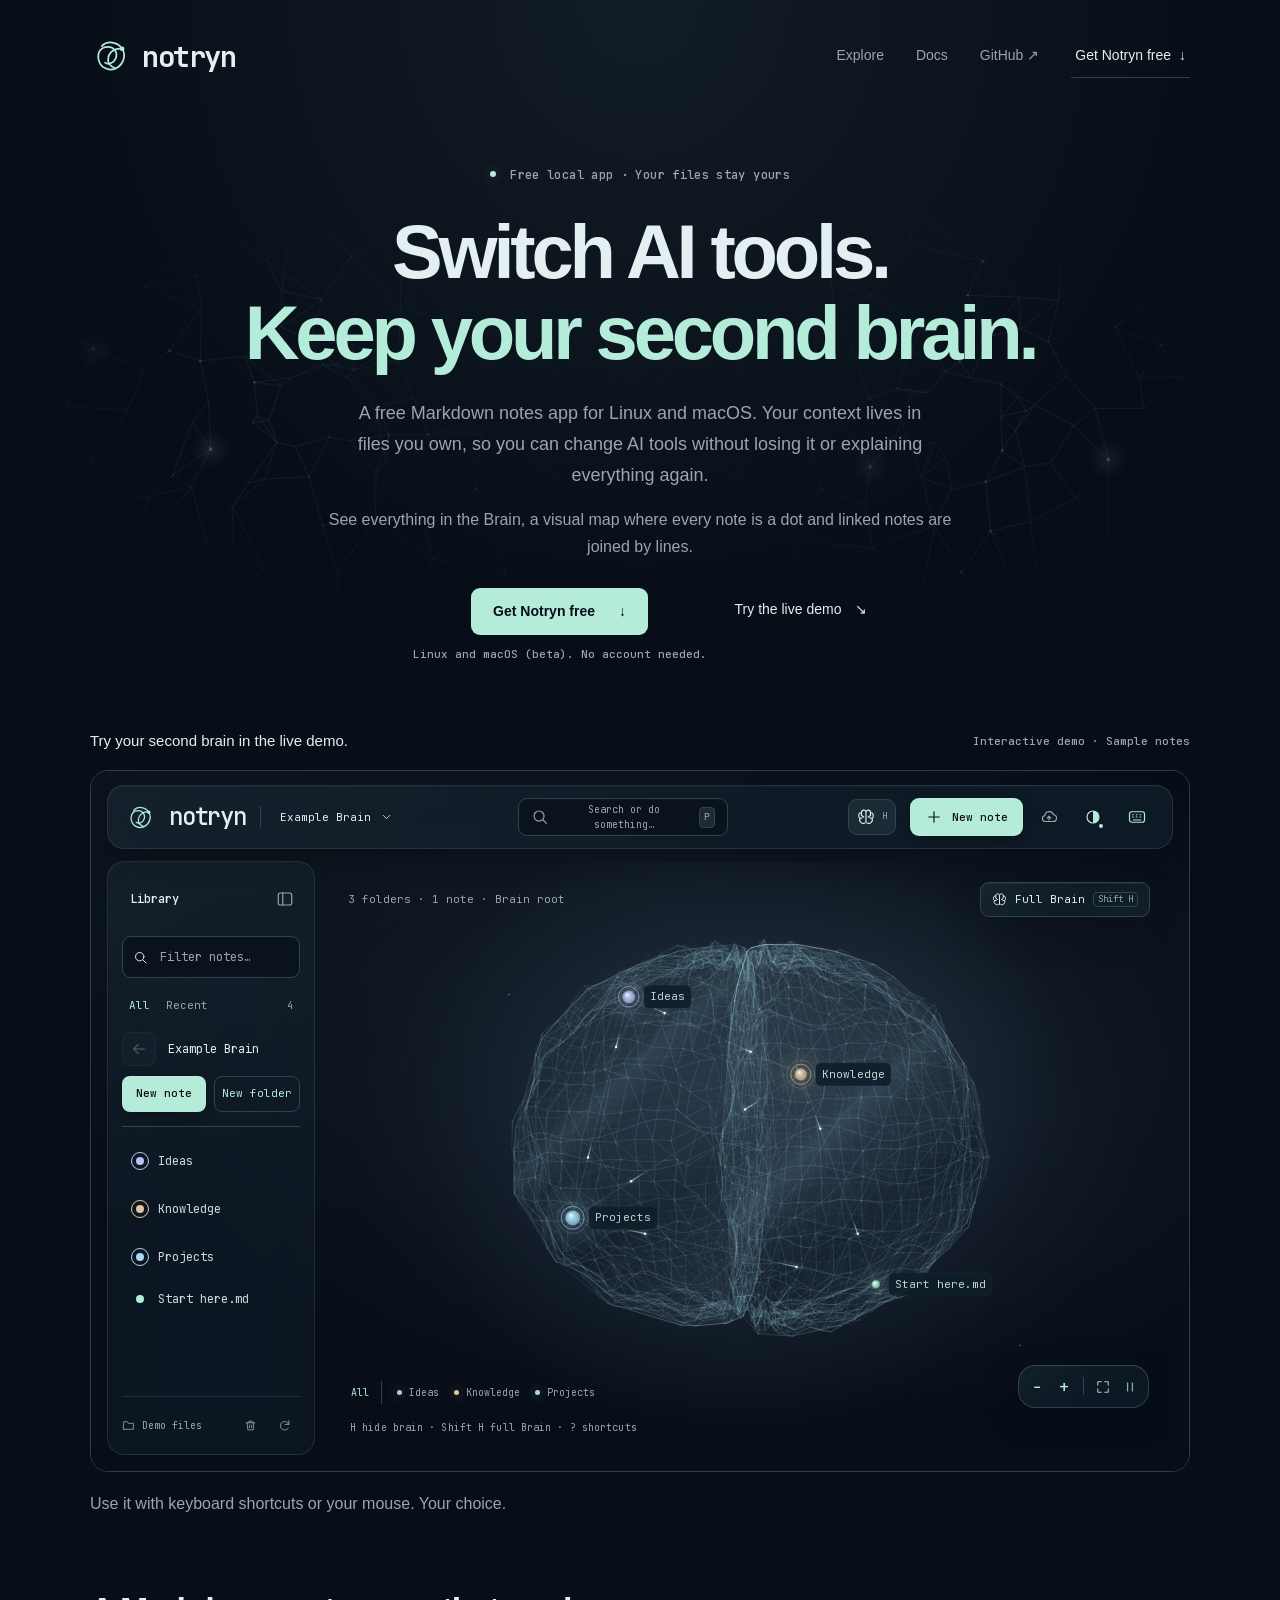
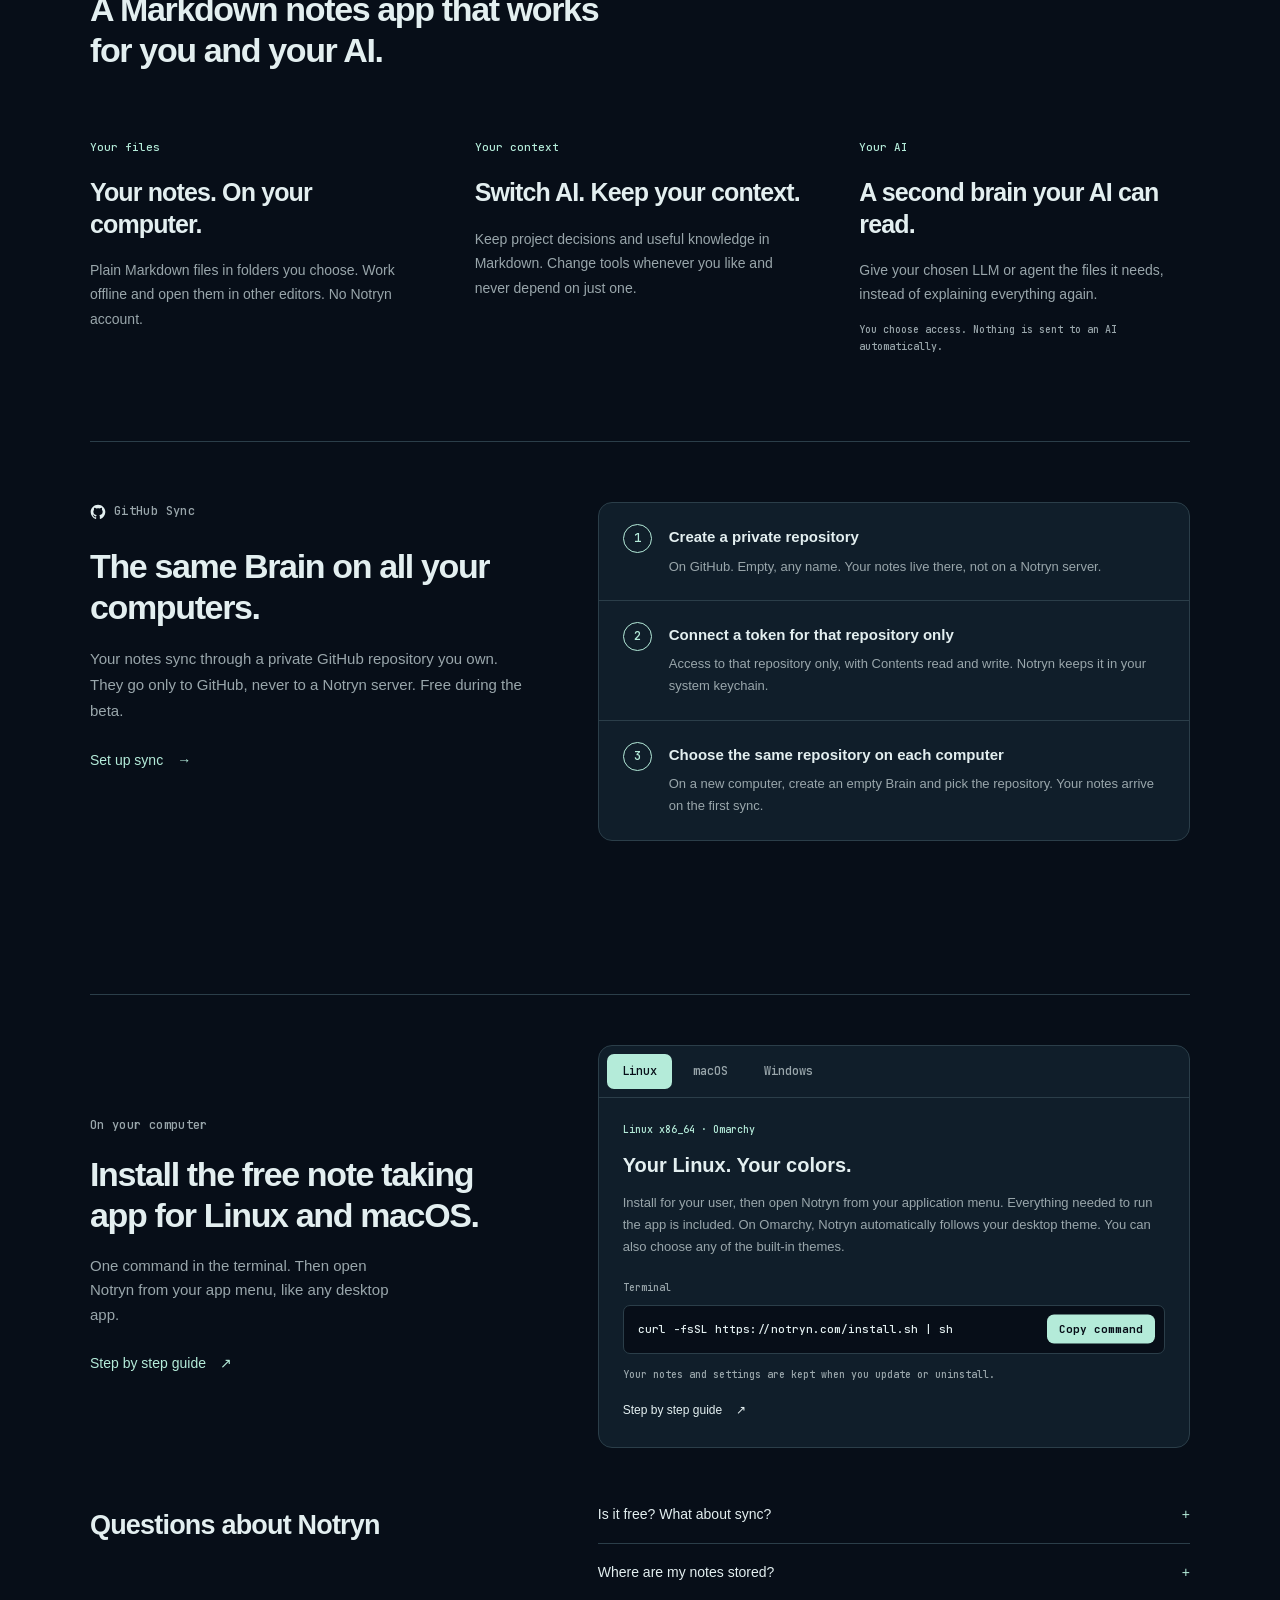
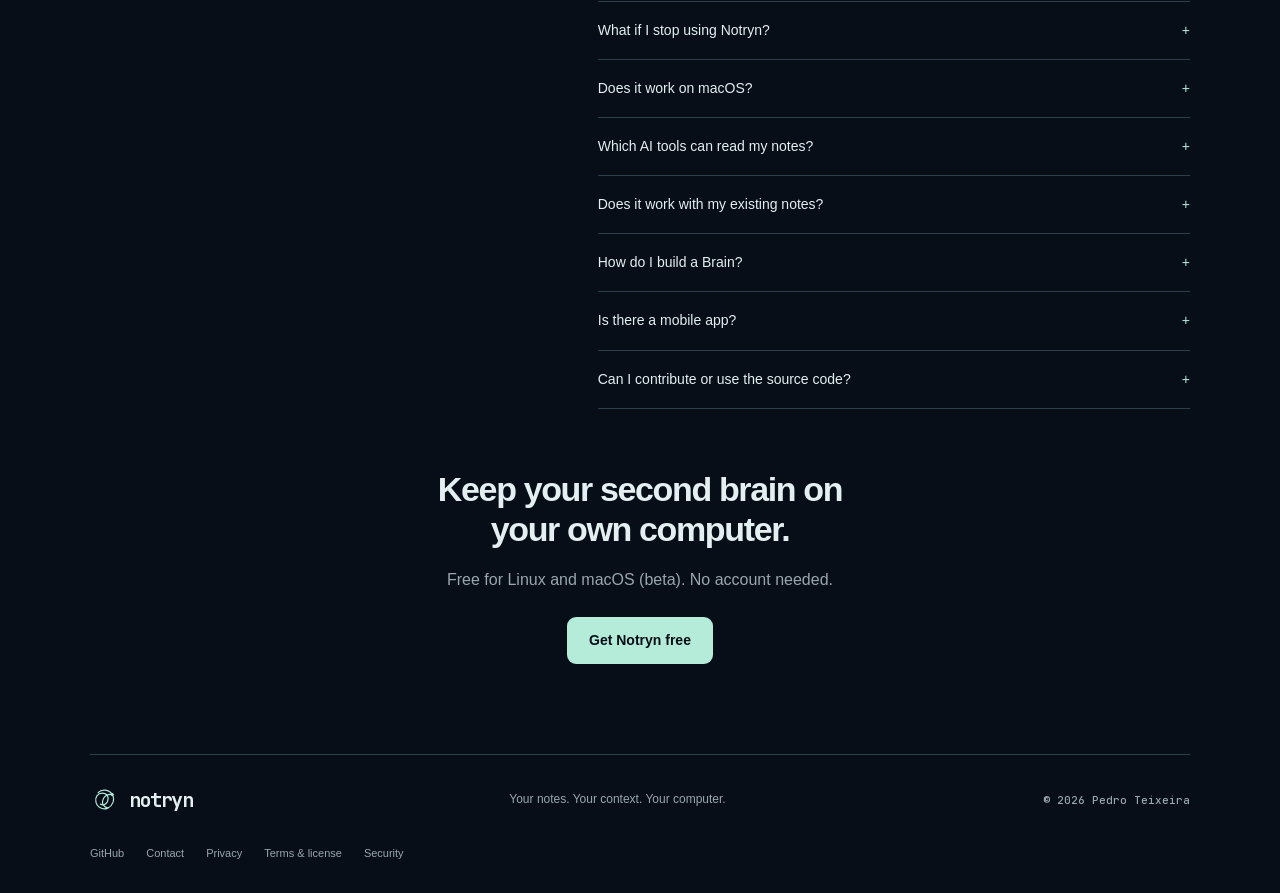
<file: index.html>
<!doctype html>
<html lang="en">
<head>
  <meta charset="utf-8"><meta name="viewport" content="width=device-width,initial-scale=1">
  <meta name="theme-color" content="#070e18">
  <meta name="description" content="Free second brain app for your AI tools. Local Markdown notes on Linux and macOS, a visual Brain map and GitHub sync across all your computers.">
  <title>Notryn: Second Brain App for Your AI | Free Markdown Notes</title>
  <meta property="og:type" content="website"><meta property="og:site_name" content="Notryn"><meta property="og:url" content="https://notryn.com/">
  <meta property="og:title" content="Notryn: Second Brain App for Your AI | Free Markdown Notes"><meta property="og:description" content="Free second brain app for your AI tools. Local Markdown notes on Linux and macOS, a visual Brain map and GitHub sync across all your computers.">
  <meta property="og:image" content="https://notryn.com/assets/notryn-card.png?v=20261003"><meta property="og:image:width" content="1200"><meta property="og:image:height" content="630"><meta property="og:image:alt" content="Notryn: One second brain for all your AI tools."><meta property="og:locale" content="en_US">
  <meta name="twitter:card" content="summary_large_image">
  <meta name="twitter:title" content="Notryn: Second Brain App for Your AI | Free Markdown Notes">
  <meta name="twitter:description" content="Free second brain app for your AI tools. Local Markdown notes on Linux and macOS, a visual Brain map and GitHub sync across all your computers.">
  <meta name="twitter:image" content="https://notryn.com/assets/notryn-card.png?v=20261003">
  <meta name="twitter:image:alt" content="Notryn: One second brain for all your AI tools.">
  <link rel="icon" href="assets/favicon.svg" type="image/svg+xml">
  <script src="assets/runtime/theme-core.js"></script><script src="theme.js"></script>
  <link rel="stylesheet" href="styles.css"><script defer src="page.js"></script>
<script type="application/ld+json">[{"@context": "https://schema.org", "@type": "Organization", "@id": "https://notryn.com/#organization", "name": "Notryn", "url": "https://notryn.com/", "founder": {"@type": "Person", "name": "Pedro Teixeira"}, "sameAs": ["https://github.com/pedromst/notryn"]}, {"@context": "https://schema.org", "@type": "WebSite", "@id": "https://notryn.com/#website", "name": "Notryn", "url": "https://notryn.com/", "inLanguage": "en", "publisher": {"@id": "https://notryn.com/#organization"}}, {"@context": "https://schema.org", "@type": "SoftwareApplication", "@id": "https://notryn.com/#app", "name": "Notryn", "url": "https://notryn.com/", "description": "Free second brain app for your AI tools. Local Markdown notes on Linux and macOS, a visual Brain map and GitHub sync across all your computers.", "applicationCategory": "ProductivityApplication", "applicationSubCategory": "Markdown note taking app", "operatingSystem": "Linux, macOS", "softwareVersion": "0.2.0-beta.14", "downloadUrl": "https://notryn.com/#install", "installUrl": "https://notryn.com/guide.html", "image": "https://notryn.com/assets/notryn-card.png?v=20261003", "screenshot": "https://notryn.com/assets/notryn-card.png?v=20261003", "featureList": ["Local Markdown files you own", "Wiki links and Markdown links between notes", "Brain: a visual map of linked notes", "GitHub Sync through a private repository you own", "Keyboard shortcuts and command menu", "No account needed"], "offers": {"@type": "Offer", "price": "0", "priceCurrency": "USD"}, "author": {"@type": "Person", "name": "Pedro Teixeira"}, "publisher": {"@id": "https://notryn.com/#organization"}}, {"@context": "https://schema.org", "@type": "FAQPage", "mainEntity": [{"@type": "Question", "name": "Is it free? What about sync?", "acceptedAnswer": {"@type": "Answer", "text": "The app itself stays free. To keep a Brain the same on several computers, connect it to a private GitHub repository you own. Your notes go only to GitHub, never to a Notryn server, and no Notryn account is needed. Free during the beta. Later, sync may become an optional paid feature at a low price, with a one-time option."}}, {"@type": "Question", "name": "Where are my notes stored?", "acceptedAnswer": {"@type": "Answer", "text": "On your computer, as Markdown files in the folders you choose. Normal note taking does not send your notes to Notryn or to an AI provider. If you turn on GitHub Sync, they also go to your own private GitHub repository."}}, {"@type": "Question", "name": "What if I stop using Notryn?", "acceptedAnswer": {"@type": "Answer", "text": "Your notes are ordinary Markdown files, so you can open them in other editors. If you uninstall, your notes, connected folders and settings are kept. If you use sync, your notes stay in your GitHub repository."}}, {"@type": "Question", "name": "Does it work on macOS?", "acceptedAnswer": {"@type": "Answer", "text": "Yes, as a beta. The same install command works on Intel and Apple silicon Macs. The beta does not have Apple signing yet, so macOS may block the download. Do not turn off Gatekeeper. A signed Mac release will follow."}}, {"@type": "Question", "name": "Which AI tools can read my notes?", "acceptedAnswer": {"@type": "Answer", "text": "Any AI tool that can read files on your computer. Open your AI in your Brain folder, or tell it where your Brain is. Nothing is sent to an AI automatically, and Notryn has no AI of its own."}}, {"@type": "Question", "name": "Does it work with my existing notes?", "acceptedAnswer": {"@type": "Answer", "text": "Connect a folder of Markdown files. Notryn follows your folders and reads Markdown links and wiki links between notes. Your files stay in their original location."}}, {"@type": "Question", "name": "How do I build a Brain?", "acceptedAnswer": {"@type": "Answer", "text": "Start small. Write one note for each idea, project or person, and link the notes that belong together so they join up in the Brain. Give your AI tools access to the folder, and they can read these notes and, if you allow it, help keep them up to date. For the idea behind it, read Andrej Karpathy's LLM Wiki (https://gist.github.com/karpathy/442a6bf555914893e9891c11519de94f), a short guide to building a personal wiki that AI tools can read and maintain."}}, {"@type": "Question", "name": "Is there a mobile app?", "acceptedAnswer": {"@type": "Answer", "text": "Not yet. A mobile version is in development, with no release date yet. Because your Brains can sync through your own GitHub repository, the same notes will be ready for it. Today Notryn runs on Linux and macOS."}}, {"@type": "Question", "name": "Can I contribute or use the source code?", "acceptedAnswer": {"@type": "Answer", "text": "Visit the Notryn GitHub project for the code, issues and development updates. Contributions are reviewed before merging. The software license and contributor terms define what is permitted."}}]}]</script>
<link rel="canonical" href="https://notryn.com/"></head>
<body>
  <a class="skip-link" href="#main">Skip to content</a>
  <header class="site-header wrap" id="top">
    <a class="brand" href="#top" aria-label="Notryn home"><svg aria-hidden="true" viewBox="0 0 64 64"><use href="#notryn-mark"/></svg><span>notryn</span></a>
    <nav aria-label="Main navigation"><a href="#experience">Explore</a><a href="guide.html">Docs</a><a href="https://github.com/pedromst/notryn">GitHub ↗</a><a class="nav-cta" href="#install">Get Notryn free <span aria-hidden="true">↓</span></a></nav>
  </header>
  <main id="main">
    <!-- Editable copy: hero strings, the sync intro and the FAQ live here as plain text. -->
    <section class="hero wrap">
      <p class="eyebrow"><span class="status-dot"></span> Free local app · Your files stay yours</p>
      <h1>Switch AI tools. <br><em>Keep your second brain.</em></h1>
      <p class="hero-copy">A free Markdown notes app for Linux and macOS. Your context lives in files you own, so you can change AI tools without losing it or explaining everything again.</p>
      <p class="hero-brain">See everything in the Brain, a visual map where every note is a dot and linked notes are joined by lines.</p>
      <div class="hero-actions"><div class="hero-primary"><a class="button" href="#install">Get Notryn free <span aria-hidden="true">↓</span></a><p class="small hero-note">Linux and macOS (beta). No account needed.</p></div><a class="text-link" href="#experience">Try the live demo <span aria-hidden="true">↘</span></a></div>
    </section>

    <section class="experience wrap" id="experience" aria-labelledby="demo-title">
      <div class="experience-heading"><h2 id="demo-title">Try your second brain in the live demo.</h2><span class="small">Interactive demo · Sample notes</span></div>
      <div class="demo-frame"><iframe class="brain-demo" src="demo/index.html" title="Notryn app: interactive sample workspace" loading="lazy"></iframe></div>
      <p class="demo-note">Use it with keyboard shortcuts or your mouse. Your choice.</p>
      <noscript><p>Enable JavaScript to explore the sample Brain.</p></noscript>
    </section>

    <section class="benefits wrap" id="your-files" aria-labelledby="benefits-title">
      <h2 id="benefits-title">A Markdown notes app that works for you and your AI.</h2>
      <article><span class="benefit-mark">Your files</span><h3>Your notes. On your computer.</h3><p>Plain Markdown files in folders you choose. Work offline and open them in other editors. No Notryn account.</p></article>
      <article><span class="benefit-mark">Your context</span><h3>Switch AI. Keep your context.</h3><p>Keep project decisions and useful knowledge in Markdown. Change tools whenever you like and never depend on just one.</p></article>
      <article><span class="benefit-mark">Your AI</span><h3>A second brain your AI can read.</h3><p>Give your chosen LLM or agent the files it needs, instead of explaining everything again.</p><p class="small">You choose access. Nothing is sent to an AI automatically.</p></article>
    </section>

    <section class="sync-section wrap" id="sync" aria-labelledby="sync-title"><div class="sync-intro"><p class="eyebrow sync-kicker"><!-- Primer Octicons mark-github, MIT. Shape unchanged. --><svg class="github-mark" role="img" aria-label="GitHub" viewBox="0 0 24 24" width="16" height="16"><path fill="currentColor" d="M12 1C5.923 1 1 5.923 1 12c0 4.867 3.149 8.979 7.521 10.436.55.096.756-.233.756-.522 0-.262-.013-1.128-.013-2.049-2.764.509-3.479-.674-3.699-1.292-.124-.317-.66-1.293-1.127-1.554-.385-.207-.936-.715-.014-.729.866-.014 1.485.797 1.691 1.128.99 1.663 2.571 1.196 3.204.907.096-.715.385-1.196.701-1.471-2.448-.275-5.005-1.224-5.005-5.432 0-1.196.426-2.186 1.128-2.956-.111-.275-.496-1.402.11-2.915 0 0 .921-.288 3.024 1.128a10.193 10.193 0 0 1 2.75-.371c.936 0 1.871.123 2.75.371 2.104-1.43 3.025-1.128 3.025-1.128.605 1.513.221 2.64.111 2.915.701.77 1.127 1.747 1.127 2.956 0 4.222-2.571 5.157-5.019 5.432.399.344.743 1.004.743 2.035 0 1.471-.014 2.654-.014 3.025 0 .289.206.632.756.522C19.851 20.979 23 16.854 23 12c0-6.077-4.922-11-11-11Z"/></svg> GitHub Sync</p><h2 id="sync-title">The same Brain on all your computers.</h2><p>Your notes sync through a private GitHub repository you own. They go only to GitHub, never to a Notryn server. Free during the beta.</p><a class="text-link" href="sync.html">Set up sync <span>→</span></a></div><ol class="sync-steps"><li><strong>Create a private repository</strong><span>On GitHub. Empty, any name. Your notes live there, not on a Notryn server.</span></li><li><strong>Connect a token for that repository only</strong><span>Access to that repository only, with Contents read and write. Notryn keeps it in your system keychain.</span></li><li><strong>Choose the same repository on each computer</strong><span>On a new computer, create an empty Brain and pick the repository. Your notes arrive on the first sync.</span></li></ol></section>

    <section class="install-section wrap" id="install" aria-labelledby="install-title">
      <div class="install-intro"><p class="eyebrow">On your computer</p><h2 id="install-title">Install the free note taking app for Linux and macOS.</h2><p>One command in the terminal. Then open Notryn from your app menu, like any desktop app.</p><a class="text-link" href="guide.html">Step by step guide <span aria-hidden="true">↗</span></a></div>
      <div class="install-card">
        <div class="platform-tabs" role="group" aria-label="Choose your operating system"><button data-platform="linux" aria-pressed="true">Linux</button><button data-platform="macos" aria-pressed="false">macOS</button><button data-platform="windows" aria-pressed="false">Windows</button></div>
        <div class="install-body" aria-live="polite"><p class="status-label" id="install-status">Linux x86_64 · Omarchy</p><h3 id="platform-title">Your Linux. Your colors.</h3><p id="platform-description">Install for your user, then open Notryn from your application menu. Everything needed to run the app is included. On Omarchy, Notryn automatically follows your desktop theme. You can also choose any of the built-in themes.</p><div id="command-area"><div class="code-heading"><span>Terminal</span></div><div class="command-box"><pre tabindex="0" aria-label="Installation command"><code id="install-command">curl -fsSL https://notryn.com/install.sh | sh</code></pre><button id="copy-install" class="copy-command" type="button">Copy command</button></div><p class="small" id="platform-note">Your notes and settings are kept when you update or uninstall.</p></div><a class="text-link" href="guide.html#linux" id="platform-guide">Step by step guide <span aria-hidden="true">↗</span></a></div>
      </div>
    </section>

    <section class="questions wrap" aria-labelledby="questions-title"><h2 id="questions-title">Questions about Notryn</h2><div>
      <details><summary>Is it free? What about sync?</summary><p>The app itself stays free. To keep a Brain the same on several computers, connect it to a private GitHub repository you own. Your notes go only to GitHub, never to a Notryn server, and no Notryn account is needed. Free during the beta. Later, sync may become an optional paid feature at a low price, with a one-time option. <a href="sync.html">How to set it up</a>.</p></details>
      <details><summary>Where are my notes stored?</summary><p>On your computer, as Markdown files in the folders you choose. Normal note taking does not send your notes to Notryn or to an AI provider. If you turn on GitHub Sync, they also go to your own private GitHub repository.</p></details>
      <details><summary>What if I stop using Notryn?</summary><p>Your notes are ordinary Markdown files, so you can open them in other editors. If you uninstall, your notes, connected folders and settings are kept. If you use sync, your notes stay in your GitHub repository.</p></details>
      <details><summary>Does it work on macOS?</summary><p>Yes, as a beta. The same install command works on Intel and Apple silicon Macs. The beta does not have Apple signing yet, so macOS may block the download. Do not turn off Gatekeeper. A signed Mac release will follow.</p></details>
      <details><summary>Which AI tools can read my notes?</summary><p>Any AI tool that can read files on your computer. Open your AI in your Brain folder, or tell it where your Brain is. Nothing is sent to an AI automatically, and Notryn has no AI of its own.</p></details>
      <details><summary>Does it work with my existing notes?</summary><p>Connect a folder of Markdown files. Notryn follows your folders and reads Markdown links and wiki links between notes. Your files stay in their original location.</p></details>
      <details><summary>How do I build a Brain?</summary><p>Start small. Write one note for each idea, project or person, and link the notes that belong together so they join up in the Brain. Give your AI tools access to the folder, and they can read these notes and, if you allow it, help keep them up to date. For the idea behind it, read Andrej Karpathy's <a href="https://gist.github.com/karpathy/442a6bf555914893e9891c11519de94f" target="_blank" rel="noopener">LLM Wiki</a>, a short guide to building a personal wiki that AI tools can read and maintain.</p></details>
      <details><summary>Is there a mobile app?</summary><p>Not yet. A mobile version is in development, with no release date yet. Because your Brains can sync through your own GitHub repository, the same notes will be ready for it. Today Notryn runs on Linux and macOS.</p></details>
      <details><summary>Can I contribute or use the source code?</summary><p>Visit the <a href="https://github.com/pedromst/notryn">Notryn GitHub project</a> for the code, issues and development updates. Contributions are reviewed before merging. The <a href="terms.html">software license and contributor terms</a> define what is permitted.</p></details>
    </div></section>

    <section class="closing wrap" aria-labelledby="closing-title">
      <h2 id="closing-title">Keep your second brain on your own computer.</h2>
      <p>Free for Linux and macOS (beta). No account needed.</p>
      <a class="button" href="#install">Get Notryn free</a>
    </section>
  </main>
  <footer class="wrap"><a class="brand" href="#top"><svg aria-hidden="true" viewBox="0 0 64 64"><use href="#notryn-mark"/></svg><span>notryn</span></a><p>Your notes. Your context. Your computer.</p><span class="small">© 2026 Pedro Teixeira</span><nav class="footer-links" aria-label="Project and policies"><a href="https://github.com/pedromst/notryn">GitHub</a><a href="contact.html">Contact</a><a href="privacy.html">Privacy</a><a href="terms.html">Terms &amp; license</a><a href="security.html">Security</a></nav></footer>
  <svg class="svg-defs" aria-hidden="true"><symbol id="notryn-mark" viewBox="0 0 64 64"><g fill="none" stroke="currentColor" stroke-width="2.65" stroke-linecap="round" stroke-linejoin="round"><path d="M18 17C26 8 42 10 49 21C56 32 50 46 39 51C28 56 15 49 13 37C11 26 17 18 27 18C37 18 43 27 39 36C36 43 28 46 23 42"/><path d="M49 21C40 19 30 25 28 34C26 42 31 48 39 51"/></g><circle cx="49" cy="21" r="3.5" fill="currentColor"/></symbol></svg>
</body>
</html>
</file>
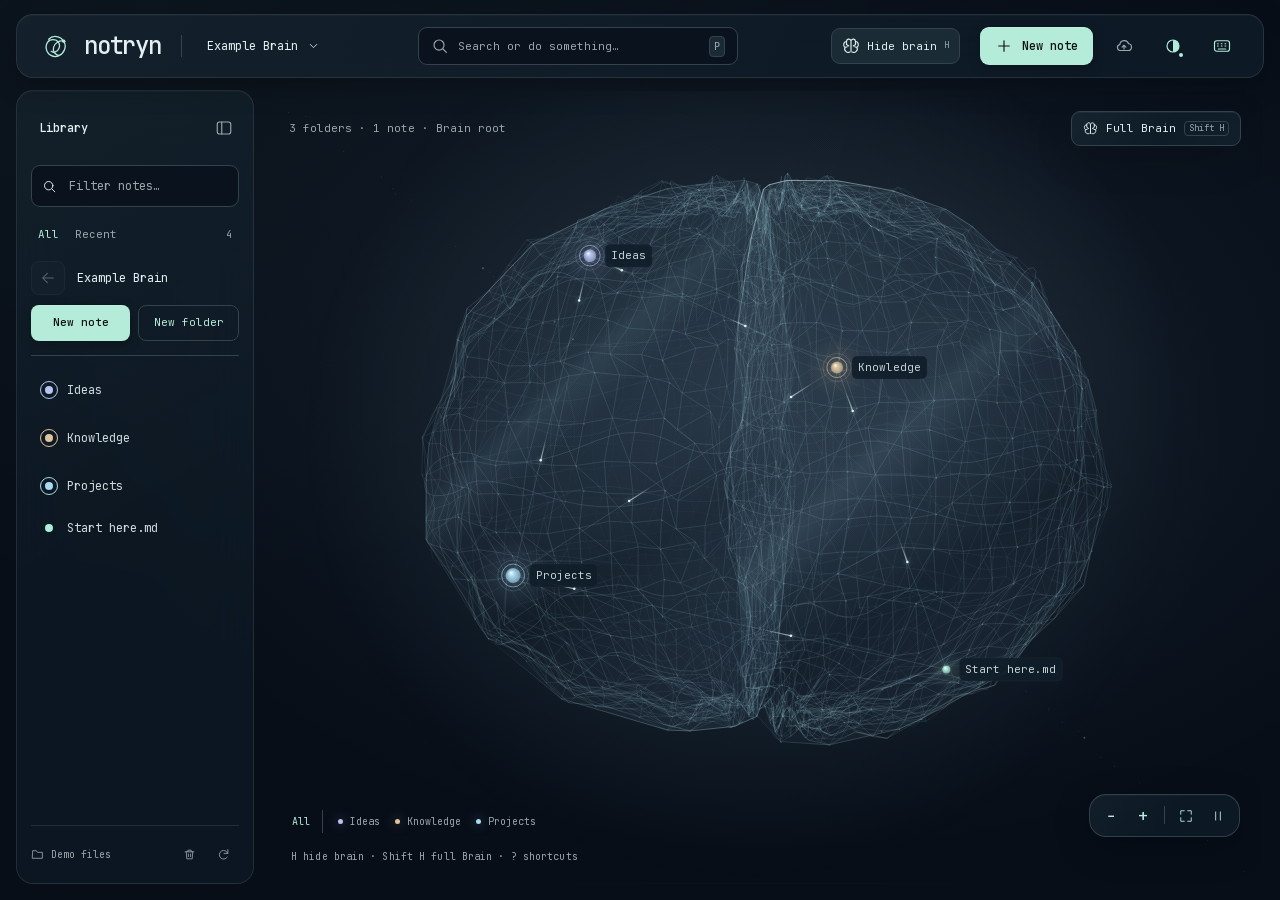
<file: demo/index.html>
<!doctype html><html lang="en"><head><meta charset="utf-8"><meta name="viewport" content="width=device-width,initial-scale=1,viewport-fit=cover"><meta name="theme-color" content="#080e12"><title>notryn demo · sample notes</title><meta name="robots" content="noindex,nofollow"><script src="../demo-seed.js"></script><script src="../demo-api.js"></script><link rel="icon" href="favicon.svg" type="image/svg+xml"><script src="theme-core.js"></script><link rel="stylesheet" href="style.css"><link rel="stylesheet" href="glass.css"><link rel="stylesheet" href="themes.css"><link rel="stylesheet" href="editor.css"><link rel="stylesheet" href="moves.css"><link rel="stylesheet" href="removals.css"><link rel="stylesheet" href="brains.css"><link rel="stylesheet" href="notebook.css"><link rel="stylesheet" href="brand.css"><link rel="stylesheet" href="sync.css"><script defer src="keyboard.js"></script><script defer src="links.js"></script><script defer src="hierarchy.js"></script><script defer src="graph.js"></script><script defer src="vendor/editor.js"></script><script defer src="app.js"></script><script defer src="moves.js"></script><script defer src="removals.js"></script><script defer src="folders.js"></script><script defer src="themes.js"></script><script defer src="sync.js"></script></head>
<body data-mobile="map">
<header class="topbar">
 <button class="brand" id="home-button" aria-label="Home"><svg class="logo" aria-hidden="true" viewBox="0 0 64 64"><path d="M18 17C26 8 42 10 49 21C56 32 50 46 39 51C28 56 15 49 13 37C11 26 17 18 27 18C37 18 43 27 39 36C36 43 28 46 23 42"/><path d="M49 21C40 19 30 25 28 34C26 42 31 48 39 51"/><circle cx="49" cy="21" r="3.5"/></svg><span>notryn</span></button>
 <span class="top-separator"></span><button id="brain-picker" class="brain-picker" aria-label="Choose a Brain"><span id="brain-name">Your Brains</span><svg class="icon"><use href="icons.svg#down"/></svg></button>
 <button id="open-command" class="global-search" aria-label="Search notes and commands"><svg class="icon"><use href="icons.svg#search"/></svg><span>Search or do something…</span><kbd class="mod">P</kbd></button>
 <button id="toggle-brain" class="secondary brain-visibility" aria-label="Hide brain" aria-pressed="true" title="Hide brain (H)"><svg class="icon"><use href="icons.svg#brain"/></svg><span>Hide brain</span><kbd>H</kbd></button>
 <div class="top-actions"><button id="new-note" class="primary" title="New note"><svg class="icon"><use href="icons.svg#plus"/></svg><span>New note</span></button><button id="open-sync" class="icon-button sync-button" aria-label="GitHub Sync" title="Sync across computers with GitHub" data-sync="off"><svg class="icon sync-fill" aria-hidden="true"><use href="icons.svg#cloud-solid"/></svg><svg class="icon"><use href="icons.svg#cloud"/></svg><span class="sync-dot" aria-hidden="true"></span></button><button id="open-themes" class="icon-button" aria-label="Themes" title="Themes"><svg class="icon"><use href="icons.svg#theme"/></svg></button><button id="open-shortcuts" class="icon-button" aria-label="Commands and shortcuts" title="Commands and shortcuts"><svg class="icon"><use href="icons.svg#keyboard"/></svg></button><div class="top-more"><button id="topbar-more" class="icon-button" type="button" aria-label="More actions" aria-haspopup="menu" aria-expanded="false" aria-controls="topbar-menu"><span aria-hidden="true">⋯</span></button><div id="topbar-menu" class="topbar-menu" role="menu" hidden><button type="button" role="menuitem" id="menu-shortcuts"><svg class="icon" aria-hidden="true"><use href="icons.svg#keyboard"/></svg>Commands and shortcuts</button></div></div></div>
</header>
<div class="workspace">
 <aside class="library" id="library"><div class="library-top"><span>Library</span><button id="sidebar-close" class="icon-button" aria-label="Collapse library"><svg class="icon"><use href="icons.svg#sidebar"/></svg></button></div>
  <label class="local-search"><svg class="icon"><use href="icons.svg#search"/></svg><input id="search" placeholder="Filter notes…" aria-label="Filter notes" type="search"></label>
  <div class="library-tabs"><button id="all-notes" class="active" title="All notes in this folder">All</button><button id="recent-notes">Recent</button><span id="note-total">0</span></div>
  <div id="library-toolbar" class="library-toolbar" hidden>
   <div class="library-location"><button id="library-back" class="folder-back icon-button" aria-label="Back to parent folder" aria-keyshortcuts="U" disabled><svg class="icon"><use href="icons.svg#arrow"/></svg></button><span id="library-location-name" tabindex="-1" aria-live="polite"></span></div>
   <div class="library-create" role="group" aria-label="Create in this folder"><button id="library-new-note" class="primary" aria-keyshortcuts="N">New note</button><button id="new-folder" class="secondary" aria-keyshortcuts="Shift+N">New folder</button></div>
  </div>
  <div id="file-tree" class="file-tree" aria-label="Folders and notes"></div>
  <p id="library-drop-hint" class="library-drop-hint" role="status" hidden></p>
  <div class="library-bottom"><span id="access-state"></span><div><button id="open-removed" class="icon-button" aria-label="Removed items" title="Removed items"><svg class="icon"><use href="icons.svg#trash"/></svg></button><button id="refresh" class="icon-button" aria-label="Refresh notes" title="Refresh"><svg class="icon"><use href="icons.svg#refresh"/></svg></button></div></div>
 </aside>
 <main class="universe">
  <canvas id="graph" tabindex="0" aria-describedby="graph-keyboard-help" aria-label="Interactive Brain of folders and notes. Drag to rotate; scroll to zoom. The same items are available in the library."></canvas><span id="graph-keyboard-help" class="sr-only">Arrow keys rotate. Plus and minus zoom. Zero resets the view. Space pauses. J and K browse items; Enter opens a folder or note. Tab leaves the Brain.</span><output id="graph-status" class="graph-keyboard-status" aria-live="polite" hidden></output>
  <div class="universe-top"><div><button id="sidebar-open" class="icon-button" aria-label="Show library"><svg class="icon"><use href="icons.svg#sidebar"/></svg></button><span id="graph-summary">Your space to think</span></div><button id="full-brain" class="secondary" aria-label="Show Brain root" title="Return to the Brain root and center it (Shift H)" disabled><svg class="icon"><use href="icons.svg#brain"/></svg><span>Full Brain</span><kbd>Shift H</kbd></button></div>
  <div id="welcome" class="welcome"><svg class="welcome-symbol" aria-hidden="true" viewBox="0 0 64 64"><path d="M18 17C26 8 42 10 49 21C56 32 50 46 39 51C28 56 15 49 13 37C11 26 17 18 27 18C37 18 43 27 39 36C36 43 28 46 23 42"/><path d="M49 21C40 19 30 25 28 34C26 42 31 48 39 51"/><circle cx="49" cy="21" r="3.5"/></svg><h1>Space for<br>what comes next.</h1><p>Your notes. Your connections.<br>A place to think.</p><div><button class="primary large" id="welcome-create">Create a Brain <span>↗</span></button><button class="secondary large" id="welcome-open">Open a folder</button></div><button id="welcome-sync" class="welcome-sync"><svg class="icon"><use href="icons.svg#cloud"/></svg>Using Notryn on another computer? Sync your Brain with GitHub</button></div>
  <div id="empty-brain" class="empty-brain" hidden><h2>One idea is a beginning.</h2><p>Create your first note. Connections follow.</p><button id="empty-create" class="primary">Create note <span>+</span></button></div>
  <div class="universe-bottom"><div id="legend" class="legend"></div><div class="graph-tools"><button id="zoom-out" aria-label="Zoom out">−</button><button id="zoom-in" aria-label="Zoom in">+</button><span></span><button id="fit" aria-label="Center brain" title="Center brain (0). Use Full Brain to clear filters."><svg class="icon"><use href="icons.svg#expand"/></svg></button><button id="motion" aria-label="Pause motion" title="Motion"><svg class="icon"><use href="icons.svg#pause"/></svg></button></div></div>
  <span id="graph-hint" class="graph-hint">H hide brain · Shift H full Brain · ? shortcuts</span>
 </main>
 <section id="notebook-empty" class="notebook-empty" aria-label="Notes workspace"><svg class="icon"><use href="icons.svg#note"/></svg><h1>Your notes</h1><p>Choose a note from the library, or start a new one.</p><div><button id="notebook-create" class="primary">New note</button><button id="notebook-show-brain" class="secondary">Show brain</button></div><p class="notebook-keys">Q search notes · N new note · H show brain · ? shortcuts</p></section>
 <section id="document" class="document" hidden aria-label="Open note"><div class="document-toolbar"><button id="doc-close" class="icon-button" aria-label="Close note"><svg class="icon"><use href="icons.svg#close"/></svg></button><span id="doc-folder"></span><div><button id="swap-layout" class="icon-button desktop-layout-control" aria-label="Swap note and brain"><svg class="icon"><use href="icons.svg#swap"/></svg></button><button id="focus-note" class="icon-button desktop-layout-control" aria-label="Focus note" aria-pressed="false"><svg class="icon"><use href="icons.svg#expand"/></svg></button><button id="edit-toggle" class="secondary"><svg class="icon"><use href="icons.svg#edit"/></svg>Edit</button><button id="save-note" class="primary" hidden>Save</button></div></div>
  <div id="document-read" class="document-read" tabindex="0" aria-label="Note content"></div><div id="editor-wrap" class="editor-wrap" hidden>
   <div class="editor-label"><div class="editor-modes" role="group" aria-label="Writing mode"><button id="visual-mode" aria-pressed="true">Write</button><button id="source-mode" aria-pressed="false">Markdown</button></div><button id="format-note" aria-expanded="false" aria-controls="format-toolbar">Format</button><span id="save-status" role="status">No changes</span></div>
   <div id="rich-editor" class="rich-editor" hidden></div><textarea aria-describedby="writing-shortcut-help" id="editor" aria-label="Edit Markdown" spellcheck="false" autocapitalize="off" autocomplete="off" hidden></textarea>
   <div id="editor-preview" tabindex="0" aria-label="Note preview" hidden></div><div class="editor-bottom"><span id="word-count"></span><button id="preview-toggle">Preview</button></div>
  </div><div id="document-error" class="inline-error" role="alert" hidden></div>
 </section>
</div>
<nav class="mobile-nav" aria-label="Navigation"><button data-mobile="map" class="active"><svg class="icon"><use href="icons.svg#graph"/></svg>Brain</button><button data-mobile="notes"><svg class="icon"><use href="icons.svg#note"/></svg>Notes</button></nav>
<dialog id="sync-dialog" class="form-dialog" aria-labelledby="sync-title"><div class="dialog-heading"><div><h2 id="sync-title">Sync with GitHub</h2><p>Keep a Brain the same on every computer. Notes go to a private GitHub repository you own, never to Notryn.</p></div><button class="icon-button" data-close aria-label="Close GitHub Sync"><svg class="icon"><use href="icons.svg#close"/></svg></button></div>
 <div id="sync-body">
 <section id="sync-locked" class="sync-locked" hidden><div><strong>Unlock GitHub Sync</strong><p id="sync-locked-text">GitHub Sync is a paid feature. Choose a plan, then paste the license key you receive by email.</p></div><div id="sync-plans" class="sync-plans"></div><form id="sync-license-form" class="sync-inline"><input id="sync-license" aria-label="License key" placeholder="NTRN1…" autocomplete="off" spellcheck="false"><button class="secondary" id="sync-license-submit">Activate</button></form></section>
 <p id="sync-git" class="sync-notice" role="status" hidden></p>
 <section class="sync-step" id="sync-account-step"><div class="sync-step-head"><span class="sync-number">1</span><div><strong>Connect your GitHub account</strong><small id="sync-account-state">Needed once on each computer.</small></div></div>
  <form id="sync-account-form"><p class="sync-question">Where will your notes live on GitHub? Choose one:</p><div class="sync-options-pick"><div class="sync-pick"><span class="sync-pick-label">Option 1 · Starting fresh</span><a href="https://github.com/new?name=notryn-brain&amp;visibility=private&amp;description=My%20Notryn%20Brain" target="_blank" rel="noopener noreferrer">Create a private repository<svg class="icon"><use href="icons.svg#external"/></svg></a><small>Any name. Leave it empty, without a README.</small></div><div class="sync-pick"><span class="sync-pick-label">Option 2 · Already on GitHub</span><strong>Use the repository you have</strong><small>Notes already on GitHub or set up on another computer. Nothing to create.</small></div></div>
  <ol class="sync-guide"><li><a href="https://github.com/settings/personal-access-tokens/new?name=Notryn%20Sync&amp;description=Lets%20Notryn%20sync%20my%20Brain&amp;expires_in=365&amp;contents=write" target="_blank" rel="noopener noreferrer">Create a fine-grained token<svg class="icon"><use href="icons.svg#external"/></svg></a><span>Repository access: <b>Only select repositories</b> → the repository from option 1 or 2. Permission: <b>Contents · Read and write</b>. Nothing else.</span></li><li><span class="sync-guide-title">Paste the token</span><span id="sync-storage">It is stored in this computer's secure credential store and only sent to GitHub.</span></li></ol>
  <label class="sync-inline"><input id="sync-token" type="password" aria-label="GitHub access token" placeholder="github_pat_…" autocomplete="off" spellcheck="false" maxlength="300"><button id="sync-connect" class="primary">Connect</button></label></form>
  <div id="sync-account-done" class="sync-account" hidden><svg class="icon"><use href="icons.svg#lock"/></svg><span id="sync-login"></span><button id="sync-disconnect" class="secondary">Disconnect</button></div></section>
 <section class="sync-step" id="sync-brain-step"><div class="sync-step-head"><span class="sync-number">2</span><div><strong id="sync-brain-title">Choose the repository</strong><small id="sync-brain-state">Use the same repository on every computer.</small></div></div>
  <div id="sync-no-brain" class="sync-notice" hidden><span>Create or open a Brain first. On a new computer, create an empty Brain and choose your existing repository: your notes arrive on the first sync.</span><button id="sync-create-brain" class="secondary">Create a Brain</button></div>
  <form id="sync-brain-form"><label>Repository · new or already on GitHub<input id="sync-repo" placeholder="your-name/repository-name" autocomplete="off" spellcheck="false" maxlength="200"></label>
   <div class="sync-options"><label>Sync automatically<select id="sync-interval"><option value="0">Only when I ask</option><option value="5">Every 5 minutes</option><option value="10">Every 10 minutes</option><option value="15">Every 15 minutes</option><option value="30">Every 30 minutes</option><option value="60">Every hour</option></select></label><label class="sync-check"><input id="sync-on-open" type="checkbox" checked><span>Sync when Notryn opens</span></label></div>
   <label id="sync-public-wrap" class="sync-check sync-public" hidden><input id="sync-public" type="checkbox"><span>This repository is <b>public</b>. I understand anyone can read these notes.</span></label>
   <p class="form-help">If two computers change the same note, Notryn keeps this computer's version and saves the other as a “GitHub copy” next to it. Nothing is lost.</p></form>
  <div id="sync-status" class="sync-status" hidden><div><span id="sync-status-dot" class="sync-dot" aria-hidden="true"></span><span id="sync-status-text" role="status"></span></div><button id="sync-stop" class="secondary">Stop syncing</button></div></section>
 <p id="sync-error" class="form-error" role="alert" hidden></p>
 </div>
 <div class="dialog-actions"><button class="secondary" type="button" data-close>Close</button><button id="sync-save" class="primary">Start syncing</button></div></dialog>
<dialog id="theme-dialog" aria-labelledby="theme-title"><div class="dialog-heading theme-heading"><div><h2 id="theme-title">Make space your own.</h2><p>Same thoughts. A different atmosphere.</p></div><button class="icon-button" data-close aria-label="Close themes"><svg class="icon"><use href="icons.svg#close"/></svg></button></div><div id="theme-list" role="listbox" tabindex="0" aria-label="Themes" aria-describedby="theme-status"></div><div class="theme-footer"><p id="theme-status" role="status"></p><div class="theme-keys"><span><kbd>↑ ↓</kbd> choose</span><span><kbd>Enter</kbd> apply</span><span><kbd>Esc</kbd> cancel</span></div></div></dialog>
<dialog id="command-dialog" class="command-dialog"><div class="command-search"><svg class="icon"><use href="icons.svg#search"/></svg><input id="command-input" aria-label="Search notes and commands" placeholder="A note, an action, an idea…" autocomplete="off"><button class="key-close" data-close>esc</button></div><div id="commands" class="commands" role="listbox" aria-label="Results"></div><div class="command-footer"><span>↑ ↓ navigate</span><span>↵ open</span><span>esc close</span></div></dialog>
<dialog id="brains-dialog" class="form-dialog brain-hub" aria-labelledby="brains-title"><div class="dialog-heading brain-hub-heading"><div><h2 id="brains-title">Your Brains</h2><p>Choose a space or begin a new one.</p></div><button class="icon-button" data-close aria-label="Close"><svg class="icon"><use href="icons.svg#close"/></svg></button></div><div id="brain-actions" class="brain-actions"><button id="add-new-brain" class="brain-action"><span class="brain-action-symbol"><svg class="icon"><use href="icons.svg#brain"/></svg></span><span><strong>Create a Brain</strong><small>Start with a new local folder.</small></span><kbd>C</kbd></button><button id="add-existing-brain" class="brain-action"><span class="brain-action-symbol"><svg class="icon"><use href="icons.svg#folder"/></svg></span><span><strong>Open a folder</strong><small>Connect Markdown files you already have.</small></span><kbd>O</kbd></button></div><p id="brains-preview-note" class="brain-preview-note" hidden><svg class="icon"><use href="icons.svg#lock"/></svg><span>This private preview is read-only. Create and manage Brains in the local app.</span></p><button id="brains-sync" class="brains-sync"><span class="brain-action-symbol"><svg class="icon"><use href="icons.svg#cloud"/></svg></span><span><strong>Use your Brains on every computer</strong><small id="brains-sync-detail">Sync with a private GitHub repository you own.</small></span><svg class="icon"><use href="icons.svg#chevron"/></svg></button><div class="brain-list-heading"><span>Connected Brains</span><span id="brain-count"></span></div><div id="brain-list"></div><button id="brains-removed" class="brains-recovery"><svg class="icon"><use href="icons.svg#trash"/></svg>Removed items</button></dialog>
<dialog id="brain-form-dialog" class="form-dialog"><form id="brain-form"><div class="dialog-heading"><h2 id="brain-form-title">Create a Brain</h2><button class="icon-button" type="button" data-close aria-label="Close"><svg class="icon"><use href="icons.svg#close"/></svg></button></div><label>Name<input id="brain-form-name" required maxlength="80" placeholder="Ideas, projects, life…" autocomplete="off"></label><label><span id="brain-form-path-label">Create inside</span><span class="path-field"><input id="brain-form-path" required placeholder="Choose where to save this Brain…" autocomplete="off" maxlength="32768"><button id="browse-folders" type="button" class="secondary path-browse" aria-label="Choose a location" title="Choose a location"><svg class="icon"><use href="icons.svg#folder"/></svg><span>Choose</span></button></span></label><p id="brain-form-destination" class="brain-destination" aria-live="polite" hidden><span>Brain folder</span><code></code></p><div id="connect-access" hidden><label>Access<select id="brain-form-access"><option value="read">Read-only</option><option value="write">Read and write</option></select></label></div><p id="brain-form-help" class="form-help">Choose where this folder will live. Your notes stay there.</p><p class="form-error" role="alert" hidden></p><div class="dialog-actions"><button class="secondary" type="button" data-close>Cancel</button><button class="primary" id="brain-submit" disabled>Create Brain</button></div></form></dialog>
<dialog id="brain-access-dialog" class="form-dialog" aria-labelledby="brain-access-title"><form id="brain-access-form"><div class="dialog-heading"><div><h2 id="brain-access-title">Brain access</h2><p id="brain-access-name"></p></div><button id="brain-access-close" class="icon-button" type="button" aria-label="Close"><svg class="icon"><use href="icons.svg#close"/></svg></button></div><div class="brain-access-location"><span>Folder on this device</span><code id="brain-access-path"></code></div><fieldset class="brain-access-options"><legend>Choose access</legend><label><input type="radio" name="brain-access" value="read"><span><strong>Read-only</strong><small>View notes and connections without changing files.</small></span></label><label><input type="radio" name="brain-access" value="write"><span><strong>Read and write</strong><small>Create, edit, move and remove Markdown files.</small></span></label></fieldset><p id="brain-access-help" class="brain-access-help"></p><p id="brain-access-error" class="form-error" role="alert" hidden></p><div class="dialog-actions"><button id="brain-access-cancel" class="secondary" type="button">Cancel</button><button id="brain-access-submit" class="primary">Save access</button></div></form></dialog>
<dialog id="create-dialog" class="form-dialog"><form id="create-form"><div class="dialog-heading"><h2 id="create-title">New note</h2><button type="button" class="icon-button" data-close aria-label="Close"><svg class="icon"><use href="icons.svg#close"/></svg></button></div><label id="create-name-label">Name<input id="create-name" required maxlength="120" placeholder="The beginning of an idea" autocomplete="off"></label><label>Folder<select id="create-folder"><option value="">Brain root</option></select></label><p class="form-error" role="alert" hidden></p><div class="dialog-actions"><button type="button" class="secondary" data-close>Cancel</button><button id="create-submit" class="primary">Start writing</button></div></form></dialog>
<dialog id="item-dialog" class="form-dialog" aria-labelledby="item-title"><div class="dialog-heading"><h2 id="item-title">File actions</h2><button class="icon-button" data-close aria-label="Close file actions"><svg class="icon"><use href="icons.svg#close"/></svg></button></div><p id="item-location"></p><button id="item-new-note" class="item-action" aria-keyshortcuts="N"><svg class="icon"><use href="icons.svg#note"/></svg>New note here <kbd>N</kbd></button><button id="item-new-folder" class="item-action" aria-keyshortcuts="Shift+N"><svg class="icon"><use href="icons.svg#folder"/></svg>New folder here <kbd>Shift N</kbd></button><button id="item-rename" class="item-action" aria-keyshortcuts="F2"><svg class="icon"><use href="icons.svg#edit"/></svg>Rename… <kbd>F2</kbd></button><button id="item-move" class="item-action" aria-keyshortcuts="M"><svg class="icon"><use href="icons.svg#swap"/></svg>Move to… <kbd>M</kbd></button><button id="item-remove" class="item-action" aria-keyshortcuts="D"><svg class="icon"><use href="icons.svg#trash"/></svg>Remove from Notryn… <kbd>D</kbd></button></dialog>
<dialog id="rename-dialog" class="form-dialog" aria-labelledby="rename-title"><form id="rename-form"><div class="dialog-heading"><h2 id="rename-title">Rename</h2><button type="button" class="icon-button" data-close aria-label="Close rename"><svg class="icon"><use href="icons.svg#close"/></svg></button></div><p id="rename-item-path"></p><label>New name<input id="rename-name" required maxlength="120" autocomplete="off" spellcheck="false"></label><p id="rename-help" class="form-help"></p><p id="rename-error" class="form-error" role="alert" hidden></p><div class="dialog-actions"><button type="button" class="secondary" data-close>Cancel</button><button id="rename-submit" class="primary">Rename</button></div></form></dialog>
<dialog id="move-dialog" class="form-dialog" aria-labelledby="move-title"><div class="dialog-heading"><h2 id="move-title">Move to…</h2><button class="icon-button" data-close aria-label="Close move"><svg class="icon"><use href="icons.svg#close"/></svg></button></div><p id="move-item-name"></p><label class="local-search"><svg class="icon"><use href="icons.svg#search"/></svg><input id="move-filter" role="combobox" aria-label="Choose destination folder" aria-autocomplete="list" aria-expanded="true" aria-controls="move-destinations" placeholder="Find a folder…" autocomplete="off"></label><div id="move-destinations" role="listbox" aria-label="Destination folders"></div><p class="form-help">↑ ↓ choose · Enter move · Esc cancel</p><p id="move-error" class="form-error" role="alert" hidden></p><div class="dialog-actions"><button class="secondary" data-close>Cancel</button><button class="primary" id="move-submit">Move here</button></div></dialog>
<dialog id="move-progress" aria-label="Updating files"><span id="file-progress-status" role="status">Updating files and links…</span></dialog>
<dialog id="remove-dialog" class="form-dialog" aria-labelledby="remove-title"><form id="remove-form"><div class="dialog-heading"><h2 id="remove-title">Remove from Notryn?</h2><button type="button" class="icon-button" data-close aria-label="Close removal review"><svg class="icon"><use href="icons.svg#close"/></svg></button></div><p id="remove-name"></p><p id="remove-counts"></p><div class="remove-location"><span>On this device</span><code id="remove-location"></code></div><p id="remove-effect"></p><label class="remove-device"><input id="remove-device" type="checkbox"><span>Also move files to Notryn Trash</span></label><p id="remove-reason" hidden></p><label id="remove-confirm-wrap" hidden><span id="remove-confirm-label"></span><input id="remove-confirm" aria-label="Confirm Brain name" autocomplete="off" spellcheck="false"></label><p id="remove-error" class="form-error" role="alert" hidden></p><div class="dialog-actions"><button id="remove-cancel" type="button" class="secondary" data-close>Cancel</button><button id="remove-submit" class="primary" disabled>Remove from Notryn</button></div></form></dialog>
<dialog id="removed-dialog" class="form-dialog" aria-labelledby="removed-title"><div class="dialog-heading"><h2 id="removed-title">Removed items</h2><button class="icon-button" data-close aria-label="Close removed items"><svg class="icon"><use href="icons.svg#close"/></svg></button></div><p class="form-help">Restore an item, or remove its entry while keeping the files.</p><label class="local-search"><svg class="icon"><use href="icons.svg#search"/></svg><input id="removed-filter" placeholder="Find a removed item…" aria-label="Find a removed item" type="search" autocomplete="off"></label><div id="removed-list" aria-label="Removed notes, folders and Brains"></div><p id="removed-history" role="status" hidden></p><p id="removed-error" class="form-error" role="alert" hidden></p></dialog>
<dialog id="forget-dialog" class="form-dialog" aria-labelledby="forget-title"><form id="forget-form"><div class="dialog-heading"><h2 id="forget-title">Remove from list?</h2><button type="button" class="icon-button" data-close aria-label="Close remove from list"><svg class="icon"><use href="icons.svg#close"/></svg></button></div><p id="forget-name"></p><p id="forget-effect" class="form-help"></p><p id="forget-error" class="form-error" role="alert" hidden></p><div class="dialog-actions"><button type="button" id="forget-cancel" class="secondary" data-close>Cancel</button><button type="submit" id="forget-submit" class="primary">Remove from list</button></div></form></dialog>
<dialog id="removal-progress" aria-label="Updating library"><span role="status">Updating your library…</span></dialog>
<dialog id="discard-dialog" class="form-dialog"><h2>You have unsaved changes.</h2><p class="form-help">Keep writing or leave without saving?</p><div class="dialog-actions"><button id="keep-editing" class="primary">Keep writing</button><button id="discard-editing" class="secondary">Leave without saving</button></div></dialog>
<dialog id="shortcuts-dialog" class="form-dialog" aria-labelledby="shortcuts-title">
 <div class="command-search shortcut-search"><svg class="icon"><use href="icons.svg#search"/></svg><input id="shortcut-search" type="search" aria-label="Search commands" aria-controls="shortcut-catalog" placeholder="Search an action, a topic or a key…" autocomplete="off" spellcheck="false"><button class="key-close" data-close aria-label="Close commands and shortcuts">esc</button></div>
 <div class="shortcut-heading"><h2 id="shortcuts-title">Commands and shortcuts</h2></div>
 <div class="shortcut-preferences">
  <div class="keyboard-preference"><label><input id="single-key-toggle" type="checkbox" checked> Single-key shortcuts</label><p id="shortcut-mode-status"></p></div>
  <div class="keyboard-preference"><label><input id="interface-hints-toggle" type="checkbox" checked> Show interface hints</label><p>Turn off for a cleaner workspace. Commands stay available here.</p></div>
 </div>
 <p id="shortcut-results-status" role="status" aria-live="polite"></p>
 <div id="shortcut-catalog"></div>
 <div class="shortcut-footer">↑ ↓ choose · Enter run · Esc close<br>Every command: P → search → Enter. While writing, press Esc first.</div>
</dialog>
<dialog id="folder-dialog" class="form-dialog" aria-labelledby="folder-dialog-title">
 <div class="dialog-heading folder-heading"><div><h2 id="folder-dialog-title">Choose a folder</h2><p>Open a folder, then choose it.</p></div><button type="button" class="icon-button" data-close aria-label="Close folder browser"><svg class="icon"><use href="icons.svg#close"/></svg></button></div>
 <div id="folder-places" class="folder-places" aria-label="Locations"></div>
 <div class="folder-location"><button type="button" id="folder-parent" class="icon-button" aria-label="Parent folder" title="Parent folder (← from the folder list)" disabled><svg class="icon"><use href="icons.svg#arrow"/></svg></button><span id="folder-location" aria-live="polite"></span></div>
 <label class="folder-filter"><svg class="icon"><use href="icons.svg#search"/></svg><input id="folder-filter" type="search" placeholder="Find a folder…" aria-label="Find a folder" autocomplete="off" maxlength="256"></label>
 <div id="folder-results" aria-label="Folders" aria-busy="false"></div>
 <button id="folder-more" type="button" class="folder-more" hidden>Show more folders</button>
 <p id="folder-feedback" class="folder-feedback" role="status"></p>
 <div class="folder-footer"><span id="folder-keyboard-help">↑ ↓ navigate · Enter opens</span><div><button type="button" class="secondary" data-close>Cancel</button><button type="button" id="folder-choose" class="primary" disabled>Use this folder</button></div></div>
</dialog>
<div id="toast" class="toast" role="status" hidden></div>
<span id="writing-shortcut-help" class="sr-only">In the note editor, Control or Command plus S saves; Control or Command plus Enter toggles preview. Escape leaves the text field without changing your draft. Then use P for commands or T for themes. Tab moves to the next control.</span>
<div id="format-toolbar" class="format-toolbar" role="toolbar" aria-label="Text formatting" hidden>
 <select aria-label="Text style"><option value="text">Text</option><option value="h1">Heading 1</option><option value="h2">Heading 2</option><option value="h3">Heading 3</option><option value="h4">Heading 4</option><option value="h5">Heading 5</option><option value="h6">Heading 6</option><option value="quote">Quote</option><option value="code">Code block</option></select>
 <button data-format="strong" aria-label="Bold" aria-pressed="false" title="Bold"><strong>B</strong></button><button data-format="em" aria-label="Italic" aria-pressed="false" title="Italic"><em>I</em></button><button data-format="strike" aria-label="Strikethrough" aria-pressed="false" title="Strikethrough"><s>S</s></button>
 <button data-format="bullet" aria-label="Bullet list" title="Bullet list">• ≡</button><button data-format="ordered" aria-label="Numbered list" title="Numbered list">1.</button><button data-format="link" aria-label="Add or edit link" title="Add or edit link">↗</button>
 <span class="format-divider"></span><button data-format="undo" aria-label="Undo" title="Undo">↶</button><button data-format="redo" aria-label="Redo" title="Redo">↷</button>
</div>
<dialog id="link-dialog" class="form-dialog" aria-labelledby="link-title"><form>
 <div class="dialog-heading"><h2 id="link-title">Add a link</h2><button type="button" class="icon-button" data-close aria-label="Close"><svg class="icon"><use href="icons.svg#close"/></svg></button></div>
 <label>Text<input id="link-label" autocomplete="off" placeholder="Text to display"></label>
 <label>Link to<input id="link-address" autocomplete="off" placeholder="Paste a URL or find a note…"></label>
 <div id="link-notes" class="link-notes" aria-label="Link to a note"></div><p id="link-error" class="form-error" role="alert" hidden></p>
 <div class="dialog-actions"><button id="open-link-note" type="button" class="secondary" hidden>Open note</button><button id="remove-link" type="button" class="secondary" hidden>Remove link</button><button type="button" class="secondary" data-close>Cancel</button><button class="primary" type="submit">Apply link</button></div>
</form></dialog>
<p id="visual-writing-help" class="sr-only">Write normally. Control or Command plus B makes text bold; I makes italic; K opens links; Z undoes. Control or Command plus S saves, Enter previews. Escape then Shift F opens formatting; Escape then P finds every command. Tab moves between controls.</p>
<script>
(() => {
  const more = document.getElementById('topbar-more');
  const menu = document.getElementById('topbar-menu');
  if (!more || !menu) return;
  const close = () => { menu.hidden = true; more.setAttribute('aria-expanded', 'false'); };
  more.addEventListener('click', event => {
    event.stopPropagation();
    const open = menu.hidden;
    menu.hidden = !open;
    more.setAttribute('aria-expanded', String(open));
    if (open) menu.querySelector('button').focus();
  });
  menu.addEventListener('click', event => event.stopPropagation());
  document.getElementById('menu-shortcuts').addEventListener('click', () => {
    close();
    document.getElementById('open-shortcuts').click();
  });
  document.addEventListener('click', close);
  document.addEventListener('keydown', event => {
    if (event.key === 'Escape' && !menu.hidden) { event.preventDefault(); close(); more.focus(); }
  });
})();
</script>
</body></html>
</file>
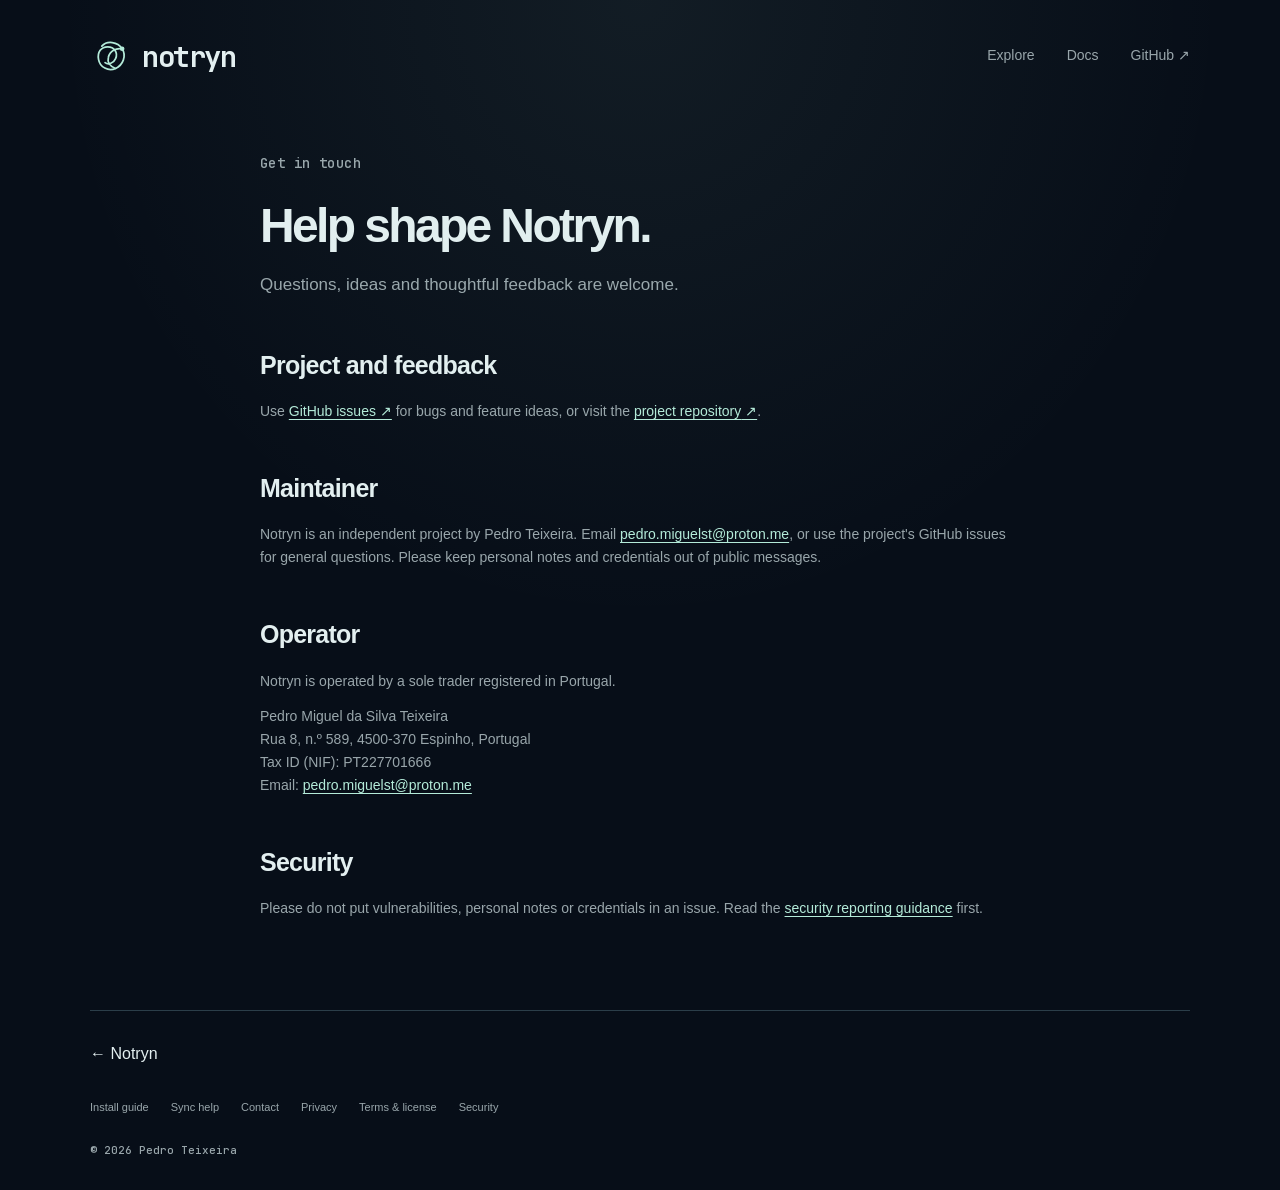
<file: contact.html>
<!doctype html><html lang="en"><head><meta charset="utf-8"><meta name="viewport" content="width=device-width,initial-scale=1"><title>Contact · Notryn</title><meta name="description" content="Contact Notryn: questions, ideas and feedback about the local Markdown notes app."><link rel="icon" href="assets/favicon.svg" type="image/svg+xml"><script src="assets/runtime/theme-core.js"></script><script src="theme.js"></script><link rel="stylesheet" href="styles.css"><meta property="og:type" content="website"><meta property="og:site_name" content="Notryn"><meta property="og:url" content="https://notryn.com/contact.html"><meta property="og:title" content="Contact · Notryn"><meta property="og:description" content="Contact Notryn: questions, ideas and feedback about the local Markdown notes app."><meta property="og:image" content="https://notryn.com/assets/notryn-card.png"><meta name="twitter:card" content="summary_large_image"><link rel="canonical" href="https://notryn.com/contact.html"></head><body><a class="skip-link" href="#main">Skip to content</a><header class="site-header wrap"><a class="brand" href="/" aria-label="Notryn home"><svg aria-hidden="true" viewBox="0 0 64 64"><use href="#notryn-mark"/></svg><span>notryn</span></a><nav aria-label="Main navigation"><a href="/#experience">Explore</a><a href="guide.html">Docs</a><a href="https://github.com/pedromst/notryn">GitHub ↗</a></nav></header><main id="main" class="guide-main wrap"><p class="eyebrow">Get in touch</p><h1>Help shape Notryn.</h1><p class="lead">Questions, ideas and thoughtful feedback are welcome.</p>
<section><h2>Project and feedback</h2><p>Use <a href="https://github.com/pedromst/notryn/issues">GitHub issues</a> for bugs and feature ideas, or visit the <a href="https://github.com/pedromst/notryn">project repository</a>. </p></section>
<section><h2>Maintainer</h2><p>Notryn is an independent project by Pedro Teixeira. Email <a href="mailto:pedro.miguelst@proton.me">pedro.miguelst@proton.me</a>, or use the project's GitHub issues for general questions. Please keep personal notes and credentials out of public messages.</p></section>
<section id="operator"><h2>Operator</h2><p>Notryn is operated by a sole trader registered in Portugal.</p><p>Pedro Miguel da Silva Teixeira<br>Rua 8, n.º 589, 4500-370 Espinho, Portugal<br>Tax ID (NIF): PT227701666<br>Email: <a href="mailto:pedro.miguelst@proton.me">pedro.miguelst@proton.me</a></p></section>
<section><h2>Security</h2><p>Please do not put vulnerabilities, personal notes or credentials in an issue. Read the <a href="security.html">security reporting guidance</a> first.</p></section></main><footer class="wrap"><a href="/">← Notryn</a><nav class="footer-links" aria-label="Project and policies"><a href="guide.html">Install guide</a><a href="sync.html">Sync help</a><a href="contact.html">Contact</a><a href="privacy.html">Privacy</a><a href="terms.html">Terms &amp; license</a><a href="security.html">Security</a></nav><span class="small">© 2026 Pedro Teixeira</span></footer>  <svg class="svg-defs" aria-hidden="true"><symbol id="notryn-mark" viewBox="0 0 64 64"><g fill="none" stroke="currentColor" stroke-width="2.65" stroke-linecap="round" stroke-linejoin="round"><path d="M18 17C26 8 42 10 49 21C56 32 50 46 39 51C28 56 15 49 13 37C11 26 17 18 27 18C37 18 43 27 39 36C36 43 28 46 23 42"/><path d="M49 21C40 19 30 25 28 34C26 42 31 48 39 51"/></g><circle cx="49" cy="21" r="3.5" fill="currentColor"/></symbol></svg>
</body></html>
</file>
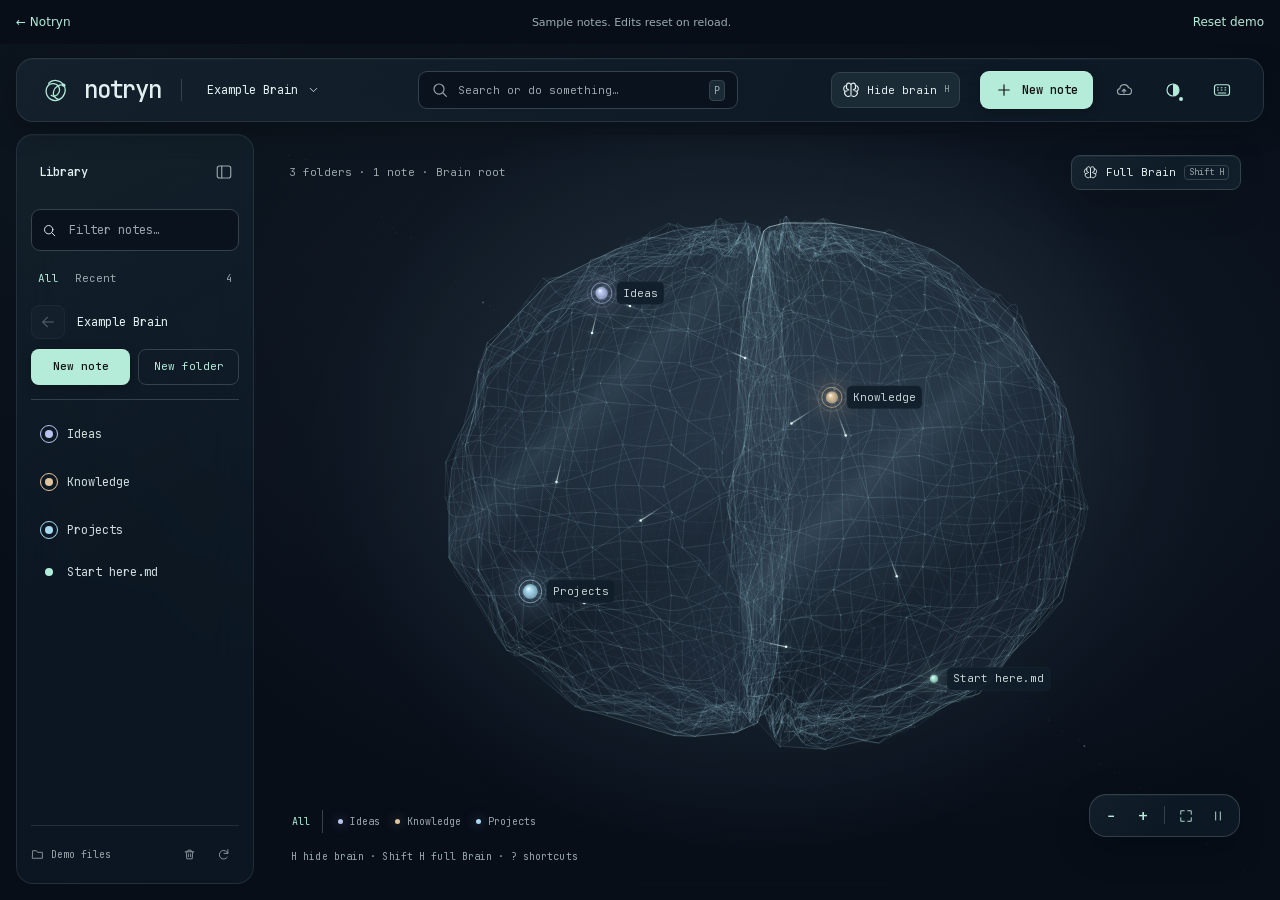
<file: demo.html>
<!doctype html><html lang="en"><head><meta charset="utf-8"><meta name="viewport" content="width=device-width,initial-scale=1"><meta name="robots" content="noindex"><title>Try Notryn · sample workspace</title><link rel="icon" href="assets/favicon.svg"><style>body{margin:0;background:#070e18;color:#e3eff0;font:12px system-ui}header{height:44px;display:flex;align-items:center;justify-content:space-between;gap:15px;padding:0 16px}a{color:#b4ebd9;text-decoration:none}span{font-size:11px;color:#9cabb0}iframe{display:block;width:100%;height:calc(100dvh - 44px);border:0}a:focus-visible{outline:2px solid #b4ebd9;outline-offset:3px}@media(max-width:500px){header{gap:9px;padding-inline:10px}span{max-width:180px;font-size:10px}}</style></head><body><header><a href="/#experience">← Notryn</a><span>Sample notes. Edits reset on reload.</span><a href="demo.html">Reset demo</a></header><iframe src="demo/index.html" title="Notryn app demo with sample notes"></iframe></body></html>
</file>
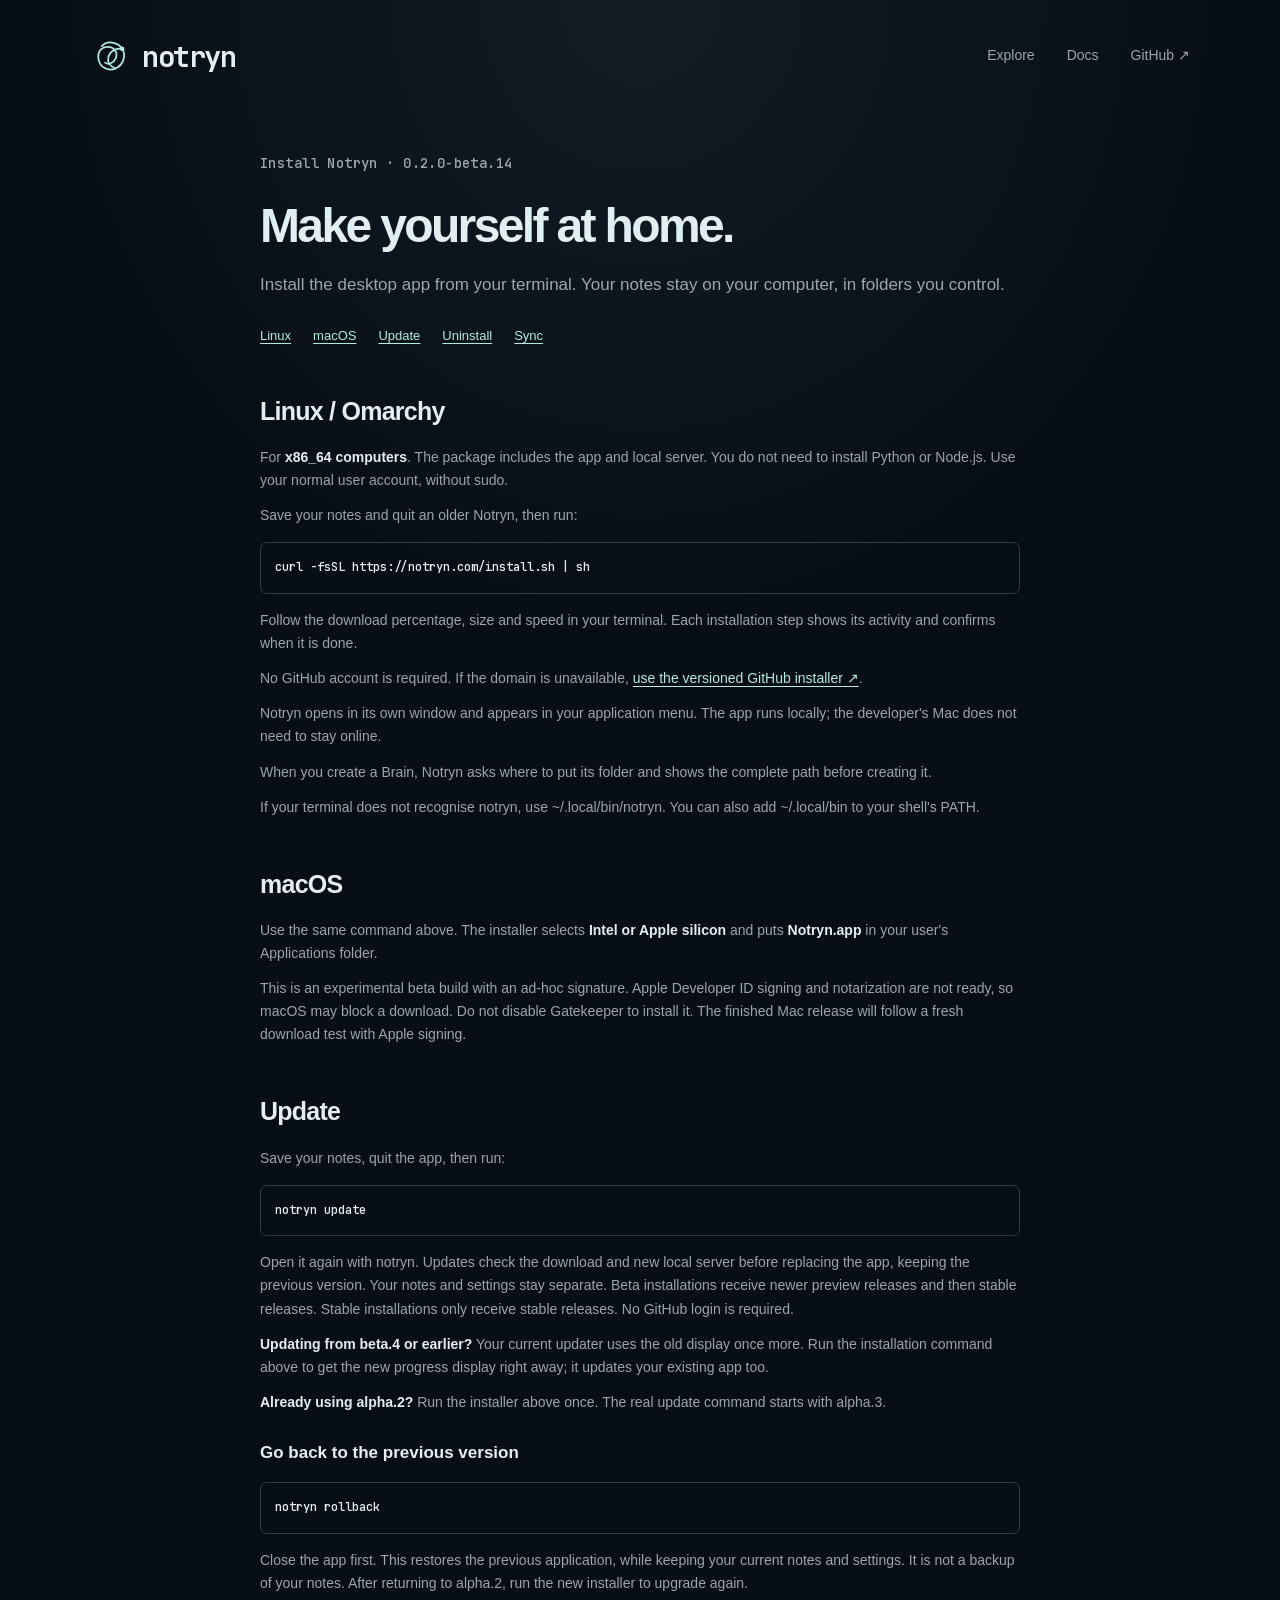
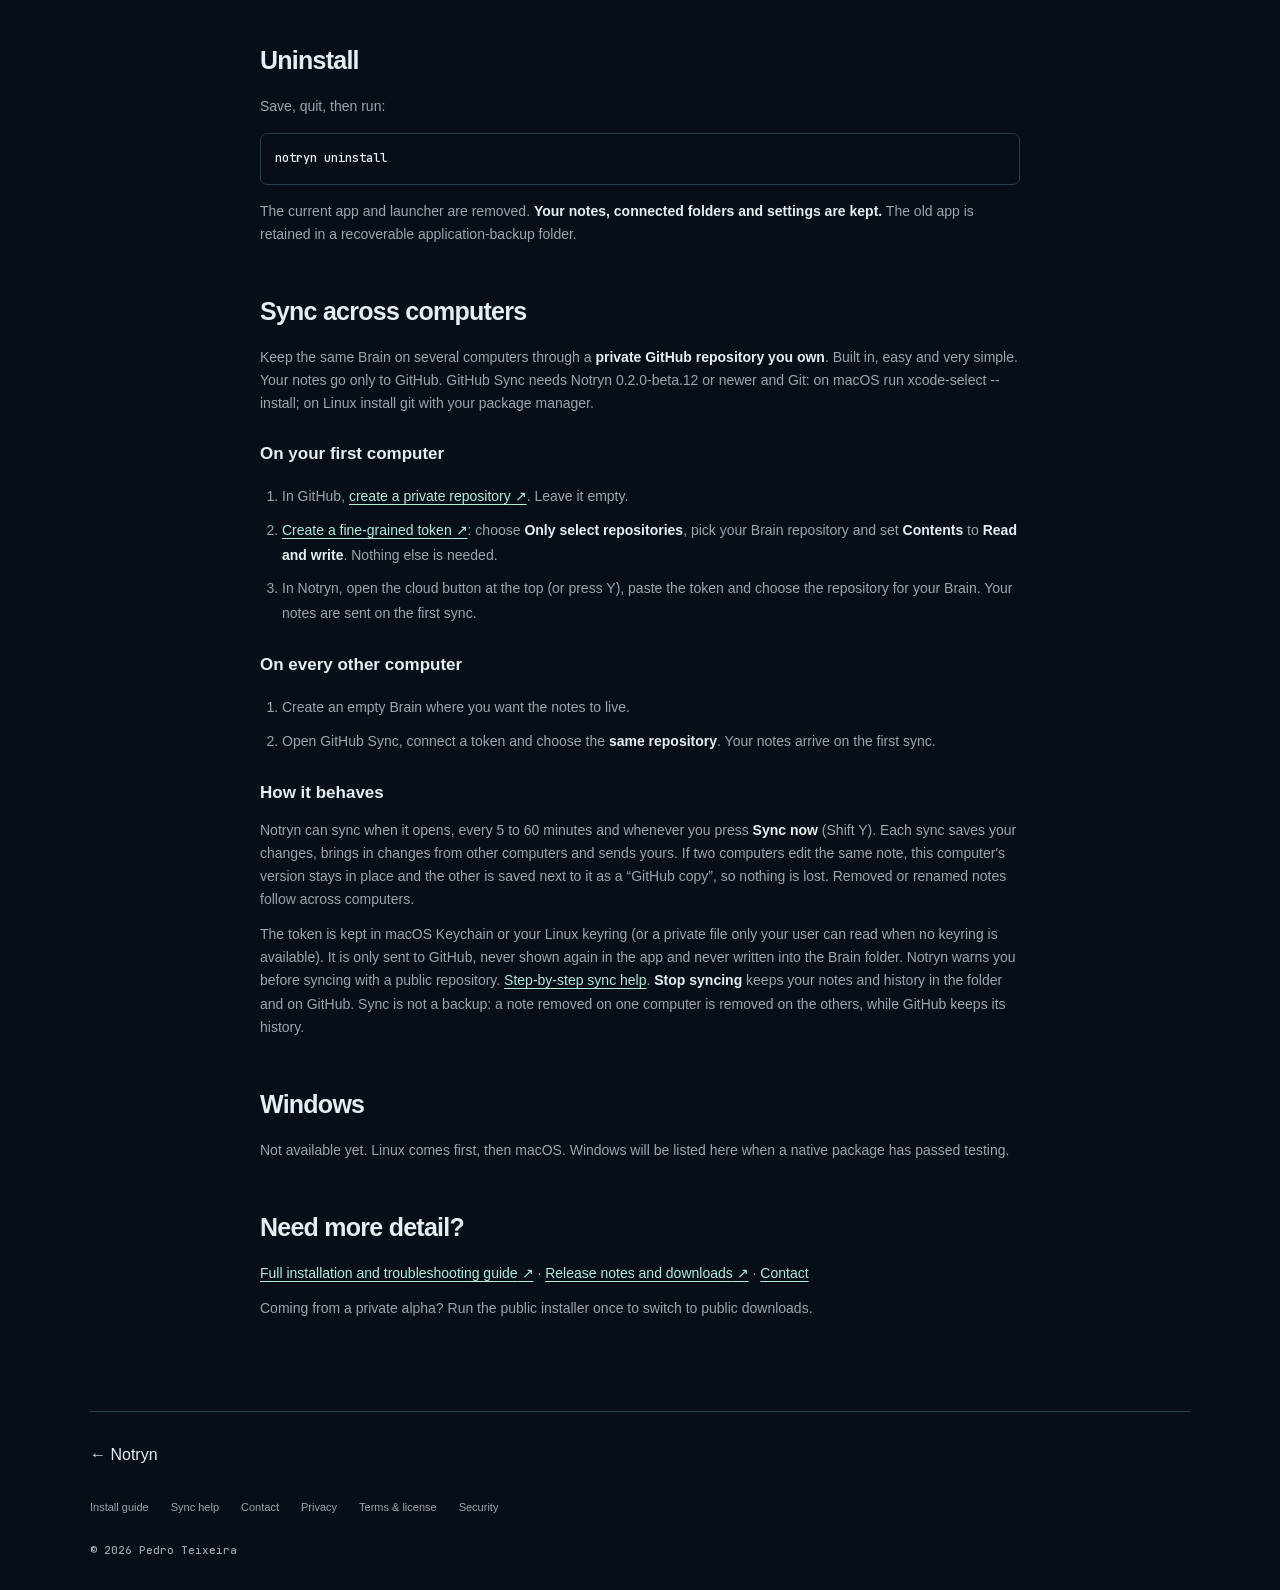
<file: guide.html>
<!doctype html><html lang="en"><head><meta charset="utf-8"><meta name="viewport" content="width=device-width,initial-scale=1"><title>Install Notryn on Linux &amp; macOS · Update &amp; uninstall</title><meta name="description" content="Install, update and uninstall Notryn on Linux and macOS from your terminal. Your notes stay on your computer, in folders you control."><link rel="icon" href="assets/favicon.svg" type="image/svg+xml"><script src="assets/runtime/theme-core.js"></script><script src="theme.js"></script><link rel="stylesheet" href="styles.css"><meta property="og:type" content="website"><meta property="og:site_name" content="Notryn"><meta property="og:url" content="https://notryn.com/guide.html"><meta property="og:title" content="Install Notryn on Linux &amp; macOS · Update &amp; uninstall"><meta property="og:description" content="Install, update and uninstall Notryn on Linux and macOS from your terminal. Your notes stay on your computer, in folders you control."><meta property="og:image" content="https://notryn.com/assets/notryn-card.png"><meta name="twitter:card" content="summary_large_image"><link rel="canonical" href="https://notryn.com/guide.html"></head><body><a class="skip-link" href="#main">Skip to content</a><header class="site-header wrap"><a class="brand" href="/" aria-label="Notryn home"><svg aria-hidden="true" viewBox="0 0 64 64"><use href="#notryn-mark"/></svg><span>notryn</span></a><nav aria-label="Main navigation"><a href="/#experience">Explore</a><a href="guide.html">Docs</a><a href="https://github.com/pedromst/notryn">GitHub ↗</a></nav></header><main id="main" class="guide-main wrap"><p class="eyebrow">Install Notryn · 0.2.0-beta.14</p><h1>Make yourself at home.</h1><p class="lead">Install the desktop app from your terminal. Your notes stay on your computer, in folders you control.</p><nav class="guide-nav" aria-label="Guide sections"><a href="#linux">Linux</a><a href="#macos">macOS</a><a href="#update">Update</a><a href="#uninstall">Uninstall</a><a href="sync.html">Sync</a></nav>
<section id="linux"><h2>Linux / Omarchy</h2><p>For <strong>x86_64 computers</strong>. The package includes the app and local server. You do not need to install Python or Node.js. Use your normal user account, without sudo.</p><p>Save your notes and quit an older Notryn, then run:</p><pre tabindex="0"><code>curl -fsSL https://notryn.com/install.sh | sh</code></pre><p>Follow the download percentage, size and speed in your terminal. Each installation step shows its activity and confirms when it is done.</p><p>No GitHub account is required. If the domain is unavailable, <a href="https://github.com/pedromst/notryn#install">use the versioned GitHub installer</a>.</p><p>Notryn opens in its own window and appears in your application menu. The app runs locally; the developer's Mac does not need to stay online.</p><p>When you create a Brain, Notryn asks where to put its folder and shows the complete path before creating it.</p><p>If your terminal does not recognise <code>notryn</code>, use <code>~/.local/bin/notryn</code>. You can also add <code>~/.local/bin</code> to your shell's PATH.</p></section>
<section id="macos"><h2>macOS</h2><p>Use the same command above. The installer selects <strong>Intel or Apple silicon</strong> and puts <strong>Notryn.app</strong> in your user's Applications folder.</p><p>This is an experimental beta build with an ad-hoc signature. Apple Developer ID signing and notarization are not ready, so macOS may block a download. Do not disable Gatekeeper to install it. The finished Mac release will follow a fresh download test with Apple signing.</p></section>
<section id="update"><h2>Update</h2><p>Save your notes, quit the app, then run:</p><pre tabindex="0"><code>notryn update</code></pre><p>Open it again with <code>notryn</code>. Updates check the download and new local server before replacing the app, keeping the previous version. Your notes and settings stay separate. Beta installations receive newer preview releases and then stable releases. Stable installations only receive stable releases. No GitHub login is required.</p><p><strong>Updating from beta.4 or earlier?</strong> Your current updater uses the old display once more. Run the installation command above to get the new progress display right away; it updates your existing app too.</p><p><strong>Already using alpha.2?</strong> Run the installer above once. The real update command starts with alpha.3.</p><h3>Go back to the previous version</h3><pre tabindex="0"><code>notryn rollback</code></pre><p>Close the app first. This restores the previous application, while keeping your current notes and settings. It is not a backup of your notes. After returning to alpha.2, run the new installer to upgrade again.</p></section>
<section id="uninstall"><h2>Uninstall</h2><p>Save, quit, then run:</p><pre tabindex="0"><code>notryn uninstall</code></pre><p>The current app and launcher are removed. <strong>Your notes, connected folders and settings are kept.</strong> The old app is retained in a recoverable application-backup folder.</p></section>
<section id="sync"><h2>Sync across computers</h2><p>Keep the same Brain on several computers through a <strong>private GitHub repository you own</strong>. Built in, easy and very simple. Your notes go only to GitHub. GitHub Sync needs Notryn 0.2.0-beta.12 or newer and Git: on macOS run <code>xcode-select --install</code>; on Linux install <code>git</code> with your package manager.</p><h3>On your first computer</h3><ol><li>In GitHub, <a href="https://github.com/new?name=notryn-brain&amp;visibility=private">create a private repository</a>. Leave it empty.</li><li><a href="https://github.com/settings/personal-access-tokens/new?name=Notryn%20Sync&amp;expires_in=365&amp;contents=write">Create a fine-grained token</a>: choose <strong>Only select repositories</strong>, pick your Brain repository and set <strong>Contents</strong> to <strong>Read and write</strong>. Nothing else is needed.</li><li>In Notryn, open the cloud button at the top (or press <code>Y</code>), paste the token and choose the repository for your Brain. Your notes are sent on the first sync.</li></ol><h3>On every other computer</h3><ol><li>Create an empty Brain where you want the notes to live.</li><li>Open GitHub Sync, connect a token and choose the <strong>same repository</strong>. Your notes arrive on the first sync.</li></ol><h3>How it behaves</h3><p>Notryn can sync when it opens, every 5 to 60 minutes and whenever you press <strong>Sync now</strong> (<code>Shift Y</code>). Each sync saves your changes, brings in changes from other computers and sends yours. If two computers edit the same note, this computer's version stays in place and the other is saved next to it as a “GitHub copy”, so nothing is lost. Removed or renamed notes follow across computers.</p><p>The token is kept in macOS Keychain or your Linux keyring (or a private file only your user can read when no keyring is available). It is only sent to GitHub, never shown again in the app and never written into the Brain folder. Notryn warns you before syncing with a public repository. <a href="sync.html">Step-by-step sync help</a>. <strong>Stop syncing</strong> keeps your notes and history in the folder and on GitHub. Sync is not a backup: a note removed on one computer is removed on the others, while GitHub keeps its history.</p></section>
<section id="windows"><h2>Windows</h2><p>Not available yet. Linux comes first, then macOS. Windows will be listed here when a native package has passed testing.</p></section>
<section><h2>Need more detail?</h2><p><a href="https://github.com/pedromst/notryn/blob/main/docs/INSTALL.md">Full installation and troubleshooting guide</a> · <a href="https://github.com/pedromst/notryn/releases/tag/v0.2.0-beta.14">Release notes and downloads</a> · <a href="contact.html">Contact</a></p><p>Coming from a private alpha? Run the public installer once to switch to public downloads.</p></section></main><footer class="wrap"><a href="/">← Notryn</a><nav class="footer-links" aria-label="Project and policies"><a href="guide.html">Install guide</a><a href="sync.html">Sync help</a><a href="contact.html">Contact</a><a href="privacy.html">Privacy</a><a href="terms.html">Terms &amp; license</a><a href="security.html">Security</a></nav><span class="small">© 2026 Pedro Teixeira</span></footer>  <svg class="svg-defs" aria-hidden="true"><symbol id="notryn-mark" viewBox="0 0 64 64"><g fill="none" stroke="currentColor" stroke-width="2.65" stroke-linecap="round" stroke-linejoin="round"><path d="M18 17C26 8 42 10 49 21C56 32 50 46 39 51C28 56 15 49 13 37C11 26 17 18 27 18C37 18 43 27 39 36C36 43 28 46 23 42"/><path d="M49 21C40 19 30 25 28 34C26 42 31 48 39 51"/></g><circle cx="49" cy="21" r="3.5" fill="currentColor"/></symbol></svg>
</body></html>
</file>
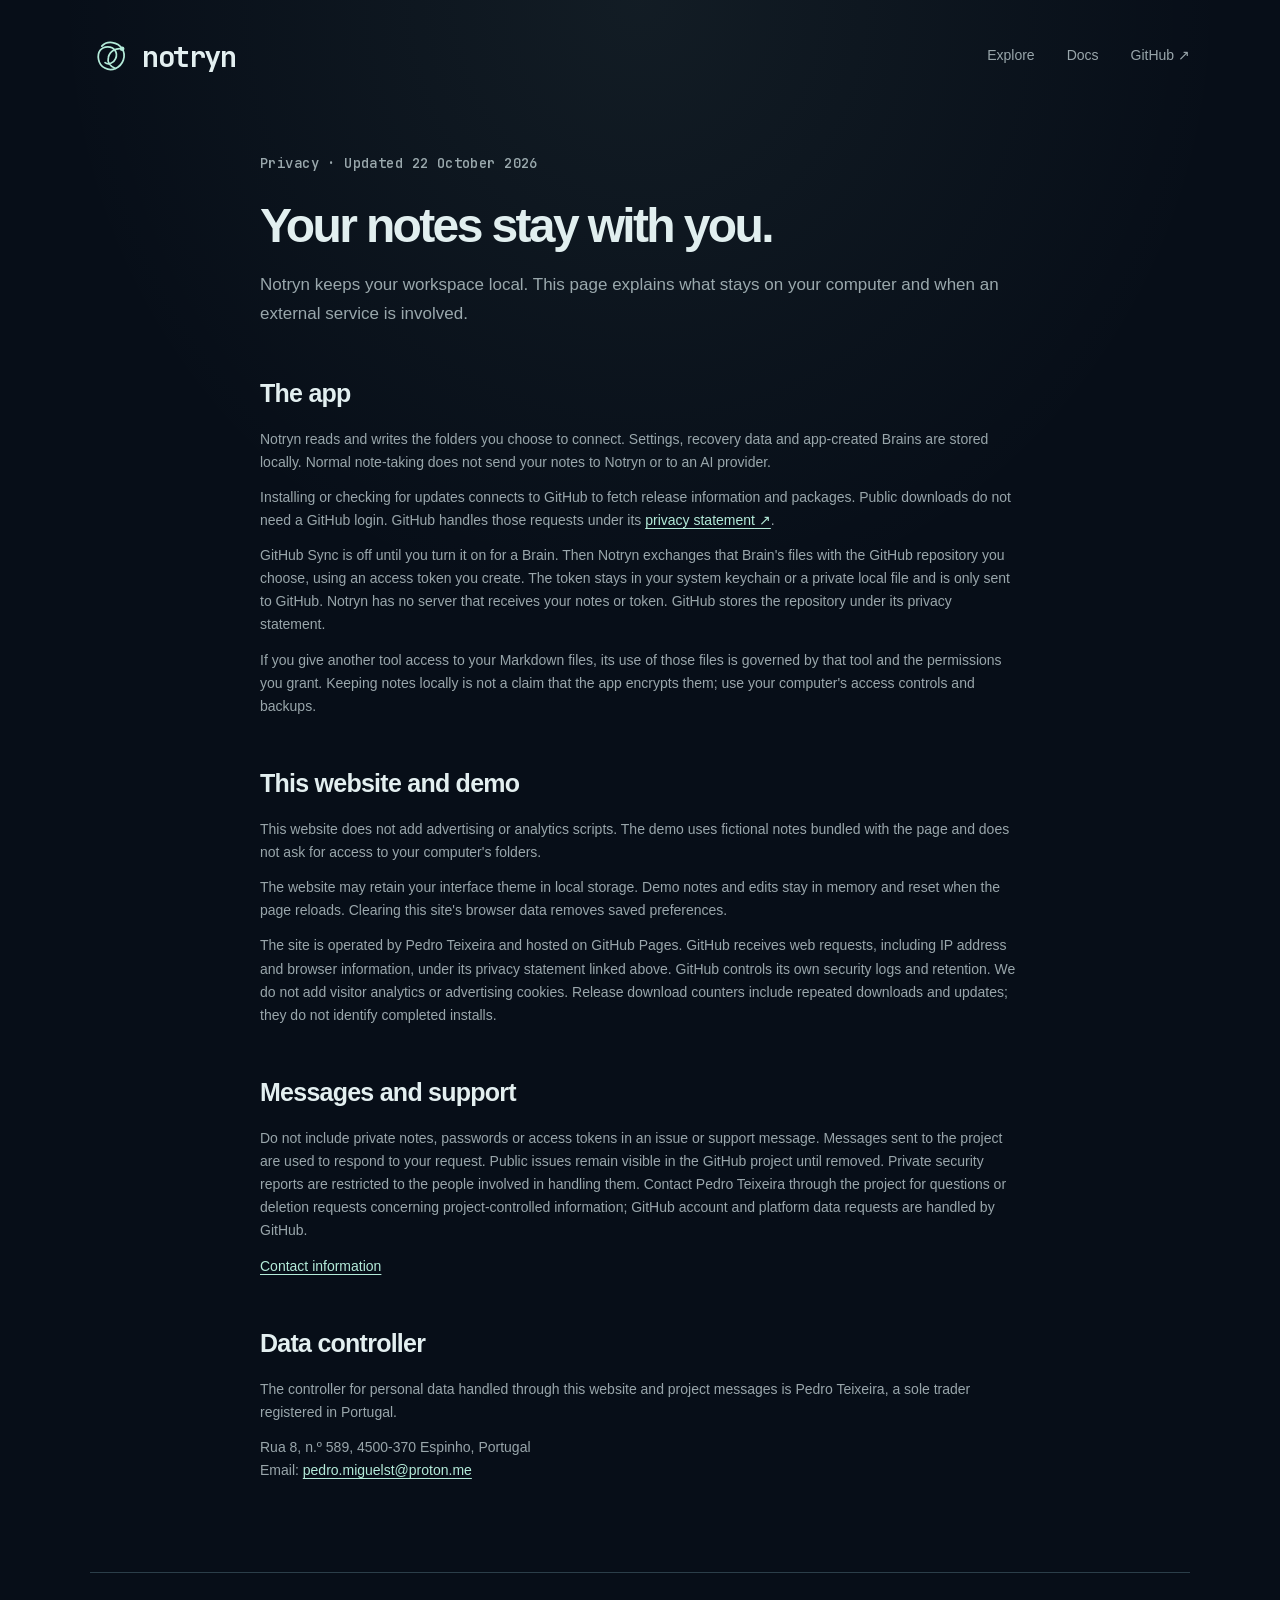
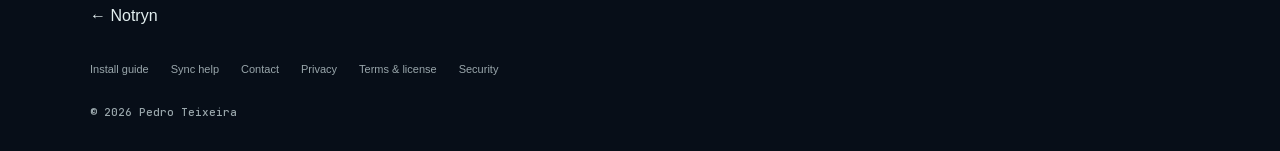
<file: privacy.html>
<!doctype html><html lang="en"><head><meta charset="utf-8"><meta name="viewport" content="width=device-width,initial-scale=1"><title>Privacy · Notryn</title><meta name="description" content="Notryn privacy: your workspace stays local. What stays on your computer and when an external service is involved."><link rel="icon" href="assets/favicon.svg" type="image/svg+xml"><script src="assets/runtime/theme-core.js"></script><script src="theme.js"></script><link rel="stylesheet" href="styles.css"><meta property="og:type" content="website"><meta property="og:site_name" content="Notryn"><meta property="og:url" content="https://notryn.com/privacy.html"><meta property="og:title" content="Privacy · Notryn"><meta property="og:description" content="Notryn privacy: your workspace stays local. What stays on your computer and when an external service is involved."><meta property="og:image" content="https://notryn.com/assets/notryn-card.png"><meta name="twitter:card" content="summary_large_image"><link rel="canonical" href="https://notryn.com/privacy.html"></head><body><a class="skip-link" href="#main">Skip to content</a><header class="site-header wrap"><a class="brand" href="/" aria-label="Notryn home"><svg aria-hidden="true" viewBox="0 0 64 64"><use href="#notryn-mark"/></svg><span>notryn</span></a><nav aria-label="Main navigation"><a href="/#experience">Explore</a><a href="guide.html">Docs</a><a href="https://github.com/pedromst/notryn">GitHub ↗</a></nav></header><main id="main" class="guide-main wrap"><p class="eyebrow">Privacy · Updated 22 October 2026</p><h1>Your notes stay with you.</h1><p class="lead">Notryn keeps your workspace local. This page explains what stays on your computer and when an external service is involved.</p>
<section><h2>The app</h2><p>Notryn reads and writes the folders you choose to connect. Settings, recovery data and app-created Brains are stored locally. Normal note-taking does not send your notes to Notryn or to an AI provider.</p><p>Installing or checking for updates connects to GitHub to fetch release information and packages. Public downloads do not need a GitHub login. GitHub handles those requests under its <a href="https://docs.github.com/en/site-policy/privacy-policies/github-general-privacy-statement">privacy statement</a>.</p><p>GitHub Sync is off until you turn it on for a Brain. Then Notryn exchanges that Brain's files with the GitHub repository you choose, using an access token you create. The token stays in your system keychain or a private local file and is only sent to GitHub. Notryn has no server that receives your notes or token. GitHub stores the repository under its privacy statement.</p><p>If you give another tool access to your Markdown files, its use of those files is governed by that tool and the permissions you grant. Keeping notes locally is not a claim that the app encrypts them; use your computer's access controls and backups.</p></section>
<section><h2>This website and demo</h2><p>This website does not add advertising or analytics scripts. The demo uses fictional notes bundled with the page and does not ask for access to your computer's folders.</p><p>The website may retain your interface theme in local storage. Demo notes and edits stay in memory and reset when the page reloads. Clearing this site's browser data removes saved preferences.</p><p>The site is operated by Pedro Teixeira and hosted on GitHub Pages. GitHub receives web requests, including IP address and browser information, under its privacy statement linked above. GitHub controls its own security logs and retention. We do not add visitor analytics or advertising cookies. Release download counters include repeated downloads and updates; they do not identify completed installs.</p></section>
<section><h2>Messages and support</h2><p>Do not include private notes, passwords or access tokens in an issue or support message. Messages sent to the project are used to respond to your request. Public issues remain visible in the GitHub project until removed. Private security reports are restricted to the people involved in handling them. Contact Pedro Teixeira through the project for questions or deletion requests concerning project-controlled information; GitHub account and platform data requests are handled by GitHub.</p><p><a href="contact.html">Contact information</a></p></section><section id="controller"><h2>Data controller</h2><p>The controller for personal data handled through this website and project messages is Pedro Teixeira, a sole trader registered in Portugal.</p><p>Rua 8, n.º 589, 4500-370 Espinho, Portugal<br>Email: <a href="mailto:pedro.miguelst@proton.me">pedro.miguelst@proton.me</a></p></section></main><footer class="wrap"><a href="/">← Notryn</a><nav class="footer-links" aria-label="Project and policies"><a href="guide.html">Install guide</a><a href="sync.html">Sync help</a><a href="contact.html">Contact</a><a href="privacy.html">Privacy</a><a href="terms.html">Terms &amp; license</a><a href="security.html">Security</a></nav><span class="small">© 2026 Pedro Teixeira</span></footer>  <svg class="svg-defs" aria-hidden="true"><symbol id="notryn-mark" viewBox="0 0 64 64"><g fill="none" stroke="currentColor" stroke-width="2.65" stroke-linecap="round" stroke-linejoin="round"><path d="M18 17C26 8 42 10 49 21C56 32 50 46 39 51C28 56 15 49 13 37C11 26 17 18 27 18C37 18 43 27 39 36C36 43 28 46 23 42"/><path d="M49 21C40 19 30 25 28 34C26 42 31 48 39 51"/></g><circle cx="49" cy="21" r="3.5" fill="currentColor"/></symbol></svg>
</body></html>
</file>
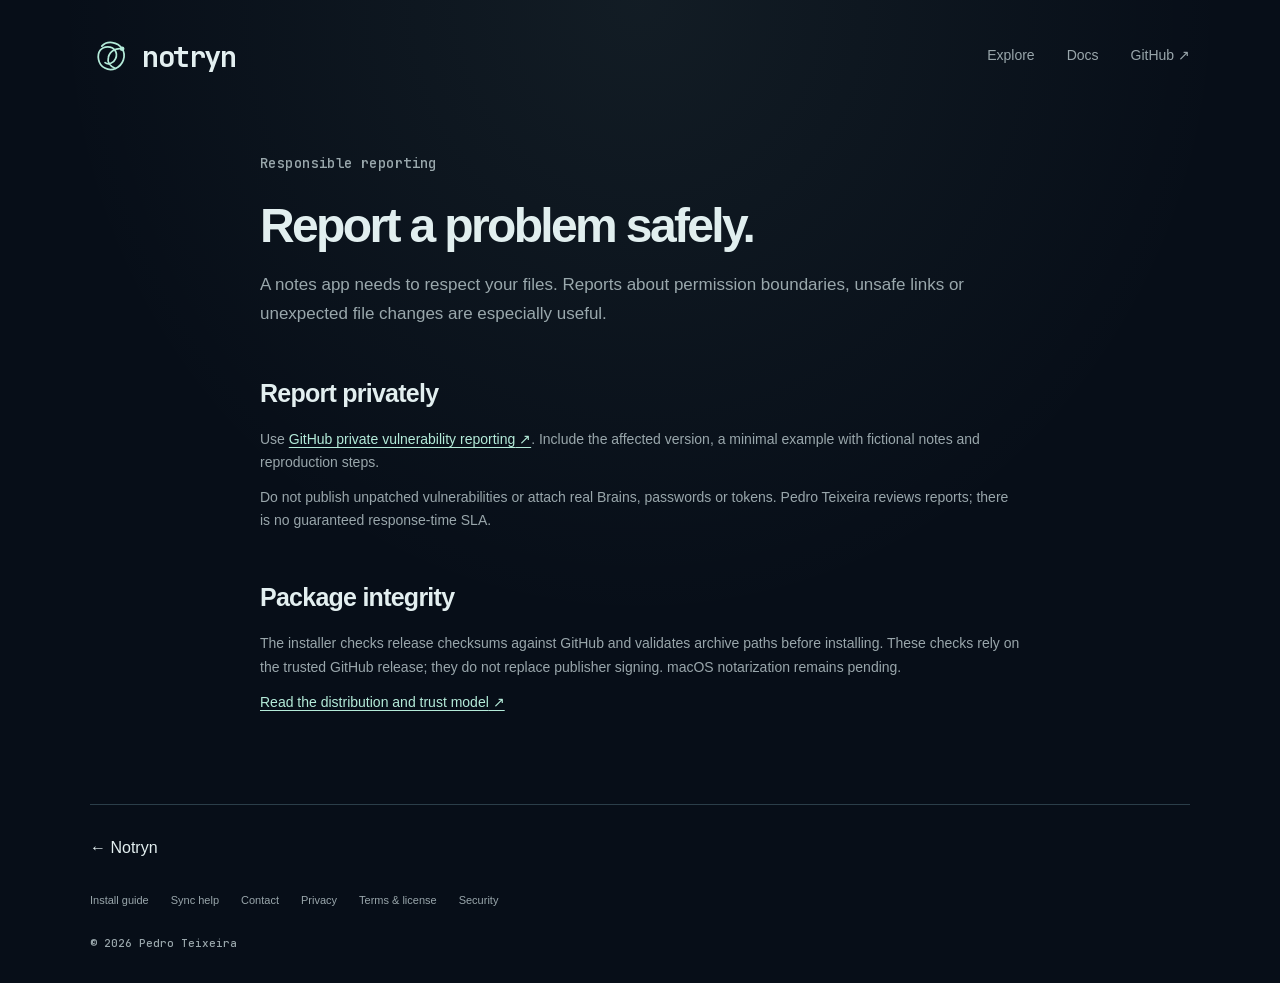
<file: security.html>
<!doctype html><html lang="en"><head><meta charset="utf-8"><meta name="viewport" content="width=device-width,initial-scale=1"><title>Security · Notryn</title><meta name="description" content="Report a security problem in Notryn safely: permission boundaries, unsafe links or unexpected file changes."><link rel="icon" href="assets/favicon.svg" type="image/svg+xml"><script src="assets/runtime/theme-core.js"></script><script src="theme.js"></script><link rel="stylesheet" href="styles.css"><meta property="og:type" content="website"><meta property="og:site_name" content="Notryn"><meta property="og:url" content="https://notryn.com/security.html"><meta property="og:title" content="Security · Notryn"><meta property="og:description" content="Report a security problem in Notryn safely: permission boundaries, unsafe links or unexpected file changes."><meta property="og:image" content="https://notryn.com/assets/notryn-card.png"><meta name="twitter:card" content="summary_large_image"><link rel="canonical" href="https://notryn.com/security.html"></head><body><a class="skip-link" href="#main">Skip to content</a><header class="site-header wrap"><a class="brand" href="/" aria-label="Notryn home"><svg aria-hidden="true" viewBox="0 0 64 64"><use href="#notryn-mark"/></svg><span>notryn</span></a><nav aria-label="Main navigation"><a href="/#experience">Explore</a><a href="guide.html">Docs</a><a href="https://github.com/pedromst/notryn">GitHub ↗</a></nav></header><main id="main" class="guide-main wrap"><p class="eyebrow">Responsible reporting</p><h1>Report a problem safely.</h1><p class="lead">A notes app needs to respect your files. Reports about permission boundaries, unsafe links or unexpected file changes are especially useful.</p>
<section><h2>Report privately</h2><p>Use <a href="https://github.com/pedromst/notryn/security/advisories/new">GitHub private vulnerability reporting</a>. Include the affected version, a minimal example with fictional notes and reproduction steps.</p><p>Do not publish unpatched vulnerabilities or attach real Brains, passwords or tokens. Pedro Teixeira reviews reports; there is no guaranteed response-time SLA.</p></section><section><h2>Package integrity</h2><p>The installer checks release checksums against GitHub and validates archive paths before installing. These checks rely on the trusted GitHub release; they do not replace publisher signing. macOS notarization remains pending.</p><p><a href="https://github.com/pedromst/notryn/blob/main/docs/DISTRIBUTION.md">Read the distribution and trust model</a></p></section></main><footer class="wrap"><a href="/">← Notryn</a><nav class="footer-links" aria-label="Project and policies"><a href="guide.html">Install guide</a><a href="sync.html">Sync help</a><a href="contact.html">Contact</a><a href="privacy.html">Privacy</a><a href="terms.html">Terms &amp; license</a><a href="security.html">Security</a></nav><span class="small">© 2026 Pedro Teixeira</span></footer>  <svg class="svg-defs" aria-hidden="true"><symbol id="notryn-mark" viewBox="0 0 64 64"><g fill="none" stroke="currentColor" stroke-width="2.65" stroke-linecap="round" stroke-linejoin="round"><path d="M18 17C26 8 42 10 49 21C56 32 50 46 39 51C28 56 15 49 13 37C11 26 17 18 27 18C37 18 43 27 39 36C36 43 28 46 23 42"/><path d="M49 21C40 19 30 25 28 34C26 42 31 48 39 51"/></g><circle cx="49" cy="21" r="3.5" fill="currentColor"/></symbol></svg>
</body></html>
</file>
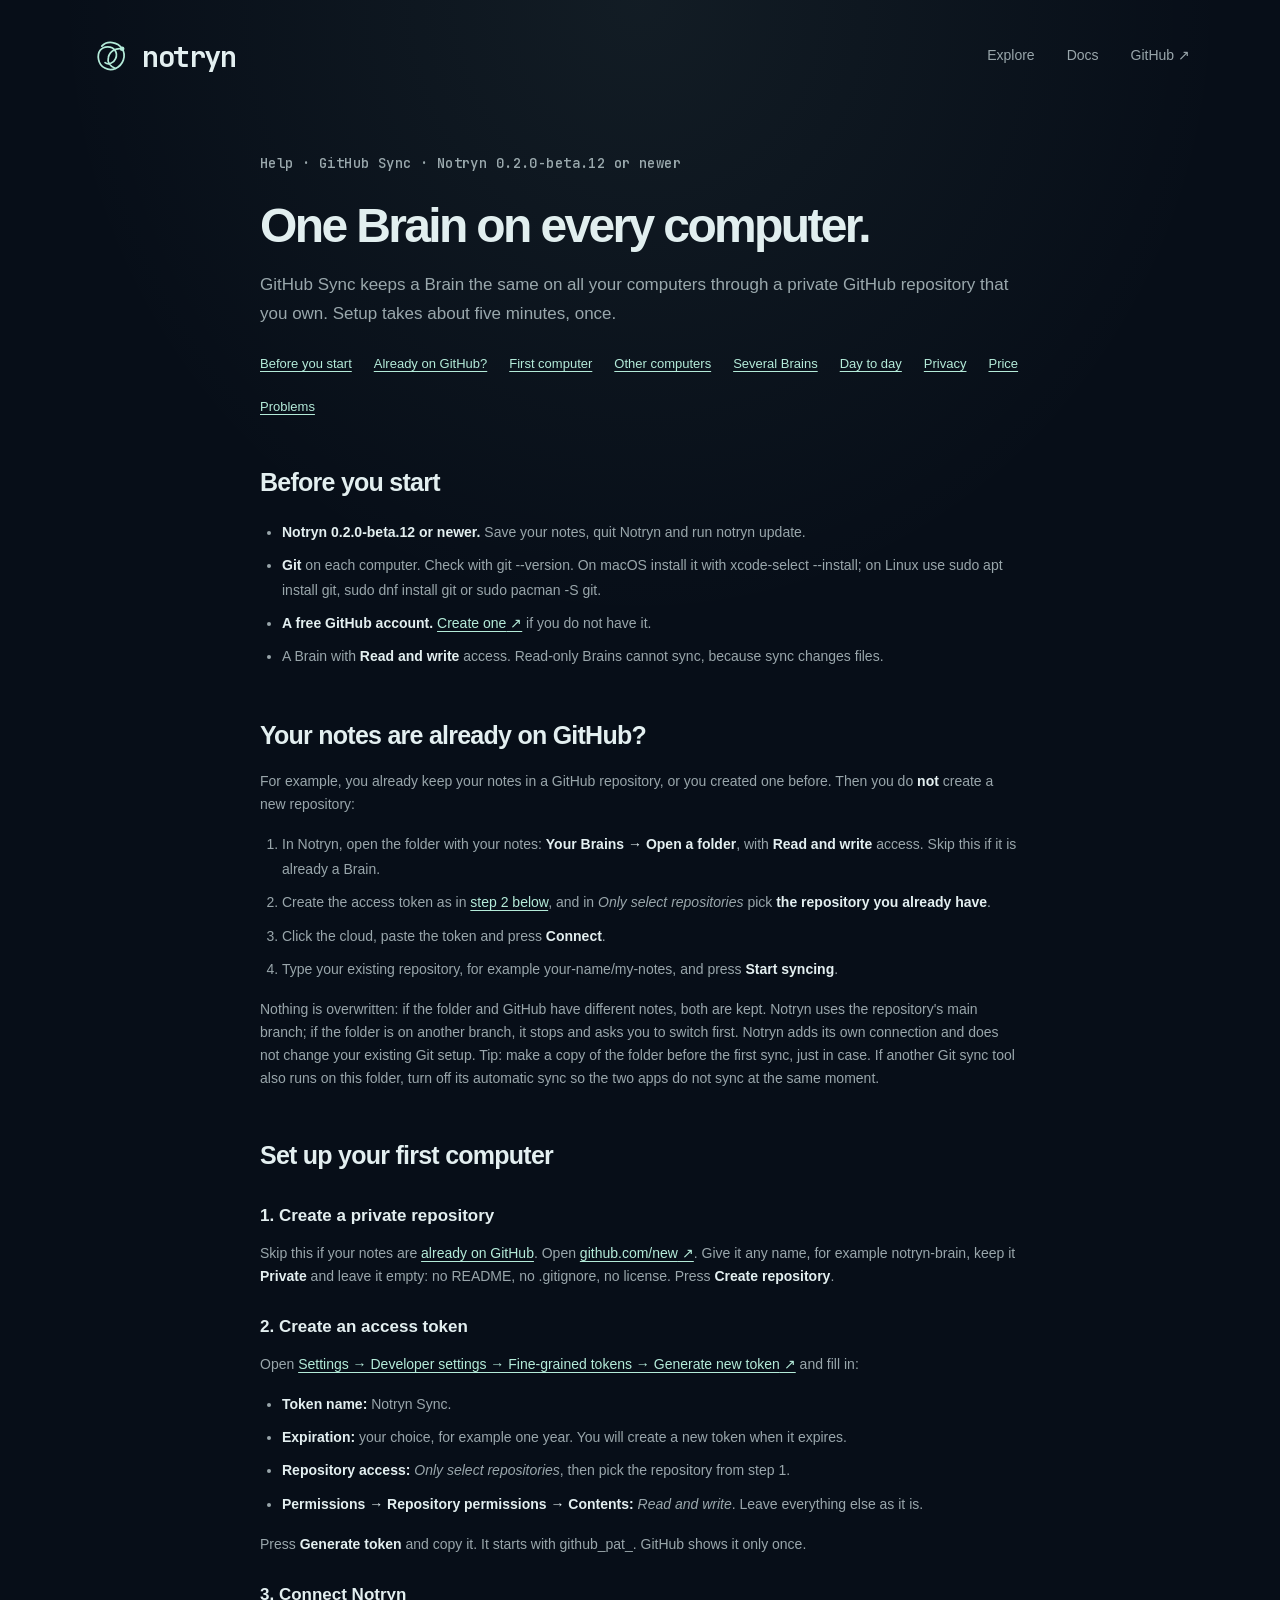
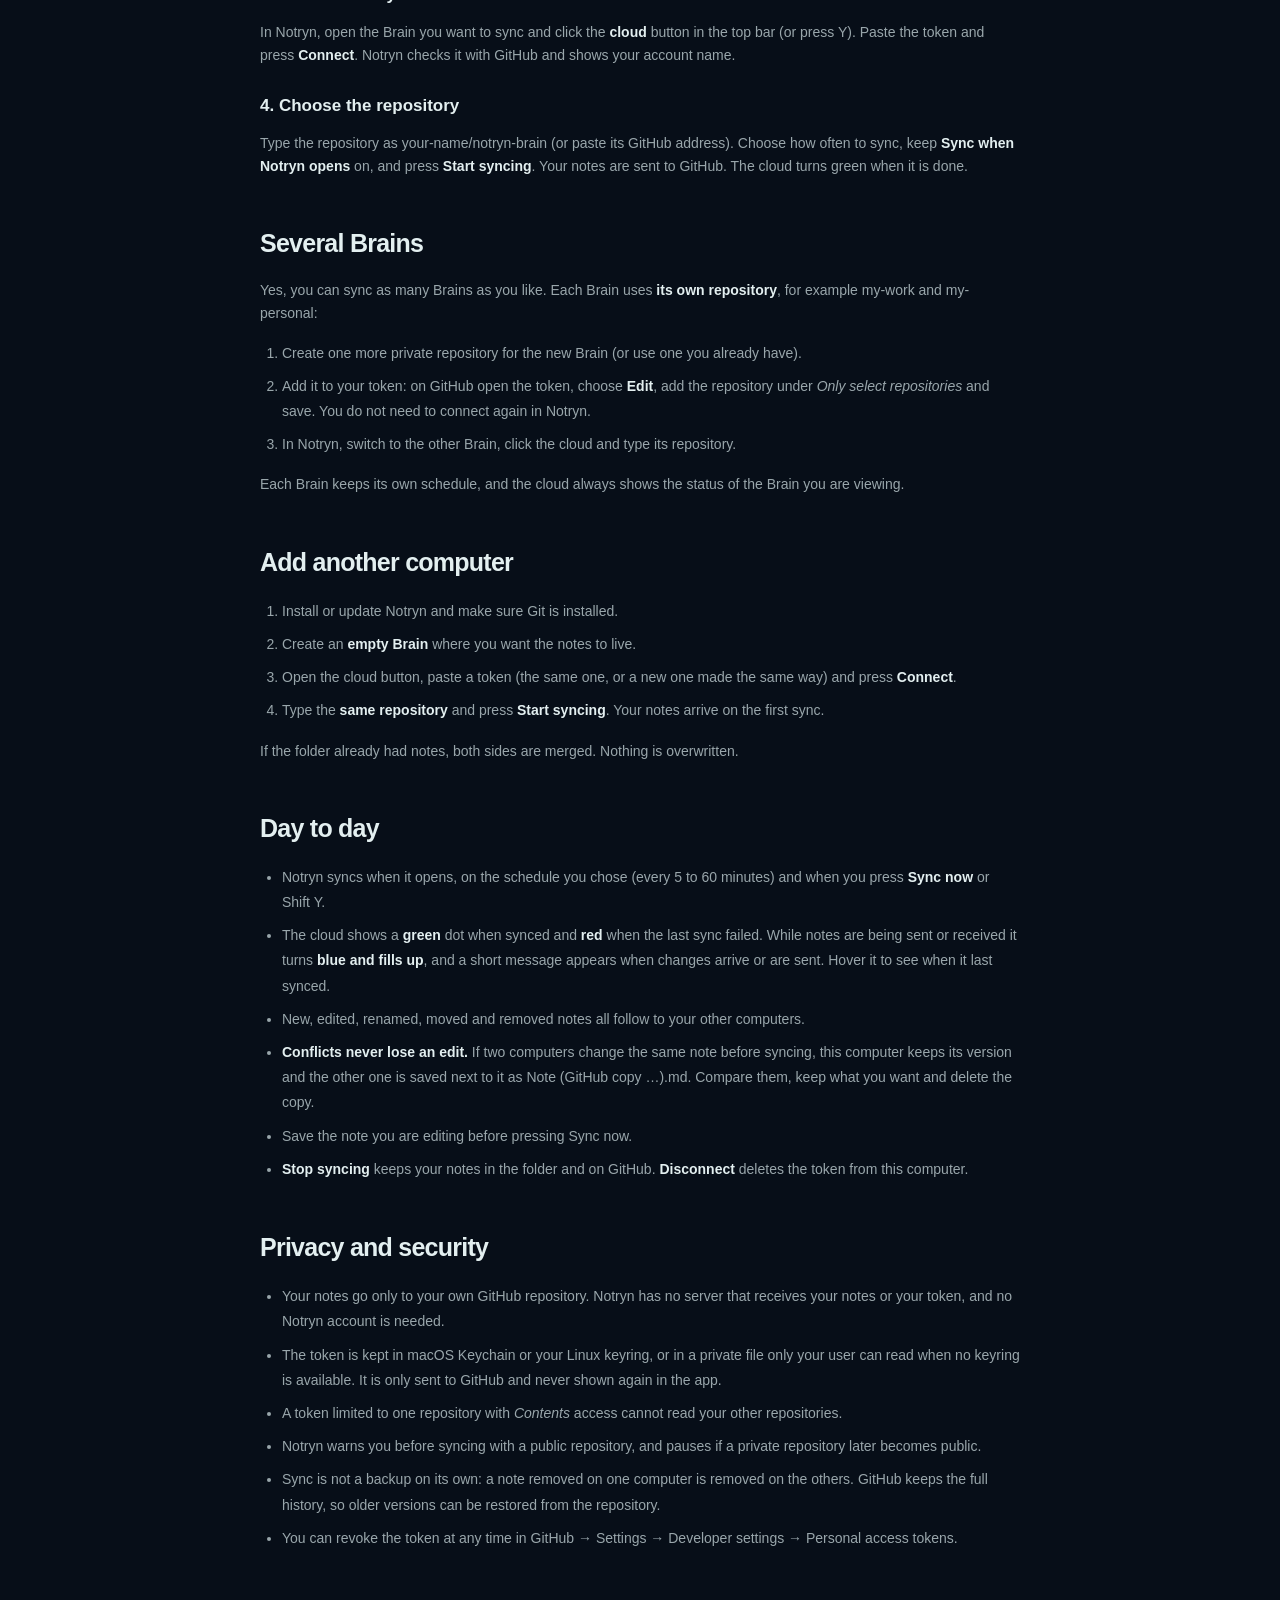
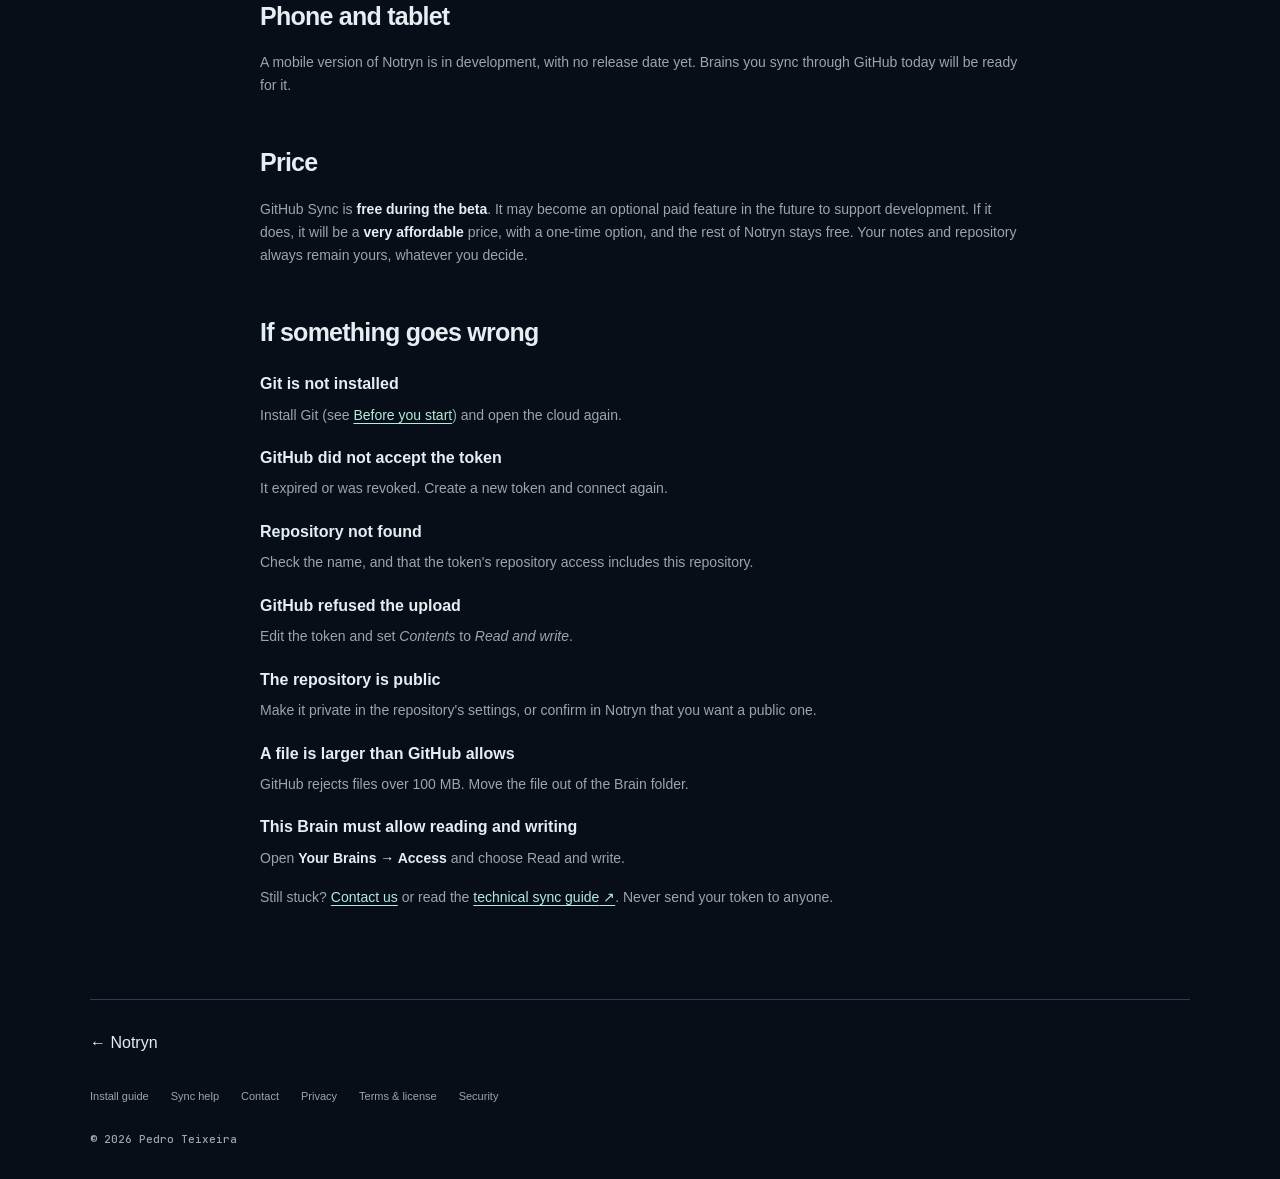
<file: sync.html>
<!doctype html><html lang="en"><head><meta charset="utf-8"><meta name="viewport" content="width=device-width,initial-scale=1"><title>Sync Markdown notes with GitHub · Notryn</title><meta name="description" content="Set up Notryn GitHub Sync: keep the same Brain on every computer through a private GitHub repository you own."><link rel="icon" href="assets/favicon.svg" type="image/svg+xml"><script src="assets/runtime/theme-core.js"></script><script src="theme.js"></script><link rel="stylesheet" href="styles.css"><meta property="og:type" content="website"><meta property="og:site_name" content="Notryn"><meta property="og:url" content="https://notryn.com/sync.html"><meta property="og:title" content="Sync Markdown notes with GitHub · Notryn"><meta property="og:description" content="Set up Notryn GitHub Sync: keep the same Brain on every computer through a private GitHub repository you own."><meta property="og:image" content="https://notryn.com/assets/notryn-card.png"><meta name="twitter:card" content="summary_large_image"><link rel="canonical" href="https://notryn.com/sync.html"></head><body><a class="skip-link" href="#main">Skip to content</a><header class="site-header wrap"><a class="brand" href="/" aria-label="Notryn home"><svg aria-hidden="true" viewBox="0 0 64 64"><use href="#notryn-mark"/></svg><span>notryn</span></a><nav aria-label="Main navigation"><a href="/#experience">Explore</a><a href="guide.html">Docs</a><a href="https://github.com/pedromst/notryn">GitHub ↗</a></nav></header><main id="main" class="guide-main wrap"><p class="eyebrow">Help · GitHub Sync · Notryn 0.2.0-beta.12 or newer</p><h1>One Brain on every computer.</h1><p class="lead">GitHub Sync keeps a Brain the same on all your computers through a private GitHub repository that you own. Setup takes about five minutes, once.</p><nav class="guide-nav" aria-label="Sync help sections"><a href="#before">Before you start</a><a href="#existing">Already on GitHub?</a><a href="#first">First computer</a><a href="#other">Other computers</a><a href="#several">Several Brains</a><a href="#daily">Day to day</a><a href="#safety">Privacy</a><a href="#price">Price</a><a href="#problems">Problems</a></nav>
<section id="before"><h2>Before you start</h2><ul><li><strong>Notryn 0.2.0-beta.12 or newer.</strong> Save your notes, quit Notryn and run <code>notryn update</code>.</li><li><strong>Git</strong> on each computer. Check with <code>git --version</code>. On macOS install it with <code>xcode-select --install</code>; on Linux use <code>sudo apt install git</code>, <code>sudo dnf install git</code> or <code>sudo pacman -S git</code>.</li><li><strong>A free GitHub account.</strong> <a href="https://github.com/signup">Create one</a> if you do not have it.</li><li>A Brain with <strong>Read and write</strong> access. Read-only Brains cannot sync, because sync changes files.</li></ul></section>
<section id="existing"><h2>Your notes are already on GitHub?</h2><p>For example, you already keep your notes in a GitHub repository, or you created one before. Then you do <strong>not</strong> create a new repository:</p><ol><li>In Notryn, open the folder with your notes: <strong>Your Brains → Open a folder</strong>, with <strong>Read and write</strong> access. Skip this if it is already a Brain.</li><li>Create the access token as in <a href="#token">step 2 below</a>, and in <em>Only select repositories</em> pick <strong>the repository you already have</strong>.</li><li>Click the cloud, paste the token and press <strong>Connect</strong>.</li><li>Type your existing repository, for example <code>your-name/my-notes</code>, and press <strong>Start syncing</strong>.</li></ol><p>Nothing is overwritten: if the folder and GitHub have different notes, both are kept. Notryn uses the repository's main branch; if the folder is on another branch, it stops and asks you to switch first. Notryn adds its own connection and does not change your existing Git setup. Tip: make a copy of the folder before the first sync, just in case. If another Git sync tool also runs on this folder, turn off its automatic sync so the two apps do not sync at the same moment.</p></section>
<section id="first"><h2>Set up your first computer</h2><h3>1. Create a private repository</h3><p>Skip this if your notes are <a href="#existing">already on GitHub</a>. Open <a href="https://github.com/new?name=notryn-brain&amp;visibility=private">github.com/new</a>. Give it any name, for example <code>notryn-brain</code>, keep it <strong>Private</strong> and leave it empty: no README, no .gitignore, no license. Press <strong>Create repository</strong>.</p><h3 id="token">2. Create an access token</h3><p>Open <a href="https://github.com/settings/personal-access-tokens/new?name=Notryn%20Sync&amp;expires_in=365&amp;contents=write">Settings → Developer settings → Fine-grained tokens → Generate new token</a> and fill in:</p><ul><li><strong>Token name:</strong> Notryn Sync.</li><li><strong>Expiration:</strong> your choice, for example one year. You will create a new token when it expires.</li><li><strong>Repository access:</strong> <em>Only select repositories</em>, then pick the repository from step 1.</li><li><strong>Permissions → Repository permissions → Contents:</strong> <em>Read and write</em>. Leave everything else as it is.</li></ul><p>Press <strong>Generate token</strong> and copy it. It starts with <code>github_pat_</code>. GitHub shows it only once.</p><h3>3. Connect Notryn</h3><p>In Notryn, open the Brain you want to sync and click the <strong>cloud</strong> button in the top bar (or press <code>Y</code>). Paste the token and press <strong>Connect</strong>. Notryn checks it with GitHub and shows your account name.</p><h3>4. Choose the repository</h3><p>Type the repository as <code>your-name/notryn-brain</code> (or paste its GitHub address). Choose how often to sync, keep <strong>Sync when Notryn opens</strong> on, and press <strong>Start syncing</strong>. Your notes are sent to GitHub. The cloud turns green when it is done.</p></section>
<section id="several"><h2>Several Brains</h2><p>Yes, you can sync as many Brains as you like. Each Brain uses <strong>its own repository</strong>, for example <code>my-work</code> and <code>my-personal</code>:</p><ol><li>Create one more private repository for the new Brain (or use one you already have).</li><li>Add it to your token: on GitHub open the token, choose <strong>Edit</strong>, add the repository under <em>Only select repositories</em> and save. You do not need to connect again in Notryn.</li><li>In Notryn, switch to the other Brain, click the cloud and type its repository.</li></ol><p>Each Brain keeps its own schedule, and the cloud always shows the status of the Brain you are viewing.</p></section>
<section id="other"><h2>Add another computer</h2><ol><li>Install or update Notryn and make sure Git is installed.</li><li>Create an <strong>empty Brain</strong> where you want the notes to live.</li><li>Open the cloud button, paste a token (the same one, or a new one made the same way) and press <strong>Connect</strong>.</li><li>Type the <strong>same repository</strong> and press <strong>Start syncing</strong>. Your notes arrive on the first sync.</li></ol><p>If the folder already had notes, both sides are merged. Nothing is overwritten.</p></section>
<section id="daily"><h2>Day to day</h2><ul><li>Notryn syncs when it opens, on the schedule you chose (every 5 to 60 minutes) and when you press <strong>Sync now</strong> or <code>Shift Y</code>.</li><li>The cloud shows a <strong>green</strong> dot when synced and <strong>red</strong> when the last sync failed. While notes are being sent or received it turns <strong>blue and fills up</strong>, and a short message appears when changes arrive or are sent. Hover it to see when it last synced.</li><li>New, edited, renamed, moved and removed notes all follow to your other computers.</li><li><strong>Conflicts never lose an edit.</strong> If two computers change the same note before syncing, this computer keeps its version and the other one is saved next to it as <code>Note (GitHub copy …).md</code>. Compare them, keep what you want and delete the copy.</li><li>Save the note you are editing before pressing Sync now.</li><li><strong>Stop syncing</strong> keeps your notes in the folder and on GitHub. <strong>Disconnect</strong> deletes the token from this computer.</li></ul></section>
<section id="safety"><h2>Privacy and security</h2><ul><li>Your notes go only to your own GitHub repository. Notryn has no server that receives your notes or your token, and no Notryn account is needed.</li><li>The token is kept in macOS Keychain or your Linux keyring, or in a private file only your user can read when no keyring is available. It is only sent to GitHub and never shown again in the app.</li><li>A token limited to one repository with <em>Contents</em> access cannot read your other repositories.</li><li>Notryn warns you before syncing with a public repository, and pauses if a private repository later becomes public.</li><li>Sync is not a backup on its own: a note removed on one computer is removed on the others. GitHub keeps the full history, so older versions can be restored from the repository.</li><li>You can revoke the token at any time in GitHub → Settings → Developer settings → Personal access tokens.</li></ul></section>
<section id="mobile"><h2>Phone and tablet</h2><p>A mobile version of Notryn is in development, with no release date yet. Brains you sync through GitHub today will be ready for it.</p></section>
<section id="price"><h2>Price</h2><p>GitHub Sync is <strong>free during the beta</strong>. It may become an optional paid feature in the future to support development. If it does, it will be a <strong>very affordable</strong> price, with a one-time option, and the rest of Notryn stays free. Your notes and repository always remain yours, whatever you decide.</p></section>
<section id="problems"><h2>If something goes wrong</h2><dl class="sync-help-list"><dt>Git is not installed</dt><dd>Install Git (see <a href="#before">Before you start</a>) and open the cloud again.</dd><dt>GitHub did not accept the token</dt><dd>It expired or was revoked. Create a new token and connect again.</dd><dt>Repository not found</dt><dd>Check the name, and that the token's repository access includes this repository.</dd><dt>GitHub refused the upload</dt><dd>Edit the token and set <em>Contents</em> to <em>Read and write</em>.</dd><dt>The repository is public</dt><dd>Make it private in the repository's settings, or confirm in Notryn that you want a public one.</dd><dt>A file is larger than GitHub allows</dt><dd>GitHub rejects files over 100 MB. Move the file out of the Brain folder.</dd><dt>This Brain must allow reading and writing</dt><dd>Open <strong>Your Brains → Access</strong> and choose Read and write.</dd></dl><p>Still stuck? <a href="contact.html">Contact us</a> or read the <a href="https://github.com/pedromst/notryn/blob/main/docs/SYNC.md">technical sync guide</a>. Never send your token to anyone.</p></section>
</main><footer class="wrap"><a href="/">← Notryn</a><nav class="footer-links" aria-label="Project and policies"><a href="guide.html">Install guide</a><a href="sync.html">Sync help</a><a href="contact.html">Contact</a><a href="privacy.html">Privacy</a><a href="terms.html">Terms &amp; license</a><a href="security.html">Security</a></nav><span class="small">© 2026 Pedro Teixeira</span></footer>  <svg class="svg-defs" aria-hidden="true"><symbol id="notryn-mark" viewBox="0 0 64 64"><g fill="none" stroke="currentColor" stroke-width="2.65" stroke-linecap="round" stroke-linejoin="round"><path d="M18 17C26 8 42 10 49 21C56 32 50 46 39 51C28 56 15 49 13 37C11 26 17 18 27 18C37 18 43 27 39 36C36 43 28 46 23 42"/><path d="M49 21C40 19 30 25 28 34C26 42 31 48 39 51"/></g><circle cx="49" cy="21" r="3.5" fill="currentColor"/></symbol></svg>
</body></html>
</file>
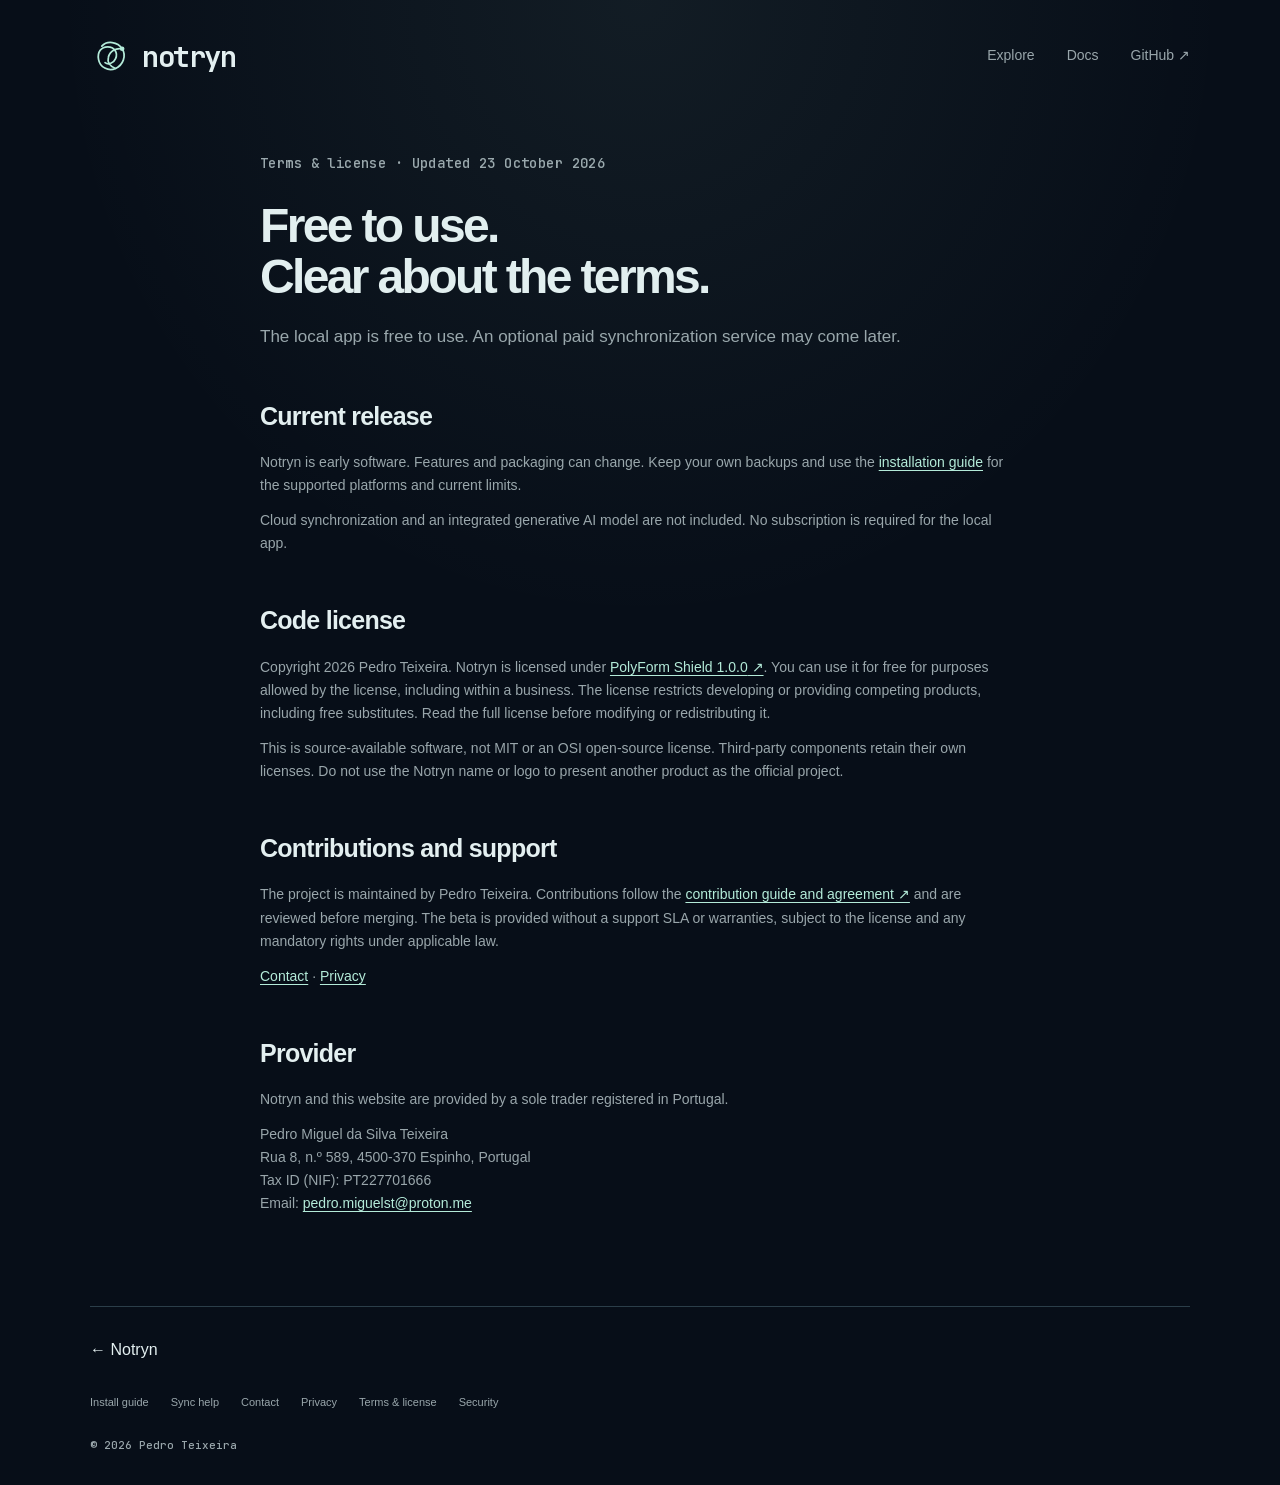
<file: terms.html>
<!doctype html><html lang="en"><head><meta charset="utf-8"><meta name="viewport" content="width=device-width,initial-scale=1"><title>Terms & license · Notryn</title><meta name="description" content="Notryn terms and license: the local app is free to use. An optional paid sync service may come later."><link rel="icon" href="assets/favicon.svg" type="image/svg+xml"><script src="assets/runtime/theme-core.js"></script><script src="theme.js"></script><link rel="stylesheet" href="styles.css"><meta property="og:type" content="website"><meta property="og:site_name" content="Notryn"><meta property="og:url" content="https://notryn.com/terms.html"><meta property="og:title" content="Terms & license · Notryn"><meta property="og:description" content="Notryn terms and license: the local app is free to use. An optional paid sync service may come later."><meta property="og:image" content="https://notryn.com/assets/notryn-card.png"><meta name="twitter:card" content="summary_large_image"><link rel="canonical" href="https://notryn.com/terms.html"></head><body><a class="skip-link" href="#main">Skip to content</a><header class="site-header wrap"><a class="brand" href="/" aria-label="Notryn home"><svg aria-hidden="true" viewBox="0 0 64 64"><use href="#notryn-mark"/></svg><span>notryn</span></a><nav aria-label="Main navigation"><a href="/#experience">Explore</a><a href="guide.html">Docs</a><a href="https://github.com/pedromst/notryn">GitHub ↗</a></nav></header><main id="main" class="guide-main wrap"><p class="eyebrow">Terms &amp; license · Updated 23 October 2026</p><h1>Free to use.<br>Clear about the terms.</h1><p class="lead">The local app is free to use. An optional paid synchronization service may come later.</p>
<section><h2>Current release</h2><p>Notryn is early software. Features and packaging can change. Keep your own backups and use the <a href="guide.html">installation guide</a> for the supported platforms and current limits.</p><p>Cloud synchronization and an integrated generative AI model are not included. No subscription is required for the local app.</p></section>
<section><h2>Code license</h2><p>Copyright 2026 Pedro Teixeira. Notryn is licensed under <a href="https://github.com/pedromst/notryn/blob/main/LICENSE">PolyForm Shield 1.0.0</a>. You can use it for free for purposes allowed by the license, including within a business. The license restricts developing or providing competing products, including free substitutes. Read the full license before modifying or redistributing it.</p><p>This is source-available software, not MIT or an OSI open-source license. Third-party components retain their own licenses. Do not use the Notryn name or logo to present another product as the official project.</p></section><section><h2>Contributions and support</h2><p>The project is maintained by Pedro Teixeira. Contributions follow the <a href="https://github.com/pedromst/notryn/blob/main/CONTRIBUTING.md">contribution guide and agreement</a> and are reviewed before merging. The beta is provided without a support SLA or warranties, subject to the license and any mandatory rights under applicable law.</p><p><a href="contact.html">Contact</a> · <a href="privacy.html">Privacy</a></p></section><section id="provider"><h2>Provider</h2><p>Notryn and this website are provided by a sole trader registered in Portugal.</p><p>Pedro Miguel da Silva Teixeira<br>Rua 8, n.º 589, 4500-370 Espinho, Portugal<br>Tax ID (NIF): PT227701666<br>Email: <a href="mailto:pedro.miguelst@proton.me">pedro.miguelst@proton.me</a></p></section></main><footer class="wrap"><a href="/">← Notryn</a><nav class="footer-links" aria-label="Project and policies"><a href="guide.html">Install guide</a><a href="sync.html">Sync help</a><a href="contact.html">Contact</a><a href="privacy.html">Privacy</a><a href="terms.html">Terms &amp; license</a><a href="security.html">Security</a></nav><span class="small">© 2026 Pedro Teixeira</span></footer>  <svg class="svg-defs" aria-hidden="true"><symbol id="notryn-mark" viewBox="0 0 64 64"><g fill="none" stroke="currentColor" stroke-width="2.65" stroke-linecap="round" stroke-linejoin="round"><path d="M18 17C26 8 42 10 49 21C56 32 50 46 39 51C28 56 15 49 13 37C11 26 17 18 27 18C37 18 43 27 39 36C36 43 28 46 23 42"/><path d="M49 21C40 19 30 25 28 34C26 42 31 48 39 51"/></g><circle cx="49" cy="21" r="3.5" fill="currentColor"/></symbol></svg>
</body></html>
</file>
<file: styles.css>
@font-face{font-family:Notryn Mono;src:url('assets/fonts/JetBrainsMono-500-latin.woff2') format('woff2');font-weight:500;font-display:swap}
@font-face{font-family:Notryn Mono;src:url('assets/fonts/JetBrainsMono-700-latin.woff2') format('woff2');font-weight:700;font-display:swap}
*{box-sizing:border-box}html{scroll-behavior:smooth;scroll-padding-top:32px}body{margin:0;background:var(--bg,#070e18);color:var(--text,#deeaed);font:16px/1.65 -apple-system,BlinkMacSystemFont,'Segoe UI',sans-serif;-webkit-font-smoothing:antialiased}body::before{content:'';position:absolute;inset:0 0 auto;height:680px;background:radial-gradient(ellipse at 50% 0,rgba(177,231,215,.065),transparent 65%);pointer-events:none}a{color:inherit;text-decoration:none}button{font:inherit;cursor:pointer}a,button,summary{touch-action:manipulation}button,summary,a{-webkit-tap-highlight-color:transparent}a:focus-visible,button:focus-visible,summary:focus-visible,pre:focus-visible{outline:2px solid var(--accent,#b1e7d7);outline-offset:5px}p,h1,h2,h3{margin:0}svg{display:block}.wrap{width:min(1100px,calc(100% - 64px));margin-inline:auto}.site-header{height:112px;display:flex;align-items:center;justify-content:space-between;position:relative}.brand{display:inline-flex;align-items:center;gap:10px;font:700 29px/1 'Notryn Mono',monospace;letter-spacing:-1.5px}.brand svg{width:42px;height:42px;color:var(--accent,#b1e7d7)}nav{display:flex;align-items:center;gap:32px;font-size:14px}nav a{color:var(--muted,#96a7ad)}nav a:hover,.text-link:hover{color:var(--accent,#b1e7d7)}nav .nav-cta{color:var(--text,#deeaed);border-bottom:1px solid var(--border,#2b3e49);padding:8px 0}.nav-cta span{margin-left:8px}.hero{text-align:center;padding:54px 0 66px}.eyebrow,.small,.benefit-mark,.platform-tabs,.status-label,.code-heading{font-family:'Notryn Mono',monospace}.eyebrow{font-size:12px;color:var(--muted,#96a7ad);letter-spacing:.03em}.status-dot{display:inline-block;width:6px;height:6px;margin:0 7px 2px 0;border-radius:50%;background:var(--accent,#b1e7d7);box-shadow:0 0 12px #b1e7d740}h1{font-size:clamp(52px,6.3vw,80px);line-height:1.07;font-weight:600;letter-spacing:-.055em;margin:25px 0}h1 em{font-style:normal;color:var(--accent,#b1e7d7)}.hero-copy{font-size:18px;line-height:1.7;color:var(--muted,#96a7ad);max-width:590px;margin:auto}.input-promise{font-size:15px;margin-top:20px;color:var(--text,#deeaed)}.hero-actions{display:flex;gap:28px;justify-content:center;align-items:center;margin-top:27px}.button{background:var(--accent,#b1e7d7);color:var(--bg,#070e18);padding:12px 22px;border-radius:9px;font-size:14px;font-weight:650;display:inline-flex;align-items:center;gap:24px}.button:hover{filter:brightness(1.07)}.text-link{font-size:14px;display:inline-flex;align-items:center;gap:14px}.small{color:var(--muted,#96a7ad);font-size:11px;line-height:1.7}.release-note{margin-top:16px;font-size:10px}.experience{scroll-margin-top:24px}.experience-heading{display:flex;align-items:center;justify-content:space-between;padding-bottom:16px}.experience-heading h2{font-size:15px;font-weight:500}.demo-frame{border:1px solid var(--border,#2b3e49);border-radius:18px;overflow:hidden;background:var(--bg,#070e18)}.brain-demo{display:block;width:100%;height:610px;border:0}.demo-caption{display:flex;justify-content:space-between;gap:50px;margin-top:16px;color:var(--muted,#96a7ad);font-size:12px}.demo-caption details{max-width:330px;flex:0 0 210px}.demo-caption summary{text-align:right;cursor:pointer;color:var(--text,#deeaed)}.demo-caption details p{padding-top:12px}.benefits{display:grid;grid-template-columns:repeat(3,1fr);gap:54px;padding-block:100px}.benefit-mark{font-size:11px;color:var(--accent,#b1e7d7)}.benefits h2{font-size:25px;line-height:1.25;letter-spacing:-.035em;margin:18px 0}.benefits p{font-size:14px;color:var(--muted,#96a7ad);line-height:1.75}.benefits p.small{margin-top:14px;font-size:10px}.install-section{display:grid;grid-template-columns:.85fr 1.15fr;align-items:center;gap:70px;padding-block:50px 95px;border-top:1px solid var(--border,#2b3e49)}.install-intro h2{font-size:34px;line-height:1.2;letter-spacing:-.04em;margin:18px 0}.install-intro p:not(.eyebrow){font-size:15px;color:var(--muted,#96a7ad);max-width:315px}.install-intro .text-link{margin-top:24px;color:var(--accent,#b1e7d7)}.install-card{border:1px solid var(--border,#2b3e49);border-radius:14px;overflow:hidden;min-width:0;background:var(--panel,#101f2a)}.platform-tabs{display:flex;padding:8px;gap:6px;border-bottom:1px solid var(--border,#2b3e49)}.platform-tabs button{background:transparent;border:0;color:var(--muted,#96a7ad);border-radius:7px;padding:8px 15px;font-size:12px}.platform-tabs button[aria-pressed=true]{background:var(--accent,#b1e7d7);color:var(--bg,#070e18)}.install-body{padding:24px}.status-label{font-size:10px;color:var(--accent,#b1e7d7)}.install-body h3{font-size:20px;font-weight:550;margin:10px 0}.install-body>p:not(.status-label){font-size:13px;color:var(--muted,#96a7ad);line-height:1.7}.code-heading{display:flex;align-items:center;justify-content:space-between;margin-top:22px;font-size:10px;color:var(--muted,#96a7ad)}.code-heading button{font:inherit;background:transparent;border:0;color:var(--accent,#b1e7d7);padding:6px 0 6px 10px}pre{background:var(--bg,#070e18);border:1px solid var(--border,#2b3e49);border-radius:7px;padding:14px;overflow:auto;margin:8px 0 12px;font:11px/1.8 'Notryn Mono',monospace;tab-size:2}code{font-family:inherit}.install-body .text-link{margin-top:18px;font-size:12px}.install-body .small{font-size:10px}.questions{display:grid;grid-template-columns:.85fr 1.15fr;gap:70px;padding-bottom:90px}.questions h2{font-size:27px;letter-spacing:-.03em}.questions details{border-bottom:1px solid var(--border,#2b3e49);padding:17px 0}.questions details:first-child{padding-top:0}.questions summary{cursor:pointer;font-size:14px;list-style:none;display:flex;justify-content:space-between;gap:20px}.questions summary::after{content:'+';color:var(--accent,#b1e7d7)}.questions details[open] summary::after{content:'−'}.questions summary::-webkit-details-marker{display:none}.questions details p{font-size:13px;color:var(--muted,#96a7ad);padding-top:14px;line-height:1.8}footer{display:flex;align-items:center;justify-content:space-between;gap:25px;padding-block:30px;border-top:1px solid var(--border,#2b3e49)}footer .brand{font-size:20px}footer .brand svg{width:29px;height:29px}footer p{font-size:12px;color:var(--muted,#96a7ad)}.svg-defs{width:0;height:0;position:absolute;overflow:hidden}.skip-link{position:absolute;left:20px;top:-100px;padding:10px;background:var(--accent,#b1e7d7);color:var(--bg,#070e18);z-index:10}.skip-link:focus{top:15px}[hidden]{display:none!important}
.guide-main{max-width:760px;margin:40px auto 90px}.guide-main h1{font-size:48px;margin-bottom:20px}.guide-main .lead{color:var(--muted,#96a7ad);font-size:17px}.guide-main section{margin-top:45px}.guide-main h2{font-size:25px;letter-spacing:-.03em;margin-bottom:14px}.guide-main h3{font-size:17px;margin:25px 0 12px}.guide-main p,.guide-main li{font-size:14px;color:var(--muted,#96a7ad);margin-bottom:12px}.guide-main a{color:var(--accent,#b1e7d7);text-decoration:underline;text-underline-offset:3px}.guide-main strong{color:var(--text,#deeaed)}.guide-main ol{padding-left:22px}.guide-main pre{font-size:12px;margin:15px 0}.guide-nav{display:flex;gap:22px;flex-wrap:wrap;margin-top:25px;font-size:13px}.guide-main :target{scroll-margin-top:30px}
@media(max-width:760px){.wrap{width:calc(100% - 40px)}.site-header{height:85px}.brand{font-size:24px}.brand svg{width:35px;height:35px}nav{gap:20px;font-size:12px}.site-header nav>a:first-child{display:none}.hero{padding:40px 0 50px}h1{font-size:62px}.hero-copy{font-size:16px;max-width:420px}.hero-copy br{display:none}.input-promise{font-size:13px}.hero-actions{gap:23px}.experience-heading .small{font-size:9px;max-width:150px;text-align:right}.brain-demo{height:550px}.demo-caption{display:block;font-size:11px}.demo-caption details{max-width:none;margin-top:10px}.demo-caption summary{text-align:left}.benefits{grid-template-columns:1fr;gap:32px;padding-block:58px}.benefits article{max-width:480px}.benefits h2 br{display:none}.benefits h2{font-size:23px;margin:10px 0}.benefits p{font-size:14px}.install-section{grid-template-columns:1fr;gap:30px;padding-block:40px 55px}.install-intro h2{font-size:32px}.install-intro p:not(.eyebrow){max-width:460px}.install-intro h2 br{display:none}.questions{grid-template-columns:1fr;gap:25px;padding-bottom:45px}footer{flex-wrap:wrap;gap:18px}footer p{order:3;width:100%}.guide-main h1{font-size:38px}.guide-main{margin-block:25px 60px}}
@media(max-width:400px){nav{gap:14px}.site-header .nav-cta{display:inline-flex}h1{font-size:56px}.hero-copy{font-size:15px}.brain-demo{height:510px}.install-body{padding:19px}.platform-tabs button{padding:8px 12px}}
@media(prefers-reduced-motion:reduce){html{scroll-behavior:auto}}

/* Supporting links stay in the footer; the main page remains short. */
footer{flex-wrap:wrap}.footer-links{display:flex;flex-wrap:wrap;gap:22px;font-size:11px}footer>.footer-links{flex-basis:100%;padding-top:5px}.install-section{margin-top:58px;padding-bottom:55px}.benefits{padding-block:15px 85px}.hero h1{font-size:clamp(47px,6.1vw,76px)}
@media(max-width:760px){.install-section{margin-top:38px}.benefits{padding-block:5px 55px}.footer-links{gap:18px}nav{gap:17px}.hero h1{font-size:52px}.hero-copy{max-width:400px}}
@media(max-width:400px){.hero h1{font-size:46px}.site-header nav{gap:12px}.footer-links{font-size:11px}}

.brain-demo{height:700px}.demo-caption a{color:var(--accent);text-decoration:underline;text-underline-offset:3px}@media(max-width:760px){.brain-demo{height:480px}}

/* A static, faint network keeps the hero quiet and costs no animation frames. */
.hero{position:relative;isolation:isolate}
.hero::before{content:"";position:absolute;z-index:-1;pointer-events:none;left:50%;top:-36px;bottom:-12px;width:min(1440px,calc(100vw - 20px));transform:translateX(-50%);background:url('assets/hero-network.svg') center/100% 100% no-repeat;opacity:.55}
@media(max-width:760px){.hero::before{top:-18px;bottom:0;width:100vw;background:url('assets/hero-network-mobile.svg') center/cover no-repeat;opacity:.42}}
.sync-section{display:grid;grid-template-columns:.85fr 1.15fr;gap:70px;align-items:start;padding-block:60px 95px;border-top:1px solid var(--border,#2b3e49)}.sync-intro h2{font-size:34px;line-height:1.2;letter-spacing:-.04em;margin:18px 0}.sync-intro>p:not(.eyebrow){font-size:15px;color:var(--muted,#96a7ad);line-height:1.75}.sync-intro .text-link{margin-top:24px;color:var(--accent,#b1e7d7)}.sync-steps{list-style:none;margin:0;padding:0;counter-reset:sync;border:1px solid var(--border,#2b3e49);border-radius:14px;background:var(--panel,#101f2a)}.sync-steps li{counter-increment:sync;position:relative;padding:22px 24px 22px 70px;border-top:1px solid var(--border,#2b3e49)}.sync-steps li:first-child{border-top:0}.sync-steps li::before{content:counter(sync);position:absolute;left:24px;top:21px;width:27px;height:27px;display:grid;place-items:center;border:1px solid var(--accent,#b1e7d7);border-radius:50%;color:var(--accent,#b1e7d7);font:12px/1 'Notryn Mono',monospace}.sync-steps strong{display:block;font-size:15px;font-weight:550}.sync-steps span{display:block;margin-top:6px;font-size:13px;line-height:1.7;color:var(--muted,#96a7ad)}
@media(max-width:760px){.sync-section{grid-template-columns:1fr;gap:30px;padding-block:40px 55px}.sync-intro h2{font-size:32px}.sync-intro h2 br{display:none}.sync-steps li{padding:18px 18px 18px 60px}.sync-steps li::before{left:18px;top:17px}}
.guide-main ul,.guide-main ol{padding-left:22px;color:var(--muted,#96a7ad);line-height:1.8}.guide-main li{margin:8px 0}.guide-main li strong{color:var(--text,#deeaed)}.sync-help-list dt{margin-top:18px;color:var(--text,#deeaed);font-weight:550}.sync-help-list dd{margin:5px 0 0;font-size:14px;color:var(--muted,#96a7ad);line-height:1.75}
.command-box{position:relative;margin:8px 0 12px}.command-box pre{margin:0;padding-right:150px}.copy-command{position:absolute;top:50%;right:10px;transform:translateY(-50%);font:600 11px/1 'Notryn Mono',monospace;color:var(--bg,#070e18);background:var(--accent,#b1e7d7);border:0;border-radius:7px;padding:9px 12px;white-space:nowrap}.copy-command:hover{filter:brightness(1.08)}
@media(max-width:760px){.command-box pre{padding-right:14px;padding-bottom:58px;white-space:pre-wrap;word-break:break-all}.copy-command{top:auto;bottom:10px;transform:none;right:10px}}

/* Hero copy block and the GitHub mark in the sync section. */
.hero-brain{font-size:16px;line-height:1.7;color:var(--muted,#96a7ad);max-width:640px;margin:16px auto 0}
.hero-primary{display:flex;flex-direction:column;align-items:center;gap:10px}
.hero-note{margin:0}
.hero-actions{align-items:flex-start}
.hero-actions .text-link{min-height:44px}
.site-header nav{flex-shrink:0}.site-header .nav-cta,.site-header nav a{white-space:nowrap}.site-header .nav-cta{min-height:44px;display:inline-flex;align-items:center;flex:none;padding-inline:4px}
.sync-kicker{display:inline-flex;align-items:center;gap:8px}
.github-mark{width:16px;height:16px;flex:none;display:block;fill:currentColor;color:var(--text,#deeaed)}

@media(max-width:760px){
  .site-header nav a{min-height:44px;display:inline-flex;align-items:center}
  .hero-actions{flex-wrap:wrap;justify-content:center;row-gap:8px}
  .hero-copy,.hero-brain,.benefits p:not(.small),.install-intro p:not(.eyebrow),.install-body>p:not(.status-label),.sync-intro>p:not(.eyebrow),.sync-steps span,.questions details p,.experience-heading h2{font-size:16px}
  .small,.benefit-mark,.status-label,.code-heading,.experience-heading .small,.benefits p.small,.install-body .small,.footer-links,footer p,pre,.copy-command,.release-note,.platform-tabs,.eyebrow{font-size:12px}
  .platform-tabs button,.copy-command,.questions summary,.footer-links a,.hero-actions .text-link,.button{min-height:44px}
  .questions summary{align-items:center}
  .footer-links a{display:inline-flex;align-items:center}
  .command-box pre,.command-box code{white-space:nowrap;word-break:normal;overflow-x:auto}
  .command-box pre{padding-bottom:72px}
  .copy-command{font-size:12px;padding:12px 14px}
}
@media(max-width:400px){
  .site-header nav a:not(.nav-cta){display:none}
  .hero-copy{font-size:16px}
  .hero h1{font-size:40px}
}

/* Body links. On iOS the grey paragraph colour can paint both the words and the underline, so the colour is set again here. */
.questions details a,
.guide-main a,
main :is(p,li,dd) a:not(.button):not(.text-link){
  color:var(--accent,#b1e7d7);
  -webkit-text-fill-color:var(--accent,#b1e7d7);
  text-decoration-line:underline;
  text-decoration-color:var(--accent,#b1e7d7);
  text-decoration-thickness:1px;
  text-underline-offset:3px;
  text-decoration-skip-ink:none;
}
.questions details a:hover,
.questions details a:focus-visible,
.guide-main a:hover,
.guide-main a:focus-visible,
main :is(p,li,dd) a:not(.button):not(.text-link):hover,
main :is(p,li,dd) a:not(.button):not(.text-link):focus-visible{
  color:#e9fff8;
  -webkit-text-fill-color:#e9fff8;
  text-decoration-color:#e9fff8;
}
.questions details a:focus-visible,
.guide-main a:focus-visible,
main :is(p,li,dd) a:not(.button):not(.text-link):focus-visible{
  outline:2px solid var(--accent,#b1e7d7);
  outline-offset:3px;
}
.questions details a[href^="http"]::after,
.guide-main a[href^="http"]::after,
main :is(p,li,dd) a[href^="http"]:not(.button):not(.text-link)::after{
  content:"\00a0↗";
  text-decoration:none;
}

/* Benefits heading spans the cards. Card titles keep the previous heading size as h3. */
.benefits > h2{grid-column:1 / -1;font-size:34px;line-height:1.2;letter-spacing:-.04em;margin:0 0 8px;max-width:16em}
.benefits h3{font-size:25px;line-height:1.25;letter-spacing:-.035em;margin:18px 0;font-weight:600}
.benefits{padding-top:72px}
.demo-note{margin:18px 0 0;color:var(--muted,#96a7ad);font-size:16px;line-height:1.7}
@media(max-width:760px){
 .experience-heading{flex-direction:column;align-items:flex-start;gap:6px}
 .experience-heading .small{max-width:none;text-align:left}
}
.closing{text-align:center;padding:24px 0 90px}
.closing h2{font-size:34px;line-height:1.2;letter-spacing:-.04em;margin:0 auto 16px;max-width:14em}
.closing p{color:var(--muted,#96a7ad);font-size:16px;line-height:1.7;margin:0 auto 24px;max-width:36em}
.questions{padding-bottom:36px}
@media(max-width:760px){
  .benefits > h2{font-size:32px;margin:0 0 4px}
  .benefits h3{font-size:23px;margin:10px 0}
  .demo-note,.closing p{font-size:16px}
  .closing{padding-bottom:55px}
  .closing h2{font-size:32px}
}
</file>
<file: demo/style.css>
@font-face{font-family:JetBrains;src:url('fonts/mono.woff2');font-weight:400;font-display:swap}@font-face{font-family:JetBrains;src:url('fonts/JetBrainsMono-500-latin.woff2');font-weight:500;font-display:swap}@font-face{font-family:JetBrains;src:url('fonts/JetBrainsMono-700-latin.woff2');font-weight:700;font-display:swap}
:root{--bg:#080e12;--panel:#10191e;--line:#26363c;--text:#e6eeeb;--muted:#879b9f;--accent:#a7dfc5;--amber:#d8b58f;--font:JetBrains,monospace}*{box-sizing:border-box}html{color-scheme:dark}body{margin:0;background:var(--bg);color:var(--text);font:13px/1.5 var(--font);height:100dvh;overflow:hidden;font-feature-settings:'liga' 0}button,input,textarea,select{font:inherit}button{cursor:pointer;color:inherit;border:0;background:none;display:inline-flex;align-items:center;justify-content:center;gap:9px;border-radius:7px;transition:background .15s,color .15s}button:disabled{cursor:default;opacity:.35}button:not(:disabled):hover{color:var(--accent);background:#a7dfc50b}button:focus-visible,a:focus-visible{outline:2px solid var(--accent);outline-offset:3px}input,textarea,select{min-width:0;color:var(--text);outline:none}input::placeholder,textarea::placeholder{color:#6f848c}a{color:var(--accent)}[hidden]{display:none!important}.icon{width:18px;height:18px;fill:none;stroke:currentColor;stroke-width:1.55;stroke-linecap:round;stroke-linejoin:round;flex-shrink:0}.icon-button{width:36px;height:36px;flex-shrink:0;color:var(--muted)}.primary{background:var(--accent);color:#10251d;padding:10px 15px;font-size:12px;font-weight:500;min-height:38px}.primary:not(:disabled):hover{color:#081c12;background:#c3f0d9}.secondary{border:1px solid var(--line);color:#bacbc9;padding:9px 13px;min-height:37px;font-size:12px}.large{min-height:45px;padding:12px 19px}.topbar{height:76px;border-bottom:1px solid var(--line);display:flex;align-items:center;gap:20px;padding:0 28px;background:#0b1318;position:relative;z-index:10}.brand{font-size:26px;font-weight:500;letter-spacing:-1.5px;gap:13px;padding:0;flex-shrink:0}.logo,.welcome-symbol{display:inline-block;position:relative;width:31px;height:31px;color:var(--accent)}.logo i,.welcome-symbol i{position:absolute;left:0;top:25%;width:100%;height:50%;border:1px solid currentColor;border-radius:50%}.logo i:nth-child(2),.welcome-symbol i:nth-child(2){transform:rotate(60deg)}.logo i:nth-child(3),.welcome-symbol i:nth-child(3){transform:rotate(-60deg)}.top-separator{height:22px;width:1px;background:var(--line)}.brain-picker{color:#b7c8c7;max-width:240px;justify-content:space-between;padding:9px 5px;font-size:12px;flex-shrink:1}.brain-picker span{white-space:nowrap;overflow:hidden;text-overflow:ellipsis}.brain-picker svg{width:13px}.global-search{width:320px;height:39px;margin-left:auto;margin-right:auto;justify-content:flex-start;padding:0 12px;border:1px solid #25373b;background:#0c171b;color:#7f969b;font-size:11px}.global-search kbd{margin-left:auto;font-size:10px;border:1px solid #2a3b40;border-radius:4px;padding:2px 4px;color:#7c9095;white-space:nowrap}.top-actions{display:flex;gap:13px;align-items:center}.top-actions>.icon-button{border:1px solid #2a3d40;color:var(--accent)}.workspace{height:calc(100dvh - 76px);display:flex;position:relative}.library{width:248px;flex-shrink:0;background:#0b1419;border-right:1px solid var(--line);display:flex;flex-direction:column;padding:22px 17px 12px;transition:width .2s;min-height:0}.library-top{display:flex;justify-content:space-between;align-items:center;padding-left:8px;font-size:12px;font-weight:500}.library-top>div{display:flex;gap:0}.library-top .icon-button{width:30px}.local-search{display:flex;align-items:center;gap:10px;padding:10px;border:1px solid #203037;border-radius:6px;margin:21px 0 19px;color:var(--muted)}.local-search .icon{width:15px;height:15px}.local-search input{background:none;border:0;width:100%;font-size:11px}.local-search:focus-within{border-color:#80a795}.library-tabs{display:flex;align-items:center;gap:14px;padding:0 7px;margin-bottom:18px;font-size:10px}.library-tabs button{padding:0;color:var(--muted);border-radius:0}.library-tabs button.active{color:var(--accent)}.library-tabs>span{margin-left:auto;color:#637d84;font-size:10px}.file-tree{overflow:auto;flex:1;min-height:0}.tree-row{display:flex;width:100%;justify-content:flex-start;gap:9px;text-align:left;font-size:11px;min-height:38px;padding:8px 9px;margin-bottom:2px;white-space:nowrap;overflow:hidden;color:#9fb4b6}.tree-row .icon{width:15px;height:15px;color:#708f92}.tree-row>span{overflow:hidden;text-overflow:ellipsis}.tree-row.active{background:#1a302b;color:#d0e9dc}.tree-row.active .icon{color:var(--accent)}.folder-row{color:#b6cbc8;margin-top:6px}.folder-row .folder-toggle{width:10px;height:10px;margin-left:auto}.folder-row[aria-expanded=true] .folder-toggle{transform:rotate(90deg)}.library-bottom{display:flex;align-items:center;justify-content:space-between;border-top:1px solid var(--line);padding-top:10px;margin-top:15px;color:#7a9294;font-size:9px}.library-bottom>span{display:flex;align-items:center;gap:7px}.library-bottom .icon{width:13px;height:13px}.universe{position:relative;flex:1;min-width:0;overflow:hidden;background:radial-gradient(ellipse at 54% 42%,#16302955,transparent 56%)}#graph{display:block;width:100%;height:100%;touch-action:none;cursor:grab}#graph:active{cursor:grabbing}.universe-top{position:absolute;top:23px;left:23px;right:27px;display:flex;align-items:center;justify-content:space-between;gap:15px;pointer-events:none}.universe-top>div{display:flex;align-items:center;gap:12px}.universe-top button{pointer-events:auto}#sidebar-open{display:none}#graph-summary{font-size:11px;color:#728f92}.universe-bottom{position:absolute;bottom:40px;left:29px;right:27px;display:flex;align-items:flex-end;justify-content:space-between;gap:20px;pointer-events:none}.legend{display:flex;gap:19px;flex-wrap:wrap;max-width:70%;pointer-events:auto}.legend button{font-size:10px;padding:4px 0;color:#8ba3a3;gap:7px}.legend button::before{content:'';width:5px;height:5px;background:var(--color);border-radius:50%;box-shadow:0 0 9px color-mix(in srgb,var(--color),transparent 60%)}.legend button.active{color:#e3f0e8}.legend button.dimmed{opacity:.35}.graph-tools{display:flex;border:1px solid #2c4143;border-radius:8px;padding:4px;background:#0c191dc9;backdrop-filter:blur(12px);pointer-events:auto;flex-shrink:0}.graph-tools button{width:32px;height:31px;font-size:18px;color:#91b5ac}.graph-tools .icon{width:14px;height:14px}.graph-tools>span{height:18px;width:1px;background:#2a3a3e;margin:6px 5px}.graph-hint{position:absolute;bottom:16px;left:30px;color:#506b72;font-size:9px;pointer-events:none}.welcome{position:absolute;inset:0;display:flex;flex-direction:column;align-items:center;justify-content:center;text-align:center;padding-bottom:55px;pointer-events:none}.welcome>*{pointer-events:auto}.welcome-symbol{width:64px;height:64px;margin-bottom:31px}.welcome h1{font-size:clamp(29px,3.6vw,48px);line-height:1.27;font-weight:400;letter-spacing:-2px;margin:0 0 23px}.welcome p{font-size:12px;color:#8ca6a2;line-height:1.9;margin:0 0 30px}.welcome>div{display:flex;gap:12px}.empty-brain{position:absolute;inset:0;display:flex;flex-direction:column;align-items:center;justify-content:center;text-align:center;padding:30px;pointer-events:none}.empty-brain>*{pointer-events:auto}.empty-brain h2{font-size:27px;font-weight:400;letter-spacing:-1px}.empty-brain p{color:var(--muted);font-size:12px;margin:0 0 20px}.document{width:min(44vw,590px);border-left:1px solid var(--line);background:#0d171b;display:flex;flex-direction:column;min-width:0;flex-shrink:0;box-shadow:-14px 0 60px #0002;z-index:5}.document-toolbar{display:flex;align-items:center;gap:9px;border-bottom:1px solid var(--line);padding:13px 17px;min-height:66px}.document-toolbar>span{font-size:10px;color:var(--muted);overflow:hidden;text-overflow:ellipsis;white-space:nowrap;flex:1}.document-toolbar>div{display:flex;gap:7px}.document-toolbar .secondary,.document-toolbar .primary{font-size:11px;min-height:33px;padding:7px 11px}.document-read{flex:1;overflow:auto;padding:34px 34px 25px}.note-path{font-size:10px;line-height:1.8;color:#688d89;overflow-wrap:anywhere}.document-read h1{font-size:27px;line-height:1.4;letter-spacing:-1px;font-weight:500;margin:14px 0 24px;overflow-wrap:anywhere}.markdown{font-size:13px;line-height:1.9;color:#bbcfc9;overflow-wrap:anywhere}.markdown p{margin:12px 0}.markdown h2{font-size:19px;line-height:1.5;font-weight:500;color:#dce8e1;margin:32px 0 14px;letter-spacing:-.6px}.markdown h3{font-size:15px;color:var(--text);margin-top:26px}.markdown ul,.markdown ol{padding-left:22px}.markdown li{margin:6px 0}.markdown a,.markdown button{color:var(--accent);text-decoration:underline;text-underline-offset:4px;display:inline;padding:0;border-radius:0;font:inherit;text-align:left}.markdown pre{white-space:pre-wrap;overflow-wrap:anywhere;padding:18px;background:#080f13;border:1px solid #243630;border-radius:6px;line-height:1.6;font-size:12px}.markdown code{color:#d3c3a2;font-size:.92em}.markdown blockquote{border-left:2px solid #5b8873;padding-left:18px;margin:22px 0;color:#8dada0}.markdown table{border-collapse:collapse;width:100%;font-size:11px}.markdown th,.markdown td{padding:10px;border:1px solid #2a3c3f;text-align:left;vertical-align:top}.markdown th{color:var(--accent);background:#14221f}.table-wrap{overflow:auto;margin:20px 0}.related{margin-top:36px;border-top:1px solid var(--line);padding-top:24px}.related-label{font-size:10px;color:var(--muted);margin-bottom:14px}.related button{display:flex;padding:8px 0;text-align:left;font-size:11px;color:var(--accent)}.read-foot{margin-top:30px;font-size:10px;color:var(--muted)}.read-foot a{text-decoration:none}.editor-wrap{display:flex;flex-direction:column;min-height:0;flex:1}.editor-label{display:flex;justify-content:space-between;padding:19px 25px;color:#79938d;font-size:10px}.editor-label .dirty{color:var(--amber)}#editor{resize:none;background:none;border:none;flex:1;min-height:0;width:100%;padding:9px 27px 24px;line-height:1.85;font-size:14px;tab-size:2;caret-color:var(--accent)}.editor-bottom{display:flex;justify-content:space-between;padding:15px 25px;font-size:10px;border-top:1px solid var(--line);color:#758c8c}.editor-bottom button{color:var(--accent)}#editor-preview{flex:1;overflow:auto;padding:15px 28px}.inline-error{margin:0;padding:16px 25px;background:#402b2488;color:#eac2b1;font-size:11px}.agent{position:absolute;right:24px;bottom:24px;width:365px;max-height:min(580px,90%);z-index:20;background:#12211feb;backdrop-filter:blur(28px);border:1px solid #3b5a4e;border-radius:14px;padding:23px;box-shadow:0 25px 80px #0008;display:flex;flex-direction:column}.agent-header{display:flex;gap:13px;align-items:center}.agent-header>div:nth-child(2){flex:1}.agent-header strong{font-size:15px;font-weight:500}.agent-header span{display:block;font-size:10px;color:#84a99b;margin-top:3px}.agent-header>.icon-button{width:29px;height:29px}.orb{width:40px;height:40px;border-radius:50%;background:radial-gradient(circle at 40% 37%,#d1f9df,#91bfa66a 25%,#25594466 45%,#182b2599 68%);border:1px solid #7aa68b;box-shadow:0 0 25px #87d4aa25;position:relative;flex-shrink:0}.orb:before{content:'';position:absolute;inset:-4px;border:1px dotted #4c795f;border-radius:50%}.orb.speaking{animation:orb 1s infinite alternate}.agent #voice[aria-pressed=true]{color:var(--accent);background:#365445}.conversation{overflow:auto;min-height:130px;max-height:310px;margin:23px 0 18px;font-size:12px;line-height:1.8;flex:1}.conversation p{margin:0 0 18px;color:#bcd6c9}.conversation .user-message{color:#e4eae1;text-align:right;background:#ffffff08;padding:10px 12px;border-radius:8px;margin-left:30px}.suggestions{display:flex;gap:7px;margin-bottom:15px;flex-wrap:wrap}.suggestions button{font-size:9px;border:1px solid #345044;padding:8px 9px;color:#a3c4b3}#ask-form{display:flex;gap:7px;border:1px solid #446456;border-radius:7px;padding:6px 7px 6px 12px;background:#0b1714}#ask-form input{background:none;border:0;width:100%;font-size:11px}#ask-form .primary{min-height:31px;height:31px;width:31px;padding:7px}.agent-caption{font-size:8px;line-height:1.8;color:#799b8b;margin-top:13px}.mobile-nav{display:none}body.library-hidden .library{display:none}body.library-hidden #sidebar-open{display:inline-flex}body.no-brain .library{display:none}body.no-brain .universe-top,body.no-brain .universe-bottom,body.no-brain .graph-hint{display:none}body.no-brain .top-separator,body.no-brain .brain-picker{display:none}dialog{background:#121e22;color:var(--text);border:1px solid #3b524d;border-radius:13px;padding:0;box-shadow:0 30px 120px #000b;max-height:85dvh;max-width:calc(100vw - 32px)}dialog::backdrop{background:#03080b99;backdrop-filter:blur(7px)}.command-dialog{width:610px;margin:15dvh auto auto}.command-search{display:flex;gap:15px;padding:23px;border-bottom:1px solid #30453e;align-items:center;color:var(--accent)}.command-search input{border:0;background:none;width:100%;font-size:13px}.key-close{font-size:10px;border:1px solid var(--line);padding:3px 6px;color:var(--muted)}.commands{max-height:390px;overflow:auto;padding:10px}.command-group-label{font-size:10px;color:#668b7e;padding:10px 12px}.command-row{width:100%;justify-content:flex-start;padding:12px;border-radius:6px;font-size:12px;text-align:left}.command-row>span{overflow:hidden;text-overflow:ellipsis;white-space:nowrap;flex:1}.command-row>small{font-size:9px;color:#709187;max-width:45%;overflow:hidden;text-overflow:ellipsis}.command-row kbd{margin-left:auto;color:#89a99b;font-size:10px}.command-row[aria-selected=true]{background:#294437;color:#dbefdf}.command-footer{display:flex;gap:20px;border-top:1px solid var(--line);padding:13px 23px;color:#6f8d82;font-size:9px}.form-dialog{width:465px;padding:28px}.dialog-heading{display:flex;align-items:center;justify-content:space-between;margin-bottom:25px;gap:20px}.dialog-heading h2,.form-dialog>h2{font-size:19px;line-height:1.5;font-weight:500;letter-spacing:-.6px;margin:0}.dialog-heading .icon-button{margin-right:-8px}.form-dialog label{display:flex;flex-direction:column;gap:9px;margin:18px 0;color:#9fb9af;font-size:11px}.form-dialog input,.form-dialog select{width:100%;padding:12px;border:1px solid #385047;background:#0b1617;border-radius:6px;font-size:12px}.form-dialog input:focus,.form-dialog select:focus{border-color:var(--accent)}.form-help{font-size:11px;line-height:1.8;color:#7e9d91;margin:23px 0}.dialog-actions{display:flex;gap:9px;justify-content:flex-end;margin-top:28px}.form-error{font-size:11px;color:#e2b8a6;line-height:1.7}.brain-card{width:100%;padding:15px 12px;border-bottom:1px solid var(--line);justify-content:flex-start;text-align:left;border-radius:0}.brain-card>.icon{color:var(--accent)}.brain-card>div{flex:1}.brain-card strong{font-size:13px;font-weight:400}.brain-card small{display:block;font-size:9px;color:var(--muted);margin-top:5px}.brain-card.active{color:var(--accent)}.shortcut-list{margin-top:28px}.shortcut-list>div{display:flex;justify-content:space-between;padding:13px 0;border-bottom:1px solid var(--line);gap:20px;font-size:11px}.shortcut-list dd{color:var(--accent);margin:0;white-space:nowrap}.toast{position:fixed;bottom:25px;left:50%;transform:translateX(-50%);background:#233d2f;border:1px solid #6c9f7f;color:#d5eadc;padding:13px 20px;font-size:11px;max-width:90vw;border-radius:8px;box-shadow:0 15px 45px #0008;z-index:100}.empty-list{padding:22px 8px;font-size:11px;color:var(--muted);line-height:1.9}.empty-list button{color:var(--accent);display:block;padding:0;margin-top:12px}*{scrollbar-width:thin;scrollbar-color:#29473c transparent}@keyframes orb{to{box-shadow:0 0 30px #8fd9af66;filter:brightness(1.2)}}
@media(min-width:1500px){.topbar{padding:0 36px;gap:24px}.library{width:265px;padding:28px 20px 16px}.document{width:570px}.document-read{padding:40px 45px}.markdown{font-size:14px}.global-search{width:380px}.tree-row{font-size:12px;min-height:41px}}
@media(max-width:1150px){.topbar{padding:0 20px;gap:14px}.brand{font-size:23px}.brain-picker{max-width:155px;font-size:11px}.global-search{width:270px;font-size:10px}.library{width:220px;padding-left:12px;padding-right:12px}.document{width:450px}.document-read{padding:26px}.legend{gap:12px}.legend button{font-size:9px}.universe-bottom{left:22px;right:20px}.top-actions{gap:8px}.graph-tools button{width:27px}.top-actions .primary{font-size:11px}}
@media(max-width:900px){.topbar{height:68px;padding:0 18px;gap:15px}.top-separator{display:none}.brand{font-size:23px}.brand .logo{width:27px;height:27px}.brain-picker{max-width:160px}.global-search{margin-left:auto;margin-right:0;width:36px;border:0;background:none;padding:0;justify-content:center}.global-search span,.global-search kbd{display:none}.top-actions>.primary{width:36px;padding:0;min-height:36px;background:transparent;color:var(--accent)}.top-actions>.primary span{display:none}.top-actions #agent-toggle{display:none}.workspace{height:calc(100dvh - 68px - 68px - env(safe-area-inset-bottom));display:block}.mobile-nav{display:flex;align-items:center;justify-content:space-around;position:fixed;bottom:0;left:0;right:0;height:calc(68px + env(safe-area-inset-bottom));padding:6px 13px calc(6px + env(safe-area-inset-bottom));border-top:1px solid var(--line);background:#0c171c;z-index:40}.mobile-nav button{flex-direction:column;gap:5px;padding:8px 15px;font-size:9px;color:#748e94;min-width:60px}.mobile-nav .active{color:var(--accent);background:#a7dfc508}.mobile-nav .icon{width:21px;height:21px}.universe{width:100%;height:100%}.library{position:absolute;inset:0;width:100%;height:100%;border:0;padding:23px 25px;z-index:4;display:none}.library-top{font-size:15px}.library-top #sidebar-close{display:none}.local-search input{font-size:14px}.local-search{padding:13px;margin:23px 0}.library-tabs{font-size:12px;margin-bottom:20px;gap:25px}.tree-row{font-size:13px;min-height:46px}.library-bottom{font-size:11px}.library-bottom .icon{width:16px;height:16px}.tree-row .icon{width:18px;height:18px}.document{position:absolute;inset:0;width:100%;height:100%;border:0;z-index:15}.document-read{padding:26px max(24px,calc((100vw - 650px)/2));}.document-read h1{font-size:28px}.markdown{font-size:14px}#editor{font-size:15px;padding:12px 26px 24px}.document-toolbar{padding:12px 17px;min-height:63px}.document-toolbar .secondary,.document-toolbar .primary{min-height:37px}.agent{inset:0;width:100%;height:100%;max-height:none;border:0;border-radius:0;background:#0e1b18;padding:30px max(25px,calc((100vw - 600px)/2));box-shadow:none;z-index:5}.agent-header{gap:15px}.agent-header strong{font-size:17px}.agent-header span{font-size:11px}.agent-header #agent-close{display:none}.conversation{font-size:14px;max-height:none;margin-top:30px}#ask-form input{font-size:14px}#ask-form{padding:9px 10px 9px 15px}#ask-form .primary{width:37px;height:37px}.suggestions button{font-size:10px;padding:10px}.agent-caption{font-size:9px}.universe-top{top:23px;left:23px;right:23px}#graph-summary{font-size:10px;max-width:175px;line-height:1.8}.universe-bottom{left:23px;right:23px;bottom:34px;align-items:center}.legend{max-width:55%;gap:8px 12px}.legend button{font-size:9px}.graph-hint{font-size:8px;bottom:10px;left:23px}.graph-tools button{width:31px;height:32px}.graph-tools>span{margin-left:3px;margin-right:3px}.welcome{padding:30px 22px 50px}.welcome h1{font-size:32px;letter-spacing:-1.7px}.welcome p{font-size:12px}.welcome-symbol{width:55px;height:55px}.welcome>div{flex-direction:column;width:min(100%,285px)}.welcome .large{min-height:47px}.empty-brain h2{font-size:22px}.empty-brain p{font-size:11px;max-width:270px;line-height:1.9}.form-dialog{padding:23px;width:440px}.form-dialog input,.form-dialog select{font-size:16px}.form-dialog .primary,.form-dialog .secondary{font-size:11px;min-height:42px}.command-dialog{margin:9dvh auto auto}.command-search{padding:18px;gap:10px}.command-search input{font-size:14px}.command-row{min-height:48px;font-size:12px}.command-row small{font-size:8px}.command-footer{font-size:8px;gap:15px}.toast{bottom:90px;font-size:11px;text-align:center}body[data-mobile=notes] .library{display:flex}body[data-mobile=notes] .universe,body[data-mobile=agent] .universe{visibility:hidden}body.library-hidden[data-mobile=notes] .library{display:flex}body[data-mobile=agent] .agent{display:flex}body.no-brain .mobile-nav button[data-mobile=notes]{opacity:.4}body.no-brain[data-mobile=notes] .library{display:none}body.no-brain[data-mobile=notes] .universe{visibility:visible}#sidebar-open{display:none!important}}
@media(max-width:420px){.topbar{padding:0 16px;gap:10px}.brand{font-size:21px;gap:9px}.brand .logo{width:26px;height:26px}.brain-picker{max-width:120px;font-size:10px}.top-actions{gap:0}.global-search{width:28px}.universe-top{left:19px;right:19px}.universe-bottom{left:19px;right:19px}.legend{max-width:50%}.graph-tools button{width:28px}.graph-tools{padding:3px}.graph-hint{left:19px;font-size:7px}.welcome h1{font-size:29px}.welcome p{font-size:11px}.document-toolbar{gap:3px}.document-toolbar>span{font-size:9px}.document-read{padding:24px}.document-read h1{font-size:25px}.dialog-actions{gap:7px}.dialog-actions button{padding:10px}}
@media(prefers-reduced-motion:reduce){*,*:before,*:after{animation:none!important;transition:none!important;scroll-behavior:auto!important}}

/* Writing layout and command reference. DOM order follows the chosen side. */
body[data-note-side="left"] .document{border-left:0;border-right:1px solid var(--line);box-shadow:14px 0 60px #0002}
.document-toolbar .desktop-layout-control{width:31px;height:33px}
#focus-note[aria-pressed="true"]{color:var(--accent);background:#274338}
#shortcuts-dialog{width:650px;padding:0}
#shortcuts-dialog .dialog-heading{padding:25px 28px 20px;margin:0;position:sticky;top:0;background:#121e22;z-index:1;border-bottom:1px solid var(--line)}
#shortcuts-dialog .dialog-heading p{font-size:12px;color:var(--muted);margin:8px 0 0}
#shortcut-catalog{padding:10px 20px 22px}
.shortcut-section h3{font-size:11px;font-weight:500;color:#8cae9f;margin:22px 10px 9px;letter-spacing:.04em}
.shortcut-command{display:flex;width:100%;min-height:43px;padding:10px;text-align:left;gap:15px;border-radius:5px;justify-content:space-between;font-size:12px}
.shortcut-command kbd{font-size:11px;color:var(--accent);white-space:nowrap;flex-shrink:0}
.shortcut-command .icon{width:14px;height:14px;color:#729487}
.shortcut-footer{padding:18px 28px;border-top:1px solid var(--line);color:var(--muted);font-size:11px;line-height:1.9}
@media(min-width:901px){body.note-focus .universe,body.note-focus .library{display:none}body.note-focus .document{width:100%;flex:1;border:0;box-shadow:none}body.note-focus .document-read,body.note-focus #editor-preview{padding-left:max(32px,calc((100% - 800px)/2));padding-right:max(32px,calc((100% - 800px)/2))}body.note-focus #editor{padding-left:max(32px,calc((100% - 800px)/2));padding-right:max(32px,calc((100% - 800px)/2))}}
@media(max-width:900px){.desktop-layout-control{display:none}body[data-note-side="left"] .document{border:0}#open-shortcuts{display:inline-flex}.top-actions{gap:7px}#shortcuts-dialog .dialog-heading{padding:21px 20px}#shortcut-catalog{padding:8px 10px 20px}.shortcut-command{font-size:11px;gap:10px}.shortcut-command kbd{font-size:10px}.shortcut-footer{padding:16px 20px}}

.sr-only{position:absolute;width:1px;height:1px;padding:0;margin:-1px;overflow:hidden;clip:rect(0,0,0,0);white-space:nowrap;border:0}
#graph:focus-visible{outline:1px solid #a7dfc56b;outline-offset:-5px}
#document-read:focus-visible{outline:1px solid #a7dfc560;outline-offset:-5px}
.graph-keyboard-status{position:absolute;left:28px;top:63px;max-width:calc(100% - 56px);padding:8px 11px;border:1px solid #314b42;background:#10221de8;border-radius:6px;color:#c3dfce;font-size:11px;pointer-events:none;overflow-wrap:anywhere}
#graph:focus~.graph-hint{color:#98b6a6;font-size:10px}
.shortcut-context{font-size:11px;line-height:1.8;color:var(--muted);margin:0 10px 12px}
@media(max-width:900px){.graph-keyboard-status{left:18px;top:55px;max-width:calc(100% - 36px)}}

.shortcut-alias{display:block;color:var(--muted);font-size:10px;font-weight:400;margin-top:4px;line-height:1.7}

/* Electron uses the quiet spaces in the top bar to move its frameless macOS window. */
.topbar{-webkit-app-region:drag}
.topbar :is(button,input,textarea,select,a){-webkit-app-region:no-drag}
</file>
<file: demo/glass.css>
/* Quiet glass surfaces around a luminous, spatial brain. */
:root{
 --bg:#070e18;--panel:#101e2a;--line:#b9dfeb21;--text:#e3eff0;--muted:#91aab3;--accent:#b4ebd9;
 --glass:linear-gradient(135deg,#d3efff0d,#d3efff02 45%,#a5d9ec08),#0c1924c9;
 --glass-edge:inset 0 1px 0 #e0f5ff12,inset 1px 0 0 #d3efff06,0 14px 44px #01061026;
}
body{display:flow-root;background:radial-gradient(ellipse at 48% -20%,#20394888,transparent 60%),radial-gradient(ellipse at 93% 92%,#15294666,transparent 55%),var(--bg)}
.topbar{height:64px;margin:14px 16px 0;padding:0 23px;border:1px solid var(--line);border-radius:17px;background:var(--glass);box-shadow:var(--glass-edge);backdrop-filter:blur(24px) saturate(125%);-webkit-backdrop-filter:blur(24px) saturate(125%)}
.brand{font-size:24px;letter-spacing:-1.2px}.brand .logo{filter:drop-shadow(0 0 7px #b4ebd922)}
.top-separator{background:linear-gradient(transparent,#cce9ee32,transparent)}
.global-search{height:38px;color:#a1bac1;border-color:#b5dbe524;background:linear-gradient(120deg,#a0d2de07,#070f164d);border-radius:9px;box-shadow:inset 0 1px 0 #d1eff407}
.global-search kbd{border-color:#b0d0dc26;color:#adc5ca;background:#d2e6ee05}
.top-actions>.icon-button{border-color:#bbdce529;color:#bcdad6;border-radius:10px;background:#ccefff04}
.primary{background:linear-gradient(135deg,#c5f1e4,#a0d4c5);box-shadow:inset 0 1px 0 #ffffff6b,0 3px 12px #00000013;border-radius:9px}
.secondary{border-color:#c1dfe32c;background:#bed8e307;border-radius:9px}
.workspace{height:calc(100dvh - 78px);padding:12px 16px 16px;gap:12px}
.library,.document,.universe{border:1px solid var(--line);border-radius:17px}
.library{width:238px;padding:19px 14px 11px;background:var(--glass);box-shadow:var(--glass-edge);backdrop-filter:blur(22px);-webkit-backdrop-filter:blur(22px)}
.library-top{font-size:12px;color:#d0e1e4}.local-search{border-color:#b6d7e222;background:#8cc6df05;border-radius:9px;margin-top:19px}
.local-search input,.tree-row{font-size:12px}.library-tabs{font-size:11px;gap:16px}.library-tabs>span{color:#879eaa;font-size:10px}
.tree-row{min-height:40px;color:#b3c6cd;border-radius:8px}.tree-row .icon{color:#88a8b3}
.tree-row.active{background:linear-gradient(115deg,#b4ebd923,#b4ebd910);box-shadow:inset 0 1px 0 #d6fff00c;color:#dcf4ee}
.folder-row{color:#c0d2d8}.library-bottom{color:#92aab1;font-size:10px}
.universe{background:radial-gradient(ellipse at 50% 48%,#182b3d70,transparent 66%),linear-gradient(150deg,#0815228a,#080f1a70);box-shadow:inset 0 1px 0 #c3eaff08}
.universe-top{top:20px;left:22px;right:22px}#graph-summary{font-size:11px;color:#9bb9c2}
.universe-bottom{bottom:46px;left:23px;right:23px;gap:16px}.legend{gap:15px}.legend button{font-size:10px;color:#a4bfc5}
.graph-tools{background:linear-gradient(140deg,#d2f0ff0e,#adcde503),#10202cd4;border:1px solid #c4e5ef30;border-radius:12px;padding:5px;box-shadow:var(--glass-edge);backdrop-filter:blur(22px);-webkit-backdrop-filter:blur(22px)}
.graph-tools button{color:#c1dfdf;border-radius:7px}.graph-tools>span{background:#c2e1e52b}
.graph-hint{bottom:19px;left:24px;font-size:10px;color:#89a6b1;letter-spacing:.01em}
.graph-keyboard-status{background:#10232de8;border-color:#b7e2e344;color:#d3e9e9;border-radius:9px;box-shadow:var(--glass-edge);backdrop-filter:blur(18px);-webkit-backdrop-filter:blur(18px)}
.graph-keyboard-status{top:55px;left:22px;font-size:11px}
#graph:focus-visible{outline:1px solid #b4ebd970;outline-offset:-6px;border-radius:17px;box-shadow:inset 0 0 35px #b4ebd905}
#graph:focus~.graph-hint{color:#b4d2d5;font-size:10px}
.document,body[data-note-side="left"] .document{background:linear-gradient(150deg,#e5f6ff07,transparent 45%),#0d1a25eb;border:1px solid #c1dfe327;box-shadow:var(--glass-edge);backdrop-filter:blur(24px);-webkit-backdrop-filter:blur(24px)}
.document-toolbar{background:#d2ecff03;border-color:var(--line)}.document-toolbar>span{color:#9bb2bd}.document-read{padding-top:32px}
.markdown{color:#c4d5d9;font-size:14px;line-height:1.95}.markdown h2{color:#e4efef}.note-path{color:#95b5c0}
.markdown pre{background:#07121dc9;border-color:#b2d5df23}.markdown th{background:#a7dfc50a}.markdown th,.markdown td{border-color:#bfdbe220}
.editor-label,.editor-bottom{color:#9aafb8}#editor{color:#d7e5e8;font-size:14px;line-height:1.95}
#document-read:focus-visible,#editor-preview:focus-visible{outline:1px solid #b4ebd959;outline-offset:-5px}
#focus-note[aria-pressed="true"]{background:#b4ebd921}
.agent{right:32px;bottom:32px;background:linear-gradient(135deg,#d2efff14,#c9dfff03 55%),#0b1c2bbd;border:1px solid #c1e2ef40;border-radius:20px;box-shadow:inset 0 1px 0 #e7fbff20,0 28px 90px #0008;backdrop-filter:blur(32px) saturate(125%);-webkit-backdrop-filter:blur(32px) saturate(125%)}
.orb{background:radial-gradient(circle at 33% 28%,#f2ffff,#caedeac9 9%,#7eadb94d 29%,#1e354b33 52%,#8cc2c155 85%,#172a40);border-color:#d5eeee78;box-shadow:inset -4px -5px 10px #b5dff41a,0 0 27px #aad9dd1a}
.orb:before{border-style:solid;border-color:#b6e7e21c}.agent-header span{color:#a2bbc3}.conversation p{color:#c6dce1}.conversation .user-message{background:#c9e7ef0a}
.suggestions button{font-size:10px;border-color:#badfe32e;color:#b4d2d4;border-radius:8px}#ask-form{background:#07152287;border-color:#b5dde444;border-radius:11px}#ask-form:focus-within{border-color:#b4ebd9a6}
.agent-caption{font-size:9px;color:#9ab5bd}.agent #voice[aria-pressed=true]{background:#b4ebd91f}
dialog{background:linear-gradient(130deg,#c7e7f810,transparent 45%),#101e2adb;border-color:#c1e1ec3d;border-radius:18px;box-shadow:inset 0 1px 0 #e1f5ff1a,0 32px 120px #0009;backdrop-filter:blur(32px);-webkit-backdrop-filter:blur(32px)}
dialog::backdrop{background:#030b1587;backdrop-filter:blur(9px);-webkit-backdrop-filter:blur(9px)}
#shortcuts-dialog .dialog-heading{background:linear-gradient(120deg,#1c303f,#142431);border-color:var(--line)}
.command-search{border-color:var(--line)}.command-row[aria-selected=true]{background:linear-gradient(110deg,#b4ebd925,#b4ebd911);color:#e1f5ee}
.command-group-label,.shortcut-section h3{color:#a1c3cb}.command-row kbd{color:#bfded9}.command-footer{color:#9eb6bf}
.form-dialog input,.form-dialog select{border-color:#b8dce134;background:#0a1824bd;border-radius:8px}.form-dialog select option{background:#101e2a;color:var(--text)}
.form-dialog label,.form-help{color:#a9c1c8}.shortcut-context,.shortcut-footer{color:#a0b7c1}
.toast{background:#16332feF;border-color:#b4ebd955;border-radius:12px;backdrop-filter:blur(20px);-webkit-backdrop-filter:blur(20px)}
.welcome h1{text-shadow:0 0 55px #a5dfe824}.welcome p{color:#a5bdc4}.welcome-symbol{filter:drop-shadow(0 0 17px #b4ebd933)}
button:focus-visible,a:focus-visible{outline-color:#c7f7e9;outline-offset:3px;background-color:#b4ebd914}
input::placeholder,textarea::placeholder{color:#8da5b0}*{scrollbar-color:#96bece44 transparent}
@media(min-width:1500px){.library{width:254px;padding:24px 17px 13px}.topbar{padding:0 29px}.markdown{font-size:15px}}
@media(min-width:901px){body.note-focus .document{border:1px solid var(--line);border-radius:17px;box-shadow:var(--glass-edge)}}
@media(max-width:1150px) and (min-width:901px){.library{width:208px}.topbar{gap:14px;padding:0 17px}.document{width:430px}.workspace{gap:10px}.global-search{width:240px}}
@media(max-width:900px){
 .topbar{height:58px;margin:10px 10px 0;padding:0 14px;gap:10px;border-radius:15px}.brand{font-size:22px}.global-search{width:30px;height:34px;background:none;border:0;box-shadow:none}.top-actions{gap:5px}
 .top-actions>.primary{background:none;box-shadow:none}.top-actions>.icon-button{width:33px;height:33px}
 .workspace{height:calc(100dvh - 68px - 78px - env(safe-area-inset-bottom));padding:10px 10px 0;display:block}
 .universe{height:100%;border-radius:17px}.universe-top{left:17px;top:17px;right:17px}#graph-summary{font-size:10px}
 .universe-bottom{left:15px;right:15px;bottom:43px;gap:8px}.legend{gap:8px 12px;max-width:49%}.legend button{font-size:9px}.graph-tools{padding:4px;border-radius:11px}.graph-tools button{width:28px;height:32px}
 .graph-hint{font-size:9px;bottom:16px;left:17px}.graph-keyboard-status{left:16px;top:50px;font-size:10px;max-width:calc(100% - 32px)}
 .library,.document,body[data-note-side="left"] .document,.agent{inset:10px 10px 0;width:auto;height:auto;border:1px solid var(--line);border-radius:17px;background:linear-gradient(145deg,#c4e9ff09,transparent 45%),#0d1c29f5;box-shadow:var(--glass-edge)}
 .library{padding:20px 19px 13px}.tree-row{font-size:13px;min-height:46px}.local-search input{font-size:16px}.library-tabs{font-size:12px}
 .document-read{padding:26px max(21px,calc((100vw - 650px)/2))}.markdown{font-size:14px}.document-toolbar{padding:12px 13px}#editor{font-size:15px;padding-left:22px;padding-right:22px}
 .agent{padding:27px max(21px,calc((100vw - 600px)/2));max-height:none}.agent-caption{font-size:9px;line-height:1.9}
 .mobile-nav{left:10px;right:10px;bottom:calc(9px + env(safe-area-inset-bottom));height:59px;padding:5px 9px;background:var(--glass);border:1px solid #b9dfeb30;border-radius:17px;box-shadow:var(--glass-edge);backdrop-filter:blur(24px);-webkit-backdrop-filter:blur(24px)}
 .mobile-nav button{gap:3px;padding:6px 12px;font-size:10px;color:#9ab4bf;border-radius:10px}.mobile-nav .icon{width:19px;height:19px}.mobile-nav .active{background:#b4ebd910;color:#c4f1df}
 .welcome{padding-bottom:30px}.welcome h1{font-size:31px}.empty-brain{padding:24px}.empty-brain p{font-size:12px}
}
@media(max-width:420px){.brand{font-size:21px;gap:8px}.brain-picker{max-width:100px;font-size:10px}.topbar{gap:7px;padding:0 12px}.top-actions{gap:2px}.legend{gap:6px 10px}.graph-tools button{width:25px}.graph-tools>span{margin-left:2px;margin-right:2px}#graph:focus~.graph-hint{font-size:8px}.document-toolbar>span{font-size:9px}.document-toolbar .secondary,.document-toolbar .primary{padding:7px 9px}}
@media(prefers-reduced-transparency:reduce){.topbar,.library,.document,.agent,dialog,.mobile-nav,.graph-tools{background:#101e2a;backdrop-filter:none;-webkit-backdrop-filter:none}}
@media(prefers-contrast:more){:root{--line:#8baab5;--muted:#c2d3da}.topbar,.library,.document,.agent,dialog,.mobile-nav{background:#0a1520}.tree-row,.graph-hint,#graph-summary,.library-bottom{color:#cfdee5}}
@media(min-width:901px){body.brain-focus .library,body.brain-focus .document{display:none}body.brain-focus .universe{display:block;flex:1}body.brain-focus #sidebar-open{display:inline-flex}}
@media(max-width:900px){.graph-hint{font-size:10px;letter-spacing:0}}
/* Folder selection works with typed paths, pointer input and keyboard navigation. */
.path-field{display:flex;align-items:center;gap:5px;border:1px solid #b8dce134;background:#0a1824bd;border-radius:9px;padding-right:5px}
.form-dialog .path-field input{border:0;background:none;padding-right:4px;font-size:12px;min-width:0}.path-field:focus-within{border-color:var(--accent)}
.path-field .path-browse{display:flex;align-items:center;gap:7px;flex-shrink:0;min-height:36px;padding:8px 10px;color:var(--accent);border-radius:7px}.path-field .path-browse .icon{width:15px;height:15px}.path-field .path-browse:hover{background:#b4ebd916}
.brain-destination{display:grid;grid-template-columns:auto minmax(0,1fr);gap:5px 12px;align-items:center;margin:14px 0 5px;padding:11px 12px;border:1px solid var(--line);border-radius:9px;background:var(--theme-soft);font-size:10px;color:var(--muted)}.brain-destination code{overflow:hidden;text-overflow:ellipsis;white-space:nowrap;color:var(--text);font:inherit}
#brain-form-dialog{overflow:auto}
#folder-dialog{width:580px;padding:0}.folder-heading{padding:23px 24px 16px;margin:0}.folder-heading p{margin:6px 0 0;color:var(--muted);font-size:11px}
.folder-places{display:flex;gap:6px;flex-wrap:wrap;padding:0 24px 17px}.folder-places button{padding:7px 10px;font-size:11px;background:#c7e5f008;border:1px solid var(--line);border-radius:8px}.folder-places button[aria-pressed=true]{background:#b4ebd91f;color:var(--accent)}
.folder-location{display:flex;align-items:center;gap:9px;padding:10px 17px;border-block:1px solid var(--line);background:#08162255}.folder-location span{font-size:11px;color:#bdd3db;overflow-wrap:anywhere;min-width:0}.folder-location .icon-button{flex-shrink:0}
#folder-dialog .folder-filter{display:flex;flex-direction:row;align-items:center;gap:10px;margin:15px 24px;padding:10px 12px;border:1px solid var(--line);border-radius:9px;color:var(--muted)}
#folder-dialog .folder-filter input{border:0;background:none;padding:0;font-size:12px}#folder-dialog .folder-filter:focus-within{border-color:var(--accent)}
#folder-results{min-height:145px;max-height:min(33dvh,300px);overflow:auto;padding:0 12px}.folder-entry{display:flex;width:100%;justify-content:flex-start;text-align:left;gap:11px;min-height:42px;padding:10px 12px;font-size:12px}.folder-entry>span{flex:1;overflow:hidden;text-overflow:ellipsis;white-space:nowrap}.folder-entry .icon{width:16px;height:16px;color:#96b8c0}.folder-entry .icon:last-child{width:12px}
.folder-more{margin:7px 24px;padding:8px 10px;font-size:11px;color:var(--accent)}.folder-feedback{font-size:11px;color:var(--muted);margin:13px 24px;min-height:17px}
.folder-footer{display:flex;align-items:center;justify-content:space-between;gap:14px;padding:18px 24px;border-top:1px solid var(--line)}.folder-footer>span{font-size:9px;color:var(--muted);line-height:1.8;max-width:210px}.folder-footer>div{display:flex;gap:8px;flex-shrink:0}.folder-footer .primary,.folder-footer .secondary{font-size:11px}
@media(max-width:900px){.form-dialog .path-field input{font-size:16px}.folder-heading{padding:21px 20px 15px}.folder-places{padding:0 20px 15px}.folder-places button{min-height:36px}.folder-location span{font-size:10px}#folder-dialog .folder-filter{margin:13px 18px}#folder-dialog .folder-filter input{font-size:16px}.folder-entry{min-height:45px}.folder-footer{padding:16px 18px;flex-direction:column-reverse;align-items:stretch;gap:10px}.folder-footer>div{justify-content:flex-end}.folder-footer>span{max-width:none;font-size:9px}.folder-feedback{margin-inline:20px}}
</file>
<file: demo/themes.css>
/* Shared semantic materials. Every preset and the Omarchy bridge use these. */
/* Keep selected text legible in readers, writing fields and nested formatting. */
::selection{background-color:var(--theme-primary);color:var(--theme-on-selection);text-shadow:none}
body{background:radial-gradient(ellipse at 62% 42%,var(--theme-wash),transparent 65%),radial-gradient(ellipse at 12% 0%,var(--theme-tint),transparent 48%),var(--bg)}
.topbar,.library,.document,body[data-note-side="left"] .document,.agent,.mobile-nav,dialog,.graph-tools{background:var(--glass);border-color:var(--line);box-shadow:var(--glass-edge);border-radius:var(--theme-radius)}
.topbar{border-color:color-mix(in srgb,var(--line) 62%,transparent);box-shadow:inset 0 1px 0 var(--theme-tint),0 8px 28px var(--theme-shadow);background:linear-gradient(115deg,var(--theme-tint),transparent 65%),color-mix(in srgb,var(--panel) 76%,transparent)}
.library{border-color:color-mix(in srgb,var(--line) 55%,transparent);background:linear-gradient(150deg,var(--theme-tint),transparent 55%),color-mix(in srgb,var(--panel) 58%,transparent);box-shadow:inset 0 1px 0 var(--theme-tint)}
.library-bottom{border-color:color-mix(in srgb,var(--line) 55%,transparent)}
.document,body[data-note-side="left"] .document{background:linear-gradient(135deg,var(--theme-tint),transparent 50%),var(--panel)}
.universe{background:radial-gradient(ellipse at 50% 44%,var(--theme-wash),transparent 66%);border-color:transparent;border-radius:var(--theme-radius);box-shadow:none}
.brand .logo,.welcome-symbol{filter:drop-shadow(0 0 10px var(--theme-tint))}.top-separator{background:var(--line)}
.brain-picker,.library-top,.folder-row{color:var(--text)}
.global-search,.local-search,.path-field,.form-dialog input,.form-dialog select,#ask-form{background:var(--theme-field);border-color:var(--line);box-shadow:none;color:var(--text)}
.global-search{color:var(--muted)}.global-search kbd{background:var(--theme-soft);color:var(--muted);border-color:var(--line)}
.top-actions>.icon-button{background:transparent;border-color:transparent;color:var(--accent)}
.top-actions>.icon-button:hover{border-color:var(--line)}
.primary{background:var(--theme-primary);color:var(--theme-on-accent);box-shadow:inset 0 1px 0 #ffffff20,0 3px 12px var(--theme-shadow)}
.primary:not(:disabled):hover{background:var(--theme-primary);color:var(--theme-on-accent);filter:brightness(1.07)}
.secondary{background:var(--theme-soft);color:var(--text);border-color:var(--line)}
button:not(:disabled):hover{background-color:var(--theme-soft);color:var(--accent)}
button:focus-visible,a:focus-visible{outline-color:var(--accent);background-color:var(--theme-soft)}
.primary:focus-visible{color:var(--theme-on-accent);background:var(--theme-primary)}
.local-search:focus-within,.path-field:focus-within,#ask-form:focus-within{border-color:var(--accent)}
.form-dialog .path-field input,#folder-dialog .folder-filter input{background:none}
.tree-row,.markdown,.conversation p,#editor{color:var(--theme-ink)}
.tree-row .icon,.folder-entry .icon,.shortcut-command .icon{color:var(--muted)}
.tree-row.active,.command-row[aria-selected=true]{background:var(--theme-soft);box-shadow:inset 2px 0 0 var(--accent);color:var(--text)}
.tree-row.active .icon{color:var(--accent)}
.library-tabs>span,.library-bottom,.legend button,#graph-summary,.graph-hint,#graph:focus~.graph-hint,.note-path,.document-toolbar>span,.editor-label,.editor-bottom,
.agent-header span,.agent-caption,.command-group-label,.command-footer,.command-row>small,.shortcut-section h3,.shortcut-context,.shortcut-footer,.form-dialog label,.form-help,
.welcome p,.folder-location span,.command-row kbd{color:var(--muted)}
.legend button.active{color:var(--text)}
.graph-tools{background:linear-gradient(130deg,var(--theme-tint),transparent 55%),color-mix(in srgb,var(--panel) 72%,transparent);border-color:color-mix(in srgb,var(--theme-edge) 62%,transparent);box-shadow:inset 0 1px 0 var(--theme-tint),0 10px 35px var(--theme-shadow)}
.graph-tools button{color:var(--accent)}.graph-tools>span{background:var(--line)}
.graph-keyboard-status{color:var(--text);background:var(--panel);border-color:var(--theme-edge);box-shadow:var(--glass-edge)}
#graph:focus-visible,#document-read:focus-visible,#editor-preview:focus-visible{outline-color:var(--accent);box-shadow:none}
.document-toolbar{background:linear-gradient(105deg,var(--theme-tint),transparent);border-color:color-mix(in srgb,var(--line) 65%,transparent)}
.markdown h2,.markdown h3{color:var(--text)}.markdown code{color:var(--amber)}
.markdown pre{background:var(--theme-field);border-color:var(--line)}
.markdown blockquote{color:var(--muted);border-color:var(--accent)}
.markdown th{background:var(--theme-soft)}.markdown th,.markdown td{border-color:var(--line)}
#focus-note[aria-pressed="true"],.agent #voice[aria-pressed="true"]{background:var(--theme-soft)}
.agent{box-shadow:inset 0 1px 0 var(--theme-tint),0 24px 70px var(--theme-shadow)}
.orb{background:radial-gradient(circle at 33% 28%,var(--text),var(--theme-primary) 12%,var(--theme-soft) 42%,var(--panel) 65%,var(--theme-secondary));border-color:var(--theme-edge);box-shadow:inset -4px -5px 10px var(--theme-tint),0 0 27px var(--theme-wash)}
.orb:before{border-color:var(--line)}
.conversation .user-message{background:var(--theme-soft);color:var(--text)}
.suggestions button{border-color:var(--line);color:var(--accent)}
dialog{background:linear-gradient(130deg,var(--theme-tint),transparent 45%),var(--panel);box-shadow:inset 0 1px 0 var(--theme-tint),0 32px 120px var(--theme-shadow)}
dialog::backdrop{background:var(--theme-backdrop)}
#shortcuts-dialog .dialog-heading{background:var(--panel);border-color:var(--line)}
.command-search{border-color:var(--line)}
.form-dialog select option{background:var(--panel);color:var(--text)}
.form-error,.inline-error{color:var(--theme-error)}.inline-error{background:var(--theme-soft)}
.toast{background:var(--panel);color:var(--text);border-color:var(--theme-edge);box-shadow:0 15px 45px var(--theme-shadow)}
.welcome h1{text-shadow:none}
.path-field .icon-button:hover{background:var(--theme-soft)}
.folder-places button{background:var(--theme-tint)}.folder-places button[aria-pressed=true]{background:var(--theme-soft)}
.folder-location{background:var(--theme-field)}
input::placeholder,textarea::placeholder{color:var(--muted)}*{scrollbar-color:var(--theme-edge) transparent}
/* Command uses a precise grid and tighter corners, without extra interface noise. */
html[data-theme="command"] .universe{background-image:linear-gradient(var(--theme-tint) 1px,transparent 1px),linear-gradient(90deg,var(--theme-tint) 1px,transparent 1px);background-size:48px 48px}
html[data-theme="command"] .topbar,html[data-theme="command"] .graph-tools{border-top-color:var(--theme-edge)}
html[data-theme="command"] .library{border-color:var(--line)}
html[data-theme="matrix"] .brand .logo{filter:drop-shadow(0 0 8px var(--theme-primary))}
/* Jarvis is an original glass cockpit: quiet writing surfaces around one reactor dial. */
html[data-theme="jarvis"]{--jarvis-glass:#0719239c;--jarvis-glass-deep:#031019d9;--jarvis-edge:#48dfff55;--jarvis-corner:#a8f3ffb8}
html[data-theme="jarvis"] body{background:radial-gradient(circle at 62% 44%,#48dfff1a,transparent 32%),radial-gradient(ellipse at 18% -8%,#207fc24a,transparent 54%),radial-gradient(ellipse at 105% 105%,#0c749639,transparent 42%),linear-gradient(135deg,#01050a,#04121c 52%,#02070d)}
html[data-theme="jarvis"] .topbar,html[data-theme="jarvis"] .library,html[data-theme="jarvis"] .document,html[data-theme="jarvis"] body[data-note-side="left"] .document,html[data-theme="jarvis"] .agent,html[data-theme="jarvis"] .mobile-nav,html[data-theme="jarvis"] dialog{background:linear-gradient(90deg,var(--jarvis-corner),var(--jarvis-corner)) left top/42px 1px no-repeat,linear-gradient(var(--jarvis-corner),var(--jarvis-corner)) left top/1px 42px no-repeat,linear-gradient(270deg,var(--jarvis-corner),var(--jarvis-corner)) right bottom/42px 1px no-repeat,linear-gradient(0deg,var(--jarvis-corner),var(--jarvis-corner)) right bottom/1px 42px no-repeat,linear-gradient(125deg,#48dfff1c,transparent 34%,#208acb0d 72%,transparent),var(--jarvis-glass);border:1px solid var(--jarvis-edge);border-radius:1px;clip-path:polygon(0 13px,13px 0,calc(100% - 27px) 0,100% 27px,100% calc(100% - 13px),calc(100% - 13px) 100%,27px 100%,0 calc(100% - 27px));box-shadow:inset 0 1px 0 #d9f7ff20,inset 0 0 48px #48dfff08;filter:drop-shadow(0 18px 36px #0009);backdrop-filter:blur(30px) saturate(145%);-webkit-backdrop-filter:blur(30px) saturate(145%)}
html[data-theme="jarvis"] .topbar{background-color:#061722b3;border-color:#6be6ff62;box-shadow:inset 0 1px 0 #dcfaff28,inset 0 -1px 22px #208acb0e;filter:drop-shadow(0 12px 24px #0008)}
html[data-theme="jarvis"] .library{background-color:#04131eb8}
html[data-theme="jarvis"] .document,html[data-theme="jarvis"] body[data-note-side="left"] .document{background-color:#06151fc7}
html[data-theme="jarvis"] .universe{isolation:isolate;border:1px solid #48dfff30;border-radius:1px;background:radial-gradient(circle at 50% 49%,#28cfff1f,transparent 23%),linear-gradient(#48dfff0a 1px,transparent 1px),linear-gradient(90deg,#48dfff0a 1px,transparent 1px),linear-gradient(145deg,#01070d,#051927 54%,#020b12);background-size:auto,42px 42px,42px 42px,auto;box-shadow:inset 0 0 90px #000b,inset 0 0 34px #48dfff0a}
html[data-theme="jarvis"] .universe::before{content:'';position:absolute;left:50%;top:50%;width:min(54vw,620px);aspect-ratio:1;border-radius:50%;pointer-events:none;opacity:.42;transform:translate(-50%,-50%);background:repeating-conic-gradient(from 4deg,#48dfff 0 1deg,transparent 1deg 8deg);-webkit-mask:radial-gradient(circle,transparent 0 27%,#000 27.4% 28.2%,transparent 28.6% 37%,#000 37.4% 38.1%,transparent 38.5% 47%,#000 47.4% 48.4%,transparent 48.8%);mask:radial-gradient(circle,transparent 0 27%,#000 27.4% 28.2%,transparent 28.6% 37%,#000 37.4% 38.1%,transparent 38.5% 47%,#000 47.4% 48.4%,transparent 48.8%);animation:jarvis-telemetry 34s linear infinite;filter:drop-shadow(0 0 12px #48dfff55)}
html[data-theme="jarvis"] .universe::after{content:'';position:absolute;inset:0;pointer-events:none;opacity:.34;background:linear-gradient(90deg,#48dfff8c 0 22px,transparent 22px) 18px 18px/78px 1px no-repeat,linear-gradient(#48dfff8c 0 22px,transparent 22px) 18px 18px/1px 78px no-repeat,linear-gradient(270deg,#48dfff66 0 22px,transparent 22px) calc(100% - 18px) calc(100% - 18px)/78px 1px no-repeat,linear-gradient(0deg,#48dfff66 0 22px,transparent 22px) calc(100% - 18px) calc(100% - 18px)/1px 78px no-repeat,repeating-linear-gradient(180deg,transparent 0 7px,#48dfff08 8px,transparent 9px)}
html[data-theme="jarvis"] #graph{position:relative;z-index:1}html[data-theme="jarvis"] .universe-top,html[data-theme="jarvis"] .universe-bottom,html[data-theme="jarvis"] .graph-hint{z-index:2}
html[data-theme="jarvis"] .library-top,html[data-theme="jarvis"] .library-tabs,html[data-theme="jarvis"] #graph-summary,html[data-theme="jarvis"] .note-path,html[data-theme="jarvis"] .editor-label{letter-spacing:.1em;text-transform:uppercase}
html[data-theme="jarvis"] .global-search,html[data-theme="jarvis"] .local-search,html[data-theme="jarvis"] .path-field,html[data-theme="jarvis"] .form-dialog input,html[data-theme="jarvis"] .form-dialog select,html[data-theme="jarvis"] #ask-form{background:linear-gradient(110deg,#48dfff0d,transparent 54%),#020c14a8;border-color:#48dfff38;box-shadow:inset 0 1px 10px #0008,inset 0 1px 0 #d9f7ff0c;border-radius:2px}
html[data-theme="jarvis"] .primary{background:linear-gradient(135deg,#b9f7ff,#48dfff 58%,#4a9fe6);color:#001017;box-shadow:inset 0 1px 0 #fff9,0 0 22px #48dfff32;border-radius:2px}
html[data-theme="jarvis"] .secondary{background:linear-gradient(120deg,#48dfff10,transparent),#0617228f;border-color:#48dfff3d;border-radius:2px}
html[data-theme="jarvis"] .top-actions>.icon-button,html[data-theme="jarvis"] .icon-button:hover{border-color:#48dfff38;background:#48dfff08;border-radius:2px}
html[data-theme="jarvis"] .tree-row{border:1px solid transparent;border-radius:1px}
html[data-theme="jarvis"] .tree-row:hover{border-color:#48dfff1f;background:linear-gradient(90deg,#48dfff0d,transparent)}
html[data-theme="jarvis"] .tree-row.active{border-color:#48dfff42;background:linear-gradient(90deg,#48dfff25,transparent 88%);box-shadow:inset 2px 0 0 var(--accent),inset 0 0 28px #48dfff0d;color:#eaffff}
html[data-theme="jarvis"] .document-toolbar,html[data-theme="jarvis"] .library-bottom,html[data-theme="jarvis"] .editor-bottom,html[data-theme="jarvis"] .theme-footer{border-color:#48dfff2e;background:linear-gradient(90deg,#48dfff09,transparent)}
html[data-theme="jarvis"] .graph-tools{background:linear-gradient(135deg,#48dfff18,transparent 48%),#04131eba;border-color:#48dfff62;border-radius:1px;clip-path:polygon(0 8px,8px 0,calc(100% - 14px) 0,100% 14px,100% calc(100% - 8px),calc(100% - 8px) 100%,14px 100%,0 calc(100% - 14px));box-shadow:inset 0 1px 0 #d9f7ff18,0 0 30px #48dfff18;backdrop-filter:blur(24px) saturate(145%);-webkit-backdrop-filter:blur(24px) saturate(145%)}
html[data-theme="jarvis"] .toast,html[data-theme="jarvis"] .graph-keyboard-status{background:#051824e8;border-color:#48dfff66;border-radius:1px;box-shadow:inset 0 0 28px #48dfff0d,0 0 34px #000b;backdrop-filter:blur(24px);-webkit-backdrop-filter:blur(24px)}
html[data-theme="jarvis"] .brand{letter-spacing:-.7px;text-shadow:0 0 18px #48dfff24}html[data-theme="jarvis"] .brand .logo,html[data-theme="jarvis"] .welcome-symbol{filter:drop-shadow(0 0 13px #48dfffa8)}
@keyframes jarvis-telemetry{to{transform:translate(-50%,-50%) rotate(360deg)}}
/* A compact appearance button remains reachable by touch, including on mobile. */
#open-themes{position:relative}#open-themes:after{content:'';position:absolute;right:7px;bottom:6px;width:4px;height:4px;border-radius:50%;background:var(--accent)}
#theme-dialog{width:580px;padding:0;overflow:hidden}
#theme-dialog[open]{display:flex;flex-direction:column}
.theme-heading,.theme-footer{flex-shrink:0}
.theme-heading{padding:24px 26px 18px;margin:0}.theme-heading p{font-size:11px;line-height:1.8;margin:5px 0 0;color:var(--muted)}
#theme-list{padding:4px 14px 14px;max-height:calc(85dvh - 175px);overflow:auto;outline:none;min-height:0;flex:1 1 auto}
.theme-option{width:100%;display:flex;align-items:center;gap:16px;min-height:68px;padding:10px 12px;text-align:left;border:1px solid transparent;border-radius:10px;cursor:pointer}
.theme-option[aria-selected=true]{background:var(--theme-soft);border-color:var(--theme-edge)}
#theme-list:focus-visible .theme-option[aria-selected=true]{outline:1px solid var(--accent);outline-offset:-1px}
.theme-option-info{flex:1;min-width:0}.theme-option strong{font-size:13px;font-weight:500;display:block}.theme-option small{display:block;font-size:10px;color:var(--muted);margin-top:5px;line-height:1.7}
.theme-mini{width:65px;height:45px;flex-shrink:0;background:var(--swatch-bg);border:1px solid var(--swatch-edge);border-radius:7px;position:relative;overflow:hidden;display:flex;padding:8px;gap:5px}
.theme-mini:before{content:'';width:11px;background:var(--swatch-accent);opacity:.2;border-radius:2px}
.theme-mini:after{content:'';width:25px;height:25px;border:1px solid var(--swatch-accent);border-radius:48% 52% 43% 57%;background:radial-gradient(circle,var(--swatch-accent),transparent 68%);opacity:.8;box-shadow:0 0 9px var(--swatch-accent)}
.theme-active{font-size:10px;color:var(--accent);min-width:14px;text-align:center}
.theme-footer{padding:15px 26px 19px;border-top:1px solid var(--line)}
#theme-status{font-size:10px;line-height:1.8;color:var(--muted);margin:0 0 12px;min-height:18px}
.theme-keys{display:flex;gap:20px;font-size:10px;color:var(--muted)}.theme-keys kbd{color:var(--text);font:inherit}
@media(max-width:900px){
 .library,.agent,.document,body[data-note-side="left"] .document{background:var(--panel)}
 .mobile-nav button{color:var(--muted)}.mobile-nav .active{background:var(--theme-soft);color:var(--accent);border-radius:10px}
 .top-actions>.primary{background:none;box-shadow:none;color:var(--accent)}
 .top-actions>.icon-button{width:30px;height:33px}.top-actions{gap:4px}.topbar{padding-inline:12px}.brain-picker{max-width:95px}
 .theme-heading{padding:21px 20px 15px}.theme-heading h2{font-size:19px}.theme-heading p{font-size:10px}
 #theme-list{padding:3px 10px 10px;max-height:57dvh}.theme-option{padding:10px;gap:12px;min-height:74px}.theme-option small{font-size:10px}
 .theme-mini{width:54px;height:42px;padding:7px;gap:4px}.theme-mini:before{width:8px}.theme-mini:after{width:23px;height:23px}
 .theme-footer{padding:14px 20px 17px}.theme-keys{font-size:9px;gap:16px}
 html[data-theme="jarvis"] .universe::before{width:min(92vw,620px);opacity:.34}
 html[data-theme="jarvis"] .topbar,html[data-theme="jarvis"] .library,html[data-theme="jarvis"] .document,html[data-theme="jarvis"] body[data-note-side="left"] .document,html[data-theme="jarvis"] .agent,html[data-theme="jarvis"] .mobile-nav{clip-path:polygon(0 9px,9px 0,calc(100% - 18px) 0,100% 18px,100% calc(100% - 9px),calc(100% - 9px) 100%,18px 100%,0 calc(100% - 18px));backdrop-filter:blur(24px) saturate(135%);-webkit-backdrop-filter:blur(24px) saturate(135%)}
}
@media(max-width:380px){.topbar{gap:5px}.brain-picker{max-width:75px}.brand{font-size:20px}.brand .logo{width:23px;height:23px}}
@media(prefers-reduced-transparency:reduce){.topbar,.library,.document,.agent,dialog,.mobile-nav,.graph-tools{background:var(--panel);backdrop-filter:none;-webkit-backdrop-filter:none}}
@media(prefers-reduced-transparency:reduce){html[data-theme="jarvis"] .topbar,html[data-theme="jarvis"] .library,html[data-theme="jarvis"] .document,html[data-theme="jarvis"] .agent,html[data-theme="jarvis"] dialog,html[data-theme="jarvis"] .mobile-nav,html[data-theme="jarvis"] .graph-tools{background:#071923;backdrop-filter:none;-webkit-backdrop-filter:none}}
@media(prefers-reduced-motion:reduce){html[data-theme="jarvis"] .universe::before{animation:none}}
@media(prefers-contrast:more){.topbar,.library,.document,.agent,dialog,.mobile-nav,.graph-tools{background:var(--panel);border-color:var(--muted)}.tree-row,.graph-hint,#graph-summary,.library-bottom{color:var(--text)}}

.keyboard-preference{padding:18px 28px 10px;border-bottom:1px solid var(--line)}
#shortcuts-dialog .keyboard-preference label{display:flex;flex-direction:row;align-items:center;gap:10px;margin:0;color:var(--text);cursor:pointer}
#shortcuts-dialog .keyboard-preference input{width:16px;height:16px;padding:0;accent-color:var(--accent)}
.keyboard-preference p{font-size:11px;line-height:1.8;color:var(--muted);margin:8px 0 0}
.editor-key-hint{color:var(--muted);font-size:9px}
#full-brain{font-size:11px;min-height:35px;padding:8px 11px;gap:8px;flex-shrink:0;pointer-events:auto;background:var(--glass);box-shadow:var(--glass-edge);backdrop-filter:blur(18px);-webkit-backdrop-filter:blur(18px)}
#full-brain .icon{width:15px;height:15px}#full-brain kbd{font:inherit;font-size:9px;color:var(--muted);border:1px solid var(--line);border-radius:4px;padding:0 4px}
#full-brain.is-filtered{border-color:var(--accent);color:var(--accent);background:var(--theme-soft)}
.universe-top>div{min-width:0}#graph-summary{overflow:hidden;text-overflow:ellipsis;white-space:nowrap}
@media(max-width:900px){#full-brain{min-height:38px;font-size:10px;padding:8px 10px;gap:6px}#full-brain kbd{display:none}.universe-top{gap:8px}#graph-summary{font-size:9px}}
@media(max-width:900px){.keyboard-preference{padding:16px 20px 10px}.editor-key-hint{font-size:9px}}

/* Keep the mobile workspace inside the visible browser area, including Safari's changing toolbars. */
@media(max-width:900px){
 html{width:100%;height:100%;overflow:hidden}
 body{display:grid;grid-template-rows:68px minmax(0,1fr) calc(69px + env(safe-area-inset-bottom));width:100%;min-width:0;height:100dvh;min-height:0;overflow:hidden}
 .topbar{width:calc(100% - 20px);min-width:0;height:58px;margin:10px 10px 0}
 .workspace{width:100%;min-width:0;min-height:0;height:auto;padding:10px 10px 0;overflow:hidden}
 .library,.document,body[data-note-side="left"] .document,.agent{min-width:0;max-width:calc(100% - 20px);min-height:0}
 .library{overflow:hidden}.file-tree{min-width:0;overscroll-behavior:contain}
 .mobile-nav{position:relative;left:auto;right:auto;bottom:auto;align-self:center;width:calc(100% - 20px);max-width:calc(100vw - 20px);height:59px;margin:0 10px calc(10px + env(safe-area-inset-bottom));padding:5px 9px;z-index:40}
}
</file>
<file: demo/editor.css>
/* Ordinary writing first. Formatting stays close to a selection. */
.editor-label{display:flex;align-items:center;gap:12px;padding:12px 22px;border-bottom:1px solid var(--line);flex-shrink:0}
.editor-modes{display:flex;gap:4px}.editor-modes button{font-size:10px;color:var(--muted);padding:5px 8px;border-radius:6px}
.editor-modes button[aria-pressed=true]{color:var(--text);background:var(--theme-soft)}
#format-note{color:var(--muted);font-size:10px;padding:5px 8px;border:1px solid var(--line)}
#save-status{margin-left:auto;font-size:9px;white-space:nowrap}
.rich-editor{flex:1;min-height:0;overflow:auto;scrollbar-gutter:stable;cursor:text}
.ProseMirror{position:relative;white-space:pre-wrap;word-wrap:break-word;overflow-wrap:anywhere;font-size:14px;line-height:1.85;padding:29px 32px 80px;min-height:100%;outline:none;color:var(--theme-ink);font-variant-ligatures:none}
.ProseMirror p{margin:0 0 16px}.ProseMirror h1,.ProseMirror h2,.ProseMirror h3,.ProseMirror h4,.ProseMirror h5,.ProseMirror h6{color:var(--text);font-weight:500;line-height:1.45;letter-spacing:-.5px;margin:24px 0 14px}
.ProseMirror h1{font-size:29px}.ProseMirror h2{font-size:23px}.ProseMirror h3{font-size:18px}.ProseMirror h4{font-size:16px}.ProseMirror h5,.ProseMirror h6{font-size:14px}.ProseMirror>:first-child{margin-top:0}
.ProseMirror ul,.ProseMirror ol{padding-left:24px;margin:10px 0 20px}.ProseMirror li{margin:4px 0}.ProseMirror li>p{margin:0 0 6px}
.ProseMirror blockquote{border-left:2px solid var(--accent);margin:18px 0;padding:2px 0 2px 18px;color:var(--muted)}
.ProseMirror pre{background:var(--theme-field);border:1px solid var(--line);border-radius:8px;padding:15px;white-space:pre-wrap;font-size:12px;line-height:1.6}
.ProseMirror code{color:var(--amber);font-family:inherit;font-size:.9em}.ProseMirror pre code{font-size:inherit}
.ProseMirror a,.note-link{color:var(--accent);text-decoration:underline;text-underline-offset:4px;cursor:pointer}.ProseMirror a{cursor:text}
.ProseMirror .note-link{background:var(--theme-soft);border-radius:4px;padding:1px 4px;box-decoration-break:clone}
.ProseMirror .ProseMirror-selectednode{outline:2px solid var(--accent)}.ProseMirror-hideselection *::selection{background:transparent;color:var(--theme-ink)}.ProseMirror-hideselection *::-moz-selection{background:transparent;color:var(--theme-ink)}.ProseMirror-hideselection{caret-color:transparent}
.ProseMirror li.ProseMirror-selectednode{outline:none}.ProseMirror li.ProseMirror-selectednode:after{content:'';position:absolute;left:-32px;right:-2px;top:-2px;bottom:-2px;border:2px solid var(--accent);pointer-events:none}
.ProseMirror-gapcursor{display:none;pointer-events:none;position:absolute;margin:0}.ProseMirror [draggable][contenteditable=false]{user-select:text}
.note-image-placeholder{display:inline-block;font-size:11px;border:1px solid var(--line);padding:5px 8px;color:var(--muted);border-radius:5px;max-width:100%;overflow-wrap:anywhere}
.preserved-block{background:var(--theme-tint);border:1px solid var(--line);border-radius:8px;padding:12px;margin:16px 0;cursor:default}
.ProseMirror .preserved-block{cursor:pointer}.preserved-label{font-size:9px;color:var(--muted);display:block;margin-bottom:8px}
.preserved-block pre{margin:0!important;border:0!important;padding:0!important;background:none!important;font-size:11px!important;max-height:180px;overflow:auto}
.format-toolbar{position:fixed;z-index:35;display:flex;align-items:center;gap:2px;padding:6px;border:1px solid var(--theme-edge);border-radius:10px;background:var(--glass);box-shadow:0 8px 30px var(--theme-shadow),var(--glass-edge);backdrop-filter:blur(24px);-webkit-backdrop-filter:blur(24px);max-width:calc(100vw - 16px)}
.format-toolbar select{width:98px;font-size:10px;background:var(--panel);border:0;color:var(--text);padding:6px;min-height:30px;border-radius:5px}
.format-toolbar button{font-size:12px;min-width:27px;height:30px;color:var(--text);gap:0;padding:0 4px;border-radius:5px}
.format-toolbar button[aria-pressed=true]{background:var(--theme-soft);color:var(--accent);box-shadow:inset 0 -2px 0 var(--accent)}
.format-toolbar button:disabled{opacity:.28}.format-divider{height:18px;width:1px;background:var(--line);margin:0 3px}
.link-notes{max-height:180px;overflow:auto;display:flex;flex-direction:column;border-top:1px solid var(--line);padding-top:8px;margin-top:5px}
.link-note{align-items:flex-start;flex-direction:column;justify-content:center;text-align:left;padding:9px 10px;border-radius:5px;min-height:48px;gap:2px}
.link-note-file{font-size:12px;font-weight:500;color:var(--text);overflow-wrap:anywhere}.link-note small{font-size:9px;line-height:1.5;color:var(--muted);overflow-wrap:anywhere}
#link-dialog{width:480px}#link-dialog .dialog-heading{margin-bottom:15px}#link-dialog label{margin:13px 0}#link-dialog .dialog-actions{margin-top:18px}
.markdown h1{font-size:27px;font-weight:500}.markdown h4,.markdown h5,.markdown h6{color:var(--text);font-weight:500}
@media(min-width:901px){body.note-focus .ProseMirror{max-width:850px;margin-inline:auto;padding:40px 45px 100px}}
@media(max-width:900px){.editor-label{padding:10px 15px;gap:8px}.editor-modes button{font-size:11px;padding:7px 8px}#format-note{font-size:11px;padding:7px 9px}.ProseMirror{font-size:16px;padding:24px 23px 70px}.ProseMirror h1{font-size:28px}.ProseMirror h2{font-size:23px}.format-toolbar{gap:1px;padding:5px}.format-toolbar select{width:87px;font-size:10px}.format-toolbar button{min-width:26px;height:34px;padding:0 3px}.format-divider{margin:0 1px}#link-dialog{max-height:90dvh}.link-notes{max-height:22dvh}}
@media(max-width:360px){.format-toolbar select{width:77px}.format-toolbar button{min-width:24px}.format-toolbar [data-format=strike]{display:none}}
@media(prefers-reduced-transparency:reduce){.format-toolbar{background:var(--panel);backdrop-filter:none;-webkit-backdrop-filter:none}}
@media(prefers-contrast:more){.format-toolbar{background:var(--panel);border-color:var(--text)}}
</file>
<file: demo/moves.css>
/* Quiet file controls share the current glass material and theme. */
.file-entry{display:flex;align-items:center;position:relative;min-width:0;border-radius:8px}
.file-entry>.tree-row{flex:1;min-width:0;padding-right:32px}
.file-options{position:absolute;right:1px;top:50%;transform:translateY(-50%);width:30px;height:30px;font-size:19px;line-height:1;color:var(--muted);border-radius:6px;opacity:0}
.file-entry:hover .file-options,.file-entry:focus-within .file-options{opacity:1}
.file-entry:focus-within>.tree-row{background:var(--theme-soft)}
.file-options:focus-visible{outline:1px solid var(--accent);outline-offset:-2px}
.library{container-type:inline-size}
.library-toolbar{flex-shrink:0;display:flex;flex-direction:column;gap:10px;padding:0 0 14px;margin:0 0 8px;border-bottom:1px solid var(--line);min-width:0}
.library-location{display:flex;align-items:center;gap:10px;min-width:0}
.library-location .folder-back{flex-shrink:0;width:34px;height:34px;min-height:34px;border:1px solid var(--line);border-radius:8px;background:var(--theme-soft);color:var(--text)}
.library-location .folder-back .icon{width:16px;height:16px}
.library-location .folder-back:disabled{opacity:.35;cursor:default}
#library-location-name{flex:1;min-width:0;overflow:hidden;text-overflow:ellipsis;white-space:nowrap;font-size:12px;color:var(--text);padding:5px 2px;border-radius:5px}
.library-create{display:flex;gap:8px;min-width:0}
.library-create>button{flex:1;min-width:0;min-height:36px;padding:8px 6px;font-size:11px;white-space:nowrap;border-radius:8px}
.library-create>button:disabled{opacity:.4;cursor:default}
.library-create>.secondary{color:var(--accent);border-color:var(--line);background:transparent}
.drop-target{outline:1px solid var(--accent);outline-offset:-1px;background:var(--theme-soft);box-shadow:inset 0 0 25px var(--theme-tint)}
.drop-target>.tree-row,#library-location-name.drop-target{color:var(--accent)}
@container(min-width:460px){.library-toolbar{flex-direction:row;align-items:center;gap:16px}.library-location{flex:1}.library-create{flex-shrink:0}.library-create>button{flex:none;padding-inline:14px}}
.drag-source{opacity:.35}.is-dragging .file-options{pointer-events:none}
.library-drop-hint{margin:8px 0;padding:9px 10px;border:1px solid var(--line);border-radius:7px;color:var(--accent);font-size:10px;line-height:1.6;background:var(--theme-soft);flex-shrink:0}
#item-dialog{width:350px;padding:23px}#item-dialog .dialog-heading{margin-bottom:4px}
#item-title{font-size:16px;overflow-wrap:anywhere}#item-location{font-size:10px;color:var(--muted);margin:0 0 18px;overflow-wrap:anywhere;line-height:1.7}
.item-action{justify-content:flex-start;width:100%;padding:13px 10px;border-radius:7px;font-size:12px;text-align:left;gap:12px;min-height:43px}.item-action kbd{margin-left:auto;font:inherit;color:var(--muted);font-size:10px}
#move-dialog{width:480px;padding:25px}#move-dialog .dialog-heading{margin-bottom:5px}#move-dialog h2{font-size:19px}
#move-item-name{font-size:11px;color:var(--muted);overflow-wrap:anywhere;line-height:1.7;margin:0 0 20px}
#move-dialog .local-search{margin:0 0 14px;flex-direction:row;align-items:center;gap:10px}#move-dialog .local-search input{padding:0;border:0;background:none;font-size:12px}
#move-destinations{max-height:min(38dvh,300px);overflow:auto;min-height:45px;border-bottom:1px solid var(--line);padding-bottom:10px}
.move-destination{width:100%;text-align:left;justify-content:flex-start;gap:12px;min-height:43px;padding:11px 12px;font-size:12px;border:1px solid transparent;border-radius:7px}.move-destination span{overflow-wrap:anywhere;min-width:0}
.move-destination[aria-selected=true]{background:var(--theme-soft);border-color:var(--theme-edge);color:var(--text)}.move-destination .icon{flex-shrink:0;color:var(--accent)}
#move-dialog .dialog-actions{margin-top:18px}#move-dialog .form-help{margin:13px 0 0;font-size:10px}#move-progress{padding:23px 34px;font-size:13px;color:var(--text);border-color:var(--line)}
#rename-dialog{width:430px;padding:25px}#rename-dialog .dialog-heading{margin-bottom:5px}#rename-item-path{font-size:10px;color:var(--muted);overflow-wrap:anywhere;line-height:1.7;margin:0 0 18px}#rename-dialog .form-help{margin:12px 0 0}#rename-dialog .dialog-actions{margin-top:20px}
html[data-single-keys=off] :is(#item-new-note,#item-new-folder,#item-move) kbd{display:none}
@media(hover:none),(max-width:900px){.file-options{opacity:1;width:44px;height:44px}.file-entry>.tree-row{padding-right:46px}.library-location .folder-back{width:44px;height:44px;min-height:44px}#library-location-name{font-size:14px}.library-create>button{min-height:44px;font-size:13px}.item-action,.move-destination{min-height:48px}.move-destination{font-size:13px}#move-dialog,#rename-dialog{padding:22px}#move-dialog .local-search input{font-size:16px}.mobile-nav>button{flex:1}}

/* A folder stays one stable drop target while crossing its icon and label. */
.file-dragging .file-entry:not(:has(.drag-source))>*,.file-dragging #library-back>*{pointer-events:none}
</file>
<file: demo/removals.css>
.library-bottom>div{display:flex;gap:3px}.library-bottom .icon-button{width:31px}
.removed-actions{display:flex;flex-direction:column;gap:7px;flex-shrink:0;align-items:stretch}
.removed-actions .secondary{font-size:10px;min-height:36px;padding:8px 10px}
#forget-dialog{width:490px;padding:26px}#forget-name{font-size:16px;overflow-wrap:anywhere;color:var(--text)}
#forget-effect{font-size:12px;line-height:1.9}#removed-history{font-size:10px;color:var(--muted);overflow-wrap:anywhere;line-height:1.8}
@media(max-width:900px){.removed-actions .secondary{min-height:44px;font-size:10px}#forget-dialog{padding:22px}.removed-actions{max-width:120px}}
.brain-entry{display:flex;align-items:center;gap:5px;border-bottom:1px solid var(--line)}.brain-entry>.brain-card{flex:1;min-width:0;border:0}.brain-entry .brain-card>div{min-width:0}.brain-entry strong{overflow-wrap:anywhere}.brain-remove{flex-shrink:0;color:var(--muted)}
.brains-recovery{margin-top:15px;justify-content:flex-start;gap:10px;font-size:11px;color:var(--muted);padding:9px 11px}
#item-remove{border-top:1px solid var(--line);border-radius:0 0 7px 7px;margin-top:5px;color:var(--muted)}
#remove-dialog{width:520px;padding:28px}#remove-dialog .dialog-heading{margin-bottom:22px}#remove-name{font-size:17px;font-weight:500;color:var(--text);overflow-wrap:anywhere;margin:0 0 7px}
#remove-counts{font-size:10px;color:var(--muted);margin:0 0 18px}.remove-location{padding:14px 16px;border:1px solid var(--line);border-radius:9px;background:var(--theme-field)}.remove-location>span{display:block;font-size:9px;color:var(--muted);margin-bottom:7px}#remove-location{display:block;color:var(--theme-ink);font-size:11px;line-height:1.7;overflow-wrap:anywhere;max-height:80px;overflow:auto}
#remove-effect{font-size:12px;line-height:1.85;color:var(--theme-ink);margin:22px 0}
#remove-dialog .remove-device{display:flex;flex-direction:row;align-items:flex-start;gap:11px;padding:16px 0;margin:0;border-top:1px solid var(--line);color:var(--text);font-size:11px;line-height:1.7;cursor:pointer}
#remove-device{width:16px;height:16px;min-width:16px;margin:1px 0;padding:0;accent-color:var(--accent)}#remove-dialog .remove-device:has(:disabled){color:var(--muted);cursor:default}
#remove-reason{font-size:10px;line-height:1.8;color:var(--muted);margin:0 0 12px}#remove-confirm-wrap{margin:10px 0 0}#remove-dialog .dialog-actions{margin-top:20px}
.primary.destructive{background:var(--theme-error);color:var(--bg)}.primary.destructive:not(:disabled):hover{background:var(--theme-error);color:var(--bg)}
#removed-dialog{width:610px;padding:25px;max-height:87dvh}#removed-dialog[open]{display:flex;flex-direction:column}#removed-dialog .dialog-heading{margin-bottom:5px}#removed-dialog .form-help{margin:6px 0 18px}
#removed-dialog .local-search{flex-direction:row;align-items:center;gap:10px;margin:0 0 15px;flex-shrink:0}#removed-dialog .local-search input{padding:0;border:0;background:none;font-size:12px}
#removed-list{overflow:auto;min-height:50px;max-height:51dvh;padding-right:3px}.removed-entry{display:flex;align-items:center;gap:13px;padding:17px 0;border-top:1px solid var(--line)}.removed-entry>.icon{color:var(--muted);flex-shrink:0}
.removed-info{flex:1;min-width:0}.removed-info strong{display:block;color:var(--text);font-size:12px;font-weight:500;overflow-wrap:anywhere;line-height:1.6}.removed-info>span{display:block;font-size:9px;color:var(--muted);overflow-wrap:anywhere;line-height:1.7;margin-top:3px}
.removed-info small{display:block;font-size:9px;line-height:1.7;margin-top:5px}.removed-badge{color:var(--accent)}.restore-reason{color:var(--muted)}.removed-entry>.secondary{flex-shrink:0;font-size:10px;padding:9px 11px}
#removed-error{flex-shrink:0;margin-bottom:0}#removal-progress{padding:24px 32px;font-size:12px;color:var(--text);border-color:var(--line)}
html[data-single-keys=off] #item-remove kbd{display:none}
@media(max-width:900px){#remove-dialog,#removed-dialog{padding:22px}.brain-remove{width:40px;height:40px}.brains-recovery{min-height:44px}#remove-dialog .dialog-heading h2{font-size:18px}#remove-device{width:18px;height:18px;min-width:18px}.removed-entry{gap:10px}.removed-entry>.secondary{min-height:44px;font-size:11px}.removed-info strong{font-size:13px}#removed-dialog .local-search input{font-size:16px}#remove-location{font-size:11px}}
</file>
<file: demo/brains.css>
/* Brain management is a quiet launch deck: creation first, connected spaces second. */
#brains-dialog{width:590px;padding:0;overflow:hidden}
.brain-hub-heading{padding:25px 26px 18px;margin:0}.brain-hub-heading p,.brain-access-dialog p{margin:5px 0 0;color:var(--muted);font-size:10px;line-height:1.7}
.brain-actions{display:grid;grid-template-columns:1fr 1fr;gap:10px;padding:0 26px 23px}
.brain-action{position:relative;min-width:0;min-height:86px;justify-content:flex-start;padding:14px;text-align:left;border:1px solid var(--line);border-radius:11px;background:linear-gradient(135deg,var(--theme-tint),transparent 58%),var(--theme-field);overflow:hidden}
.brain-action:after{content:'';position:absolute;width:70px;height:70px;right:-36px;bottom:-42px;border:1px solid var(--theme-edge);border-radius:50%;opacity:.32}
.brain-action-symbol{display:grid;place-items:center;width:38px;height:38px;flex-shrink:0;border:1px solid var(--theme-edge);border-radius:50%;color:var(--accent);box-shadow:inset 0 0 15px var(--theme-tint),0 0 16px var(--theme-wash)}
.brain-action>span:nth-child(2){min-width:0;flex:1}.brain-action strong{display:block;font-size:12px;font-weight:500;color:var(--text)}.brain-action small{display:block;margin-top:5px;color:var(--muted);font-size:9px;line-height:1.55}
.brain-action kbd{align-self:flex-start;color:var(--muted);font-size:9px;border:1px solid var(--line);border-radius:4px;padding:1px 5px}
.brain-action:hover,.brain-action:focus-visible{border-color:var(--theme-edge);background:linear-gradient(135deg,var(--theme-soft),transparent 66%),var(--theme-field)}
.brain-action:disabled{opacity:.58;cursor:not-allowed}.brain-action:disabled:hover{color:inherit;background:linear-gradient(135deg,var(--theme-tint),transparent 58%),var(--theme-field)}
.brain-preview-note{display:flex;align-items:flex-start;gap:11px;margin:0 26px 22px;padding:13px 14px;border:1px solid var(--line);border-radius:9px;color:var(--muted);font-size:10px;line-height:1.7;background:var(--theme-field)}.brain-preview-note .icon{width:15px;margin-top:1px;color:var(--accent)}
.brain-list-heading{display:flex;justify-content:space-between;padding:12px 27px 8px;border-top:1px solid var(--line);color:var(--muted);font-size:9px;text-transform:uppercase;letter-spacing:.08em}
#brain-list{max-height:min(42dvh,340px);overflow:auto;padding:0 15px}.brain-entry{min-height:68px;padding:0 3px}.brain-card{min-width:0}.brain-card small{display:flex;gap:7px;align-items:center}.brain-card small:before{content:'';width:5px;height:5px;border-radius:50%;background:var(--muted)}.brain-card.active small:before{background:var(--accent);box-shadow:0 0 9px var(--accent)}
.brain-manage{min-height:34px;padding:7px 9px;font-size:9px;flex-shrink:0}.brain-manage .icon{width:14px;height:14px}.brain-remove{width:34px;height:34px}
#brains-dialog .brains-recovery{margin:10px 24px 20px}
#brain-access-dialog{width:525px}.brain-access-location{padding:13px 15px;border:1px solid var(--line);border-radius:9px;background:var(--theme-field)}.brain-access-location>span{display:block;color:var(--muted);font-size:9px;margin-bottom:6px}.brain-access-location code{display:block;color:var(--theme-ink);font:10px/1.7 var(--font);overflow-wrap:anywhere;max-height:58px;overflow:auto}
.brain-access-options{border:0;padding:0;margin:24px 0 0}.brain-access-options legend{color:var(--muted);font-size:10px;margin-bottom:9px}.brain-access-options label{display:flex;flex-direction:row;align-items:flex-start;gap:11px;margin:0;padding:13px;border:1px solid var(--line);background:var(--theme-field);cursor:pointer}.brain-access-options label:first-of-type{border-radius:9px 9px 0 0}.brain-access-options label:last-of-type{border-top:0;border-radius:0 0 9px 9px}.brain-access-options label:has(input:checked){background:var(--theme-soft);border-color:var(--theme-edge)}
.brain-access-options input{width:17px;height:17px;min-width:17px;padding:0;margin:2px 0 0;accent-color:var(--accent)}.brain-access-options strong{display:block;color:var(--text);font-size:11px;font-weight:500}.brain-access-options small{display:block;color:var(--muted);font-size:9px;line-height:1.65;margin-top:4px}.brain-access-help{min-height:39px;margin:16px 1px 0;color:var(--muted);font-size:10px;line-height:1.8}
@media(max-width:900px){
 #brains-dialog,#brain-access-dialog{width:calc(100vw - 28px);max-width:620px;max-height:calc(100dvh - 28px);padding:0}
 .brain-hub-heading{padding:21px 20px 15px}.brain-hub-heading h2{font-size:20px}.brain-actions{grid-template-columns:1fr;padding:0 18px 18px;gap:8px}.brain-action{min-height:75px;padding:12px}.brain-preview-note{margin:0 18px 18px}
 .brain-list-heading{padding:11px 20px 7px}#brain-list{max-height:36dvh;padding:0 10px}.brain-entry{min-height:64px}.brain-card{padding:13px 9px}.brain-hub .brain-manage{width:74px;height:40px;padding:0 8px;font-size:9px}.brain-manage .icon{width:15px;height:15px}.brain-remove{width:40px;height:40px}
 #brains-dialog .brains-recovery{margin:8px 17px 17px}.brain-access-location{margin-top:4px}.brain-access-options label{min-height:68px}.brain-access-options strong{font-size:12px}.brain-access-options small{font-size:10px}.brain-access-help{font-size:10px}
}
@media(max-width:380px){.brain-action kbd{display:none}.brain-hub-heading{padding-inline:17px}.brain-actions{padding-inline:15px}.brain-preview-note{margin-inline:15px}#brain-list{padding-inline:7px}}
</file>
<file: demo/notebook.css>
/* A reversible notes workspace. The editor stays mounted when the brain is hidden. */
/* Library markers share the Brain palette; the ring also identifies a folder without color. */
.tree-row>.tree-marker{display:grid;place-items:center;width:18px;height:18px;flex:0 0 18px;color:var(--color,var(--accent));border-radius:50%;overflow:visible}
.tree-marker::after{content:"";width:8px;height:8px;border-radius:50%;background:currentColor}
.folder-row>.tree-marker{border:1px solid currentColor}
.legend .legend-all{padding-right:12px;border-right:1px solid var(--line);border-radius:0}
.legend .legend-all::before{display:none}
.legend .legend-all.active{color:var(--accent)}
.legend .legend-back::before{display:none}
.folder-back .icon{width:12px;height:12px;transform:rotate(-90deg)}
.folder-back kbd{font:inherit;font-size:9px;color:var(--muted);border:1px solid var(--line);border-radius:3px;padding:1px 3px;line-height:1}
html[data-interface-hints="off"] .folder-back kbd,html[data-single-keys="off"] .folder-back kbd{display:none}
.universe-bottom .legend{flex:1;min-width:0;max-width:none;flex-wrap:nowrap;align-items:center;overflow-x:auto;overscroll-behavior-x:contain;scrollbar-width:none;padding:4px 2px}
.legend::-webkit-scrollbar{display:none}
.legend button{flex-shrink:0;white-space:nowrap}
.legend button::before{flex-shrink:0}
.legend .legend-folder>span{max-width:170px;overflow:hidden;text-overflow:ellipsis}
.legend .legend-folder::before{box-shadow:0 0 12px color-mix(in srgb,var(--color),transparent 45%)}
#save-note.is-saved{background:var(--theme-soft);color:var(--muted);opacity:1;box-shadow:none}
/* Hide guidance, never note content, accessible names or the help entry point. */
html[data-interface-hints="off"] :is(#full-brain,#graph-hint,.notebook-keys,.editor-key-hint,.topbar kbd,#brain-actions kbd,#item-dialog kbd){display:none}

/* The search and preferences stay in view while the command list scrolls. */
#shortcuts-dialog{width:610px;max-height:78dvh;margin:15dvh auto auto}
#shortcuts-dialog[open]{display:flex;flex-direction:column;overflow:hidden}
.shortcut-heading{padding:17px 28px 0;flex-shrink:0}
#shortcuts-dialog .shortcut-heading h2{font-size:13px;letter-spacing:0;margin:0;font-weight:500;color:var(--muted)}
.shortcut-preferences{display:grid;grid-template-columns:1fr 1fr;gap:20px;padding:16px 28px 4px;flex-shrink:0}
#shortcuts-dialog .keyboard-preference{border:0;padding:0}
#shortcuts-dialog .keyboard-preference label{font-size:11px;gap:8px;line-height:1.5}
#shortcuts-dialog .keyboard-preference input{flex-shrink:0}
#shortcuts-dialog .keyboard-preference p{font-size:10px;line-height:1.6;margin-top:6px}
#shortcuts-dialog .shortcut-search{margin:0;flex-direction:row;flex-shrink:0}
#shortcuts-dialog #shortcut-search{padding:0;min-width:0;flex:1;width:100%;border:0;border-radius:0;background:transparent;box-shadow:none;font-size:13px}
#shortcut-results-status{font-size:10px;color:var(--muted);margin:12px 28px 0;line-height:1.6;flex-shrink:0}
#shortcut-catalog{min-height:80px;overflow:auto;overscroll-behavior:contain;flex:1 1 auto;padding-top:0}
.shortcut-command-label{min-width:0;display:flex;flex-direction:column;gap:3px}
.shortcut-command-label small{font-size:9px;font-weight:400;color:var(--muted)}
#shortcut-catalog .shortcut-command:focus-visible{outline-offset:-2px;background:var(--theme-soft)}
#shortcuts-dialog .shortcut-footer{flex-shrink:0;font-size:10px;padding-block:12px;line-height:1.8}
@media(max-width:900px){
 #shortcuts-dialog{max-height:84dvh;margin-top:9dvh}
 .shortcut-heading{padding:14px 20px 0}
 .shortcut-preferences{padding:14px 20px 0;gap:13px}
 #shortcuts-dialog .keyboard-preference label{font-size:10px;align-items:flex-start}
 #shortcuts-dialog .keyboard-preference p{font-size:9px}
 #shortcut-results-status{margin-inline:20px}
 #shortcuts-dialog #shortcut-search{font-size:16px}
 #shortcuts-dialog .shortcut-footer{padding:10px 20px}
}
@media(max-height:600px){
 #shortcuts-dialog[open]{overflow:auto}
 #shortcut-catalog{flex:none;min-height:0;overflow:visible}
}
.brain-visibility{gap:7px;white-space:nowrap;font-size:11px;padding:8px 10px;min-height:35px}
.brain-visibility kbd{font:inherit;font-size:9px;color:var(--muted)}
html[data-single-keys=off] .brain-visibility kbd,html[data-single-keys=off] .notebook-keys{display:none}
.notebook-empty{display:none}
.note-file-location{margin-top:24px;padding-top:16px;border-top:1px solid var(--line)}
.note-folder-link{display:inline-flex;align-items:center;gap:9px;color:var(--muted);font-size:11px;padding:8px 0;min-height:36px}
.note-folder-link:hover{color:var(--accent);background:none}.note-folder-link .icon{width:15px;height:15px}
@media(max-width:900px){.note-folder-link{min-height:44px;font-size:12px}}
body.notes-only:not(.no-brain) .universe{display:none}
body.notes-only:not(.no-brain):has(#document[hidden]) .notebook-empty{display:flex;flex:1;min-width:0;flex-direction:column;align-items:center;justify-content:center;padding:30px;text-align:center;gap:12px}
.notebook-empty>.icon{width:34px;height:34px;color:var(--accent);opacity:.7}
.notebook-empty h1{font-size:25px;font-weight:500;margin:10px 0 0;letter-spacing:-.8px}
.notebook-empty p{color:var(--muted);font-size:12px;line-height:1.8;margin:0;max-width:400px}
.notebook-empty>div{display:flex;gap:10px;margin:10px 0}
.notebook-empty .notebook-keys{font-size:10px;margin-top:20px}
@media(min-width:901px){
 body.notes-only #document:not([hidden]){flex:1;width:0;min-width:0}
 body.notes-only #swap-layout{display:none}
 body.notes-only .document-read,body.notes-only #editor-preview{padding-inline:max(28px,calc((100% - 820px)/2))}
 body.notes-only #editor{padding-inline:max(28px,calc((100% - 820px)/2))}
 body.notes-only .ProseMirror{max-width:900px;margin-inline:auto}
}
@media(min-width:901px) and (max-width:1150px){.brain-visibility span{display:none}.brain-visibility{padding:8px}.global-search{width:210px}}
@media(max-width:900px){
 .brain-visibility{display:none}
 body.notes-only:not(.no-brain):has(#document[hidden]) .notebook-empty{display:none}
 body.brain-peek:not(.notes-only) #document{display:none}
}
.tree-row > small {
  margin-left: auto;
  color: var(--muted);
  font-size: 9px;
}

.folder-row .folder-toggle {
  margin-left: 0;
}

/* Short tiled windows keep controls reachable and leave room to scroll notes. */
@media(max-width:380px){
 .topbar .brand>span{display:none}
 .topbar .brain-picker{min-width:0;flex:1;max-width:none}
 .topbar .global-search{flex-shrink:0}
}
@media(max-height:600px){
 .library{overflow-y:auto;padding-block:10px}
 .library> :not(.file-tree){flex-shrink:0}
 .library .local-search{margin-block:8px;padding:8px 10px}
 .library-tabs{margin-bottom:8px}
 .file-tree{flex:1 0 76px}
 .library-bottom{margin-top:6px;padding-top:4px}
 .library-toolbar{gap:6px;padding-bottom:6px;margin-bottom:4px}
}
@media(max-width:900px) and (max-height:420px){
 body{grid-template-rows:58px minmax(0,1fr) calc(54px + env(safe-area-inset-bottom))}
 .topbar{height:48px}
 .mobile-nav{height:44px;padding-block:2px}
 .mobile-nav button{padding-block:2px}
 .mobile-nav .icon{width:16px;height:16px}
 .document-toolbar{min-height:46px;padding:5px 10px;flex-shrink:0}
 .document-toolbar .primary,.document-toolbar .secondary{min-height:32px;padding-block:5px}
 .editor-label{padding:5px 10px}
 .editor-modes button,#format-note{padding:4px 6px}
 .editor-bottom{padding:4px 12px;flex-shrink:0}
 #editor{padding:8px 14px}
 .ProseMirror{padding:12px 16px 30px}
 .library-top{display:none}
 .library-toolbar{flex-direction:row;align-items:center;gap:8px}
 .library-location{flex:1;min-width:0;gap:5px}
 .library-create{flex-shrink:0;gap:5px}
 .library-create>button{min-height:34px;font-size:10px;padding:6px}
 .library-location .folder-back{width:30px;height:34px;min-height:34px}
 #library-location-name{font-size:11px}
}
</file>
<file: demo/brand.css>
/* Notryn's memory-fold mark. Kept separate so app and favicon share one geometry. */
.logo,.welcome-symbol{fill:none;stroke:currentColor;stroke-width:2.65;stroke-linecap:round;stroke-linejoin:round}
.logo circle,.welcome-symbol circle{fill:currentColor;stroke:none}
.logo i,.welcome-symbol i{display:none}
</file>
<file: demo/sync.css>
/* GitHub Sync: two calm steps, a status line and a small topbar signal. */
.sync-button{position:relative;--sync-blue:#5aaeff}
/* While data moves, the cloud turns blue and fills from the bottom, like a transfer. */
.sync-button .sync-fill{position:absolute;left:50%;top:50%;transform:translate(-50%,-50%);color:var(--sync-blue);opacity:0;clip-path:inset(100% 0 0 0)}
.sync-button.sync-active{color:var(--sync-blue)!important;border-color:color-mix(in srgb,var(--sync-blue),transparent 45%)!important;box-shadow:0 0 14px color-mix(in srgb,var(--sync-blue),transparent 70%)}
.sync-button.sync-active .sync-fill{opacity:.55;animation:sync-fill 1.3s ease-in-out infinite}
.sync-button.sync-active .sync-dot{display:none!important}
@keyframes sync-fill{0%{clip-path:inset(100% 0 0 0)}70%{clip-path:inset(0 0 0 0)}100%{clip-path:inset(0 0 0 0);opacity:0}}
@media(prefers-reduced-motion:reduce){.sync-button.sync-active .sync-fill{animation:none;clip-path:inset(40% 0 0 0)}}
.sync-dot{width:7px;height:7px;border-radius:50%;background:var(--muted);flex-shrink:0}
.sync-button .sync-dot{position:absolute;right:5px;top:5px;width:6px;height:6px;border:1px solid var(--bg);display:none}
.sync-button[data-sync=on] .sync-dot,.sync-button[data-sync=syncing] .sync-dot,.sync-button[data-sync=error] .sync-dot{display:block}
.sync-button[data-sync=on] .sync-dot,.sync-dot[data-state=ok]{background:var(--accent);box-shadow:0 0 8px var(--accent)}
.sync-button[data-sync=syncing] .sync-dot,.sync-dot[data-state=syncing]{background:var(--amber);animation:sync-pulse 1s ease-in-out infinite alternate}
.sync-button[data-sync=error] .sync-dot,.sync-dot[data-state=error]{background:var(--theme-error,#e2b8a6)}
/* Narrow demo bar: the keyboard action moves into a menu so the last icon is not cut off. */
.top-more{display:none}
.topbar-menu{position:absolute;z-index:40;top:calc(100% + 8px);right:0;min-width:220px;padding:6px;border:1px solid var(--line);border-radius:12px;background:#101e2a;box-shadow:0 16px 40px #00000066}
.topbar-menu button{width:100%;min-height:44px;justify-content:flex-start;gap:10px;padding:0 12px;font-size:13px;color:var(--text)}
@media(max-width:520px){
 .topbar{position:relative;z-index:30;overflow:visible;gap:4px;padding-inline:8px}
 .top-actions{gap:2px;flex:none}
 .top-actions #open-shortcuts{display:none}
 .top-more{display:block;position:relative;flex:none}
 #topbar-more{display:inline-flex;width:44px;height:44px;min-width:44px;min-height:44px;font-size:22px;line-height:1;letter-spacing:0}
 .brain-picker{max-width:64px;min-width:0}
}
.sync-button[data-sync=off]{color:var(--muted)}
@keyframes sync-pulse{to{opacity:.35}}
@media(prefers-reduced-motion:reduce){.sync-button[data-sync=syncing] .sync-dot,.sync-dot[data-state=syncing]{animation:none}}

#sync-dialog{width:600px;padding:26px 28px}
#sync-dialog[open]{display:flex;flex-direction:column}
#sync-dialog .dialog-heading{align-items:flex-start;margin-bottom:18px}
#sync-dialog .dialog-heading p{margin:6px 0 0;color:var(--muted);font-size:10px;line-height:1.75;max-width:460px}
#sync-body{overflow:auto;min-height:0;margin:0 -6px;padding:0 6px}
#sync-dialog .dialog-actions{margin-top:20px;flex-shrink:0}
.sync-step{border:1px solid var(--line);border-radius:11px;padding:16px 17px;background:var(--theme-field,#0b1617);margin-bottom:12px}
.sync-step.waiting{opacity:.55}
.sync-step-head{display:flex;align-items:flex-start;gap:12px}
.sync-step-head strong{display:block;font-size:12px;font-weight:500;color:var(--text);overflow-wrap:anywhere}
.sync-step-head small{display:block;margin-top:4px;font-size:9px;line-height:1.6;color:var(--muted)}
.sync-number{display:grid;place-items:center;width:24px;height:24px;flex-shrink:0;border:1px solid var(--theme-edge,var(--line));border-radius:50%;color:var(--accent);font-size:10px}
.sync-step.done .sync-number{background:var(--accent);color:var(--bg);border-color:var(--accent)}
.sync-guide{margin:16px 0 4px;padding:0;list-style:none;counter-reset:guide}
.sync-guide li{position:relative;padding:0 0 12px 22px;counter-increment:guide;font-size:10px;line-height:1.7;color:var(--muted)}
.sync-guide li:before{content:counter(guide);position:absolute;left:0;top:0;color:var(--accent)}
.sync-guide a,.sync-guide-title{display:inline-flex;align-items:center;gap:6px;color:var(--text);font-size:11px;text-decoration:none}
.sync-guide a{color:var(--accent)}.sync-guide a:hover{text-decoration:underline;text-underline-offset:3px}
.sync-guide a .icon{width:12px;height:12px}
.sync-guide li>span:not(.sync-guide-title){display:block}
.sync-guide b,.sync-public b{color:var(--text);font-weight:500}
#sync-dialog .sync-inline{display:flex;flex-direction:row;align-items:stretch;gap:8px;margin:4px 0 0}
#sync-dialog .sync-inline input{flex:1}
#sync-dialog .sync-inline button{flex-shrink:0;min-height:0}
.sync-account{display:flex;align-items:center;gap:10px;margin-top:14px;font-size:11px;color:var(--theme-ink,var(--text));overflow-wrap:anywhere}
.sync-account .icon{width:15px;height:15px;color:var(--accent)}
.sync-account span{flex:1;min-width:0}
.sync-account .secondary,.sync-status .secondary{font-size:10px;min-height:32px;padding:6px 10px;flex-shrink:0}
#sync-brain-form>label:first-child{margin-top:16px}
.sync-options{display:grid;grid-template-columns:1fr 1fr;gap:14px;align-items:end}
#sync-dialog .sync-options label{margin:0}
#sync-dialog label.sync-check{flex-direction:row;align-items:flex-start;gap:9px;margin:0;color:var(--theme-ink,var(--text));font-size:10px;line-height:1.6;cursor:pointer;padding-bottom:10px}
#sync-dialog .sync-check input{width:16px;height:16px;min-width:16px;padding:0;margin:1px 0 0;accent-color:var(--accent)}
#sync-dialog .sync-public{margin-top:14px;padding:11px 12px;border:1px solid var(--theme-error,#e2b8a6);border-radius:8px}
#sync-brain-form .form-help{margin:14px 0 0;font-size:10px;line-height:1.7}
.sync-status{display:flex;align-items:center;justify-content:space-between;gap:12px;margin-top:14px;padding-top:13px;border-top:1px solid var(--line)}
.sync-status>div{display:flex;align-items:flex-start;gap:9px;font-size:10px;line-height:1.7;color:var(--theme-ink,var(--text));min-width:0;overflow-wrap:anywhere}
.sync-status .sync-dot{margin-top:5px}
.sync-notice{display:flex;align-items:center;justify-content:space-between;gap:12px;margin:0 0 12px;padding:12px 14px;border:1px solid var(--line);border-radius:9px;font-size:10px;line-height:1.7;color:var(--muted)}
#sync-no-brain{margin:14px 0 0}#sync-no-brain button{flex-shrink:0;white-space:nowrap;font-size:10px;min-height:34px;padding:7px 11px}
#sync-git{color:var(--amber)}
.sync-locked{display:grid;gap:12px;margin-bottom:12px;padding:16px 17px;border:1px solid var(--theme-edge,var(--accent));border-radius:11px;background:linear-gradient(135deg,var(--theme-soft,#a7dfc514),transparent 70%)}
.sync-locked strong{font-size:13px;font-weight:500}.sync-locked p{margin:5px 0 0;font-size:10px;line-height:1.7;color:var(--muted)}
.sync-plans{display:flex;flex-wrap:wrap;gap:8px}.sync-plan{text-decoration:none;border-radius:7px}
#sync-error{margin:4px 0 0}

/* Discovery: the Brains hub and the first-run screen point to sync. */
.brains-sync{display:flex;align-items:center;gap:13px;width:calc(100% - 52px);margin:0 26px 20px;padding:12px 14px;border:1px dashed var(--theme-edge,var(--line));border-radius:11px;text-align:left;justify-content:flex-start}
.brains-sync>span:nth-child(2){flex:1;min-width:0}.brains-sync strong{display:block;font-size:11px;font-weight:500;color:var(--text)}.brains-sync small{display:block;margin-top:4px;font-size:9px;color:var(--muted);overflow-wrap:anywhere}
.brains-sync .brain-action-symbol{width:32px;height:32px}.brains-sync>.icon{width:14px;color:var(--muted)}
.welcome-sync{margin-top:22px;font-size:10px;color:var(--muted);gap:8px;padding:8px 10px}
.welcome-sync .icon{width:15px;height:15px;color:var(--accent)}

@media(max-width:900px){
 #sync-dialog{width:calc(100vw - 28px);max-width:620px;max-height:calc(100dvh - 28px);padding:21px 18px}
 .sync-options{grid-template-columns:1fr}
 .sync-guide li,.sync-step-head small,.sync-status>div,.sync-notice{font-size:11px}
 .sync-guide a{font-size:12px}
 #sync-dialog .sync-inline{flex-direction:column}
 #sync-dialog .sync-inline button{min-height:42px}
 .brains-sync{width:calc(100% - 36px);margin:0 18px 16px}
 .welcome-sync{max-width:285px;line-height:1.6;text-align:left}
}
.sync-question{margin:16px 0 10px;font-size:10px;color:var(--muted)}
.sync-options-pick{display:grid;grid-template-columns:1fr 1fr;gap:8px;margin-bottom:16px}
.sync-pick{display:flex;flex-direction:column;gap:5px;padding:11px 12px;border:1px solid var(--line);border-radius:9px;min-width:0}
.sync-pick-label{font-size:9px;color:var(--accent);text-transform:uppercase;letter-spacing:.05em}
.sync-pick a,.sync-pick strong{display:inline-flex;align-items:center;gap:6px;font-size:11px;font-weight:500;color:var(--text);text-decoration:none}
.sync-pick a{color:var(--accent)}.sync-pick a:hover{text-decoration:underline;text-underline-offset:3px}.sync-pick a .icon{width:12px;height:12px}
.sync-pick small{font-size:9px;line-height:1.6;color:var(--muted)}
@media(max-width:900px){.sync-options-pick{grid-template-columns:1fr}.sync-pick small,.sync-question{font-size:11px}.sync-pick a,.sync-pick strong{font-size:12px}}
</file>
